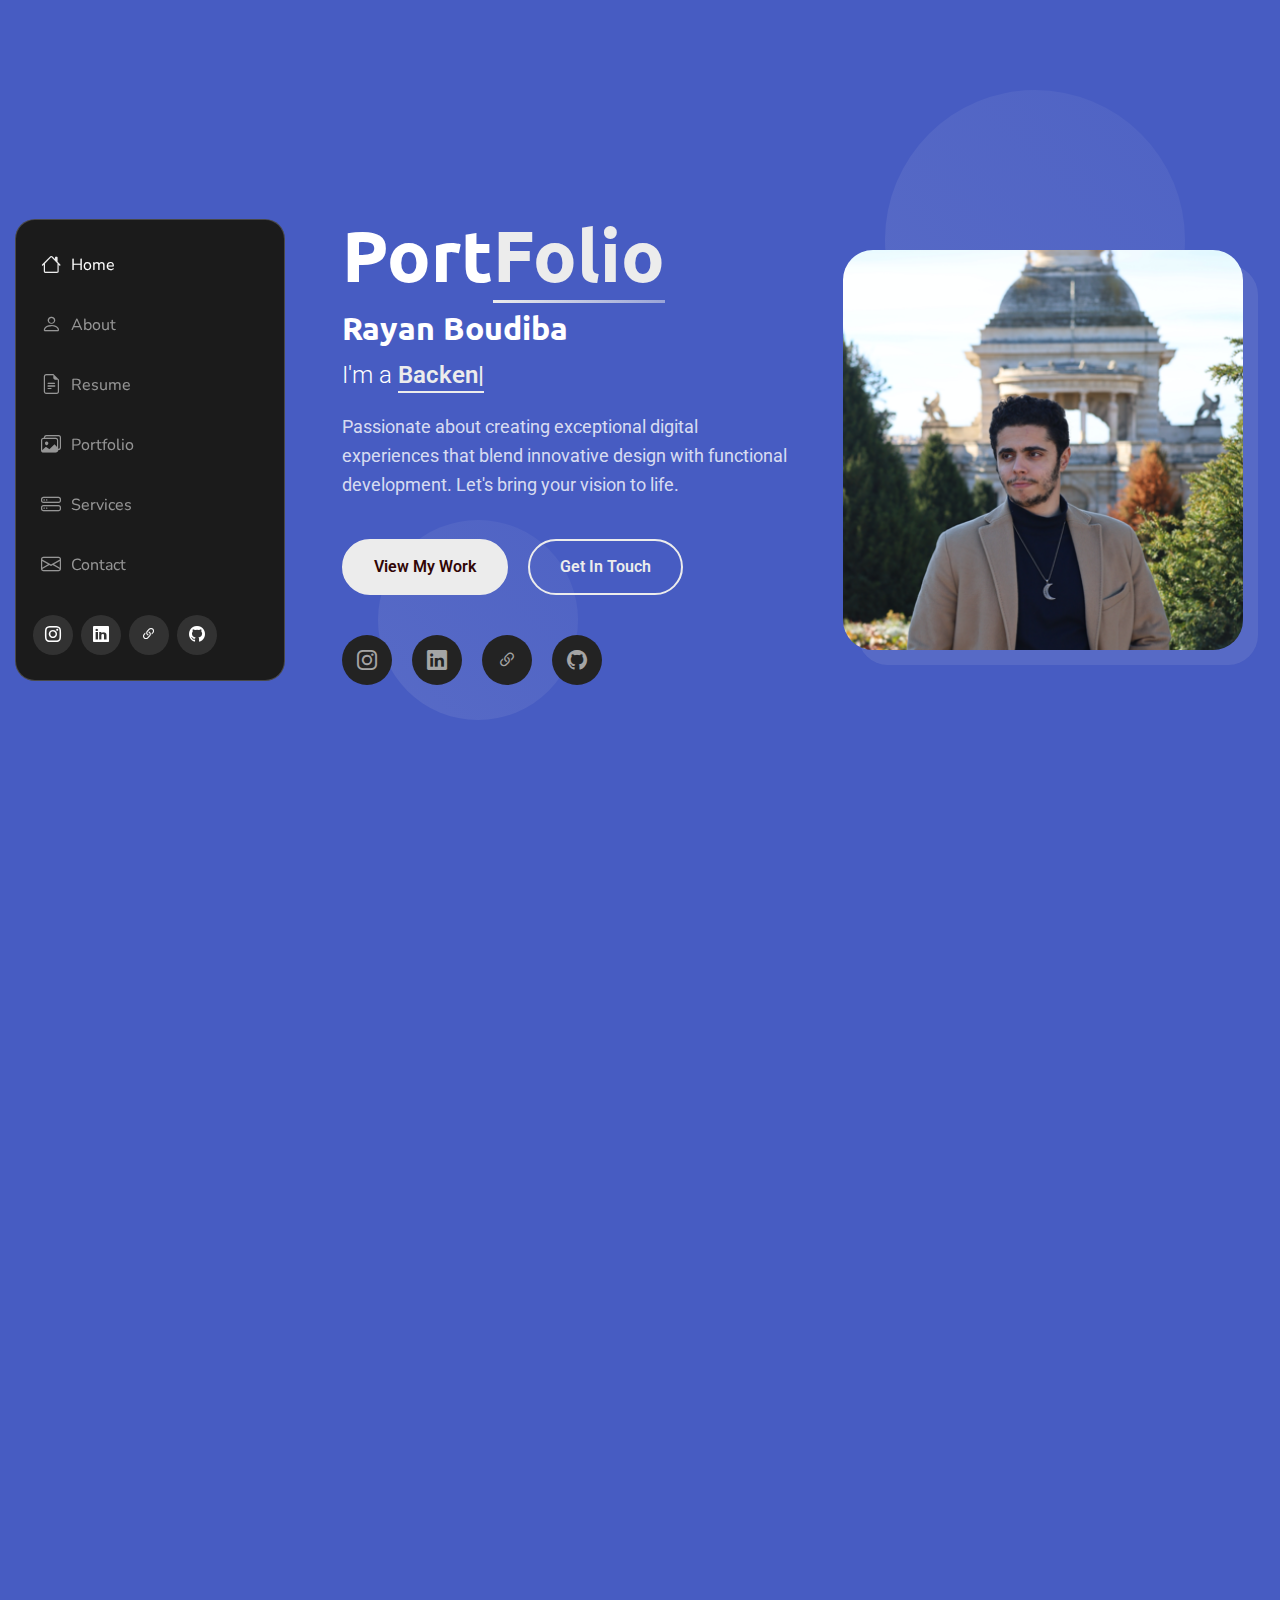
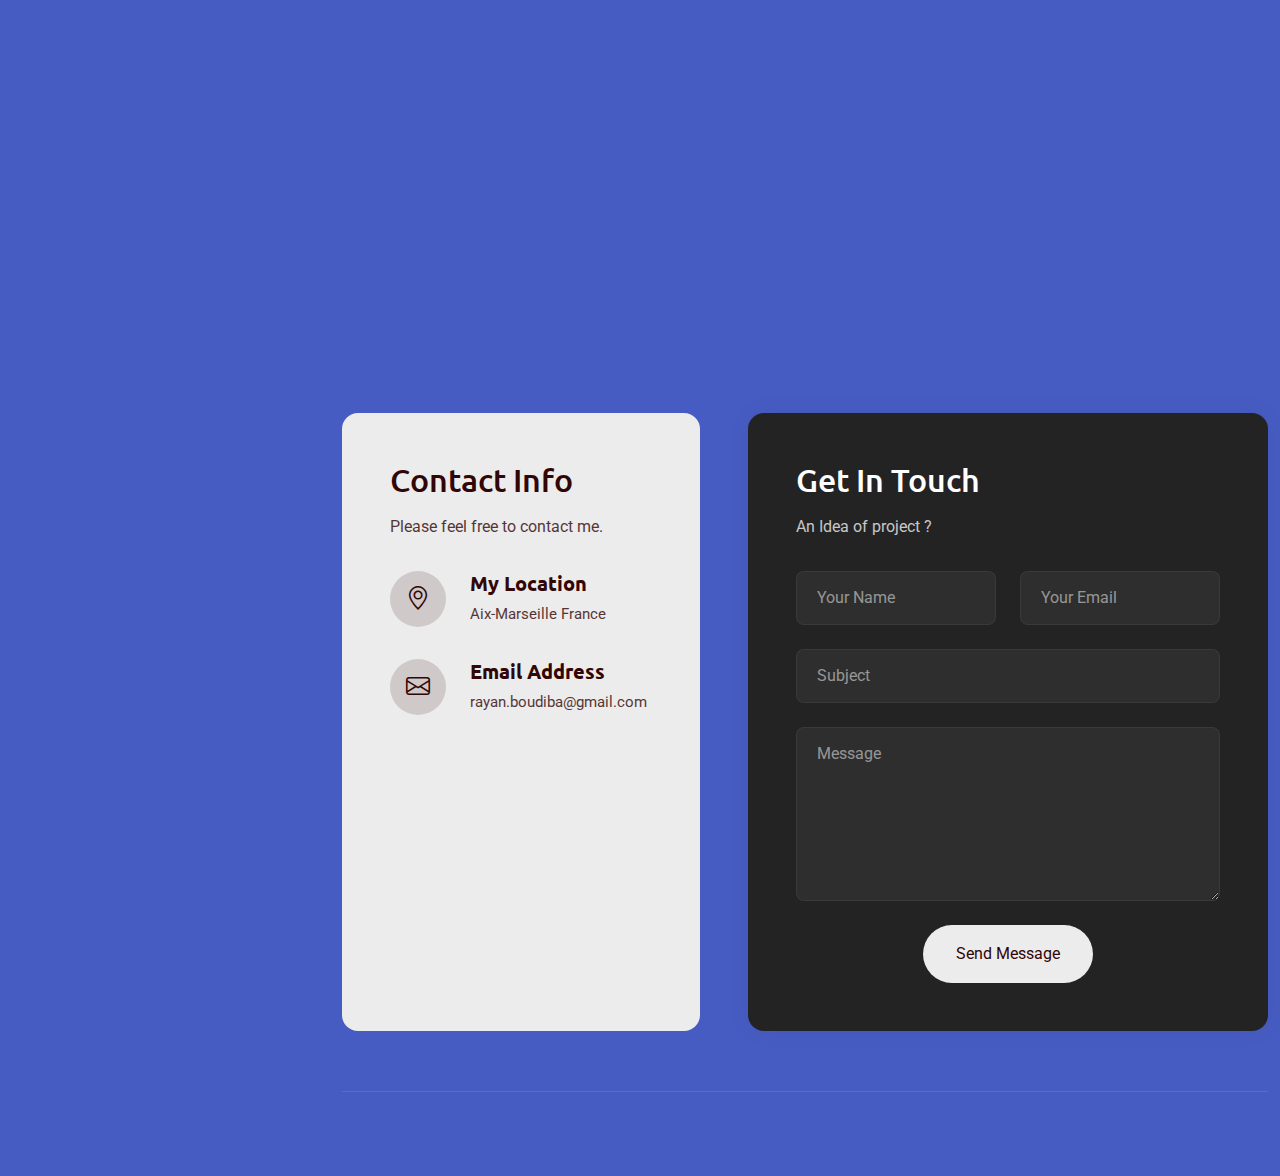
<file: index.html>
<!DOCTYPE html>
<html lang="en">

<head>
  <meta charset="utf-8">
  <meta content="width=device-width, initial-scale=1.0" name="viewport">
  <title>Portfolio</title>
  <meta name="description" content="">
  <meta name="keywords" content="">
  <!-- Google Tag Manager -->
  <script>(function(w,d,s,l,i){w[l]=w[l]||[];w[l].push({'gtm.start':
    new Date().getTime(),event:'gtm.js'});var f=d.getElementsByTagName(s)[0],
    j=d.createElement(s),dl=l!='dataLayer'?'&l='+l:'';j.async=true;j.src=
    'https://www.googletagmanager.com/gtm.js?id='+i+dl;f.parentNode.insertBefore(j,f);
    })(window,document,'script','dataLayer','GTM-NFJWP9KP');</script>
  <!-- End Google Tag Manager -->
  <!-- Favicons -->


  <!-- Fonts -->
  <link href="https://fonts.googleapis.com" rel="preconnect">
  <link href="https://fonts.gstatic.com" rel="preconnect" crossorigin>
  <link href="https://fonts.googleapis.com/css2?family=Roboto:ital,wght@0,100;0,300;0,400;0,500;0,700;0,900;1,100;1,300;1,400;1,500;1,700;1,900&family=Ubuntu:ital,wght@0,300;0,400;0,500;0,700;1,300;1,400;1,500;1,700&family=Nunito:ital,wght@0,200;0,300;0,400;0,500;0,600;0,700;0,800;0,900;1,200;1,300;1,400;1,500;1,600;1,700;1,800;1,900&display=swap" rel="stylesheet">

  <!-- Vendor CSS Files -->
  <link href="assets/vendor/bootstrap/css/bootstrap.min.css" rel="stylesheet">
  <link href="assets/vendor/bootstrap-icons/bootstrap-icons.css" rel="stylesheet">
  <link href="assets/vendor/aos/aos.css" rel="stylesheet">
  <link href="assets/vendor/glightbox/css/glightbox.min.css" rel="stylesheet">
  <link href="assets/vendor/swiper/swiper-bundle.min.css" rel="stylesheet">

  <!-- Main CSS File -->
  <link href="assets/css/main.css" rel="stylesheet">

  <!-- =======================================================
  * Template Name: SnapFolio
  * Template URL: https://bootstrapmade.com/snapfolio-bootstrap-portfolio-template/
  * Updated: Jul 21 2025 with Bootstrap v5.3.7
  * Author: BootstrapMade.com
  * License: https://bootstrapmade.com/license/
  ======================================================== -->
</head>

<body class="index-page">

  <!-- Google Tag Manager (noscript) -->
  <noscript><iframe src="https://www.googletagmanager.com/ns.html?id=GTM-NFJWP9KP"
  height="0" width="0" style="display:none;visibility:hidden"></iframe></noscript>
  <!-- End Google Tag Manager (noscript) -->

  <header id="header" class="header dark-background d-flex flex-column justify-content-center">
    <i class="header-toggle d-xl-none bi bi-list"></i>

    <div class="header-container d-flex flex-column align-items-start">
      <nav id="navmenu" class="navmenu">
        <ul>
          <li><a href="#hero" class="active"><i class="bi bi-house navicon"></i>Home</a></li>
          <li><a href="#about"><i class="bi bi-person navicon"></i> About</a></li>
          <li><a href="#resume"><i class="bi bi-file-earmark-text navicon"></i> Resume</a></li>
          <li><a href="#portfolio"><i class="bi bi-images navicon"></i> Portfolio</a></li>
          <li><a href="#services"><i class="bi bi-hdd-stack navicon"></i> Services</a></li>
          
          <li><a href="#contact"><i class="bi bi-envelope navicon"></i> Contact</a></li>
        </ul>
      </nav>

      <div class="social-links text-center">
        <a href="https://www.instagram.com/bdb_rayan/?__d=1%2F" class="instagram" target="_blank" rel="noopener noreferrer"><i class="bi bi-instagram"></i></a>
        <a href="https://www.linkedin.com/in/rayan-boudiba-23727b27a/" class="linkedin" target="_blank" rel="noopener noreferrer"><i class="bi bi-linkedin"></i></a>
        <a href="https://linktr.ee/rayan_bdb" target="_blank" class="linktree" rel="noopener noreferrer"><i class="bi bi-link-45deg"></i></a>
        <a href="https://github.com/Nayarjay" target="_blank" rel="noopener noreferrer"><i class="bi bi-github"></i></a>
      </div>

    </div>

  </header>

  <main class="main">

    <!-- Hero Section -->
    <section id="hero" class="hero section">

      <div class="background-elements">
        <div class="bg-circle circle-1"></div>
        <div class="bg-circle circle-2"></div>
      </div>

      <div class="hero-content">

        <div class="container">
          <div class="row align-items-center">

            <div class="col-lg-6" data-aos="fade-right" data-aos-delay="100">
              <div class="hero-text">
                <h1>Port<span class="accent-text">Folio</span></h1>
                <h2>Rayan Boudiba</h2>
                <p class="lead">I'm a <span class="typed" data-typed-items="Backend Developer, Web Developer, IT Support,Product Owner, Game Developer/Designer"></span></p>
                <p class="description">Passionate about creating exceptional digital experiences that blend innovative design with functional development. Let's bring your vision to life.</p>

                <div class="hero-actions">
                  <a href="#portfolio" class="btn btn-primary">View My Work</a>
                  <a href="#contact" class="btn btn-outline">Get In Touch</a>
                </div>

                <div class="social-links">
                  <a href="https://www.instagram.com/bdb_rayan/?__d=1%2F" class="instagram" target="_blank" rel="noopener noreferrer"><i class="bi bi-instagram"></i></a>
                  <a href="https://www.linkedin.com/in/rayan-boudiba-23727b27a/" class="linkedin" target="_blank" rel="noopener noreferrer"><i class="bi bi-linkedin"></i></a>
                  <a href="https://linktr.ee/rayan_bdb" target="_blank" class="linktree" rel="noopener noreferrer"><i class="bi bi-link-45deg"></i></a>
                  <a href="https://github.com/Nayarjay" target="_blank" rel="noopener noreferrer"><i class="bi bi-github"></i></a>
                </div>
              </div>
            </div>

            <div class="col-lg-6" data-aos="fade-left" data-aos-delay="200">
              <div class="hero-visual">
                <div class="profile-container">
                  <div class="profile-background"></div>
                  <img src="assets/img/profile/profile-2.PNG" alt="Rayan Boudiba" class="profile-image">
                </div>
              </div>
            </div>

          </div>
        </div>
      </div>

    </section><!-- /Hero Section -->

    <!-- About Section -->
    <section id="about" class="about section">

      <div class="container" data-aos="fade-up" data-aos-delay="100">

        <div class="row">
          <div class="col-lg-5" data-aos="zoom-in" data-aos-delay="200">
            <div class="profile-card">
              <div class="profile-header">
                <div class="profile-image">
                  <img src="assets/img/profile/image_profil.jpg" alt="Profile Image" class="img-fluid">
                </div>
                <div class="profile-badge">
                  <i class="bi bi-check-circle-fill"></i>
                </div>
              </div>

              <div class="profile-content">
                <h3>Rayan Boudiba</h3>
                <p class="profession">Full Stack Developer</p>

                <div class="contact-links">
                  <a href="mailto:marcus@example.com" class="contact-item"><i class="bi bi-envelope"></i> rayan.boudiba@gmail.com</a>
                  <a href="https://www.linkedin.com/in/rayan-boudiba-23727b27a/" class="contact-item" target="_blank" rel="noopener noreferrer"><i class="bi bi-linkedin"></i> linkedin</a>
                  <a href="#" class="contact-item"><i class="bi bi-geo-alt"></i> France : Aix en Provence | Marseille</a>
                </div>
              </div>
            </div>
          </div>

          <div class="col-lg-7" data-aos="fade-left" data-aos-delay="300">
            <div class="about-content">
              <div class="section-header">
                <span class="badge-text">Get to Know Me</span>
                <h2>Passionate About Creating Digital Experiences</h2>
              </div>

              <div class="description">
                <p>Hi Nerd, I'm Rayan Boudiba, a software engineer. I develop several personal projects alongside my professional career. I have skills in various areas of IT and am a bit of a jack-of-all-trades. I have a keen appetite for self-learning, am quite versatile, and can adapt to many digital and development environments.</p>

                <p>I am also involved in an association related to the field of video games, an association that I founded myself with the aim of combining art and IT.</p>
              </div>

              <div class="stats-grid">
                <div class="stat-item">
                  <div class="stat-number">22+</div>
                  <div class="stat-label">Projects Completed</div>
                </div>
                <div class="stat-item">
                  <div class="stat-number">1.5</div>
                  <div class="stat-label">Years Experience</div>
                </div>
                <div class="stat-item">
                  <div class="stat-number">98%</div>
                  <div class="stat-label">Client Satisfaction</div>
                </div>
              </div>

              <div class="details-grid">
                <div class="detail-row">
                  <div class="detail-item">
                    <span class="detail-label">Specialization</span>
                    <span class="detail-value">Back-end &amp; Development</span>
                  </div>
                  <div class="detail-item">
                    <span class="detail-label">Experience Level</span>
                    <span class="detail-value">Developer Professional</span>
                  </div>
                </div>
                <div class="detail-row">
                  <div class="detail-item">
                    <span class="detail-label">Education</span>
                    <span class="detail-value">Computer Science, MIAGE</span>
                  </div>
                  <div class="detail-item">
                    <span class="detail-label">Languages</span>
                    <span class="detail-value">English, French</span>
                  </div>
                </div>
              </div>

              <div class="cta-section">
                <a href="assets/files/CV_Rayan_Boudiba.pdf" class="btn btn-primary" download>
                  <i class="bi bi-download"></i>
                  Download Resume
                </a>
                <a href="#contact" class="btn btn-outline">
                  <i class="bi bi-chat-dots"></i>
                  Let's Talk
                </a>
              </div>
            </div>
          </div>
        </div>

      </div>

    </section><!-- /About Section -->

    <!-- Stats Section -->
    <section id="stats" class="stats section light-background">

      <div class="container" data-aos="fade-up" data-aos-delay="100">

        <div class="row justify-content-center">
          <div class="col-lg-10">
            <div class="stats-wrapper">
              <div class="stats-item" data-aos="zoom-in" data-aos-delay="150">
                <div class="icon-wrapper">
                  <i class="bi bi-emoji-smile"></i>
                </div>
                <span data-purecounter-start="0" data-purecounter-end="600" data-purecounter-duration="1" class="purecounter"></span>
                <p>Users</p>
              </div><!-- End Stats Item -->

              <div class="stats-item" data-aos="zoom-in" data-aos-delay="200">
                <div class="icon-wrapper">
                  <i class="bi bi-journal-richtext"></i>
                </div>
                <span data-purecounter-start="0" data-purecounter-end="22" data-purecounter-duration="1" class="purecounter"></span>
                <p>Projects</p>
              </div><!-- End Stats Item -->

              <div class="stats-item" data-aos="zoom-in" data-aos-delay="250">
                <div class="icon-wrapper">
                  <i class="bi bi-headset"></i>
                </div>
                <span data-purecounter-start="0" data-purecounter-end="50" data-purecounter-duration="1" class="purecounter"></span>
                <p>Hours Of Support</p>
              </div><!-- End Stats Item -->

              <div class="stats-item" data-aos="zoom-in" data-aos-delay="300">
                <div class="icon-wrapper">
                  <i class="bi bi-people"></i>
                </div>
                <span data-purecounter-start="0" data-purecounter-end="48" data-purecounter-duration="1" class="purecounter"></span>
                <p>Collaborators</p>
              </div><!-- End Stats Item -->
            </div>
          </div>
        </div>

      </div>

    </section><!-- /Stats Section -->

    <!-- Skills Section -->
    <section id="skills" class="skills section">

      <!-- Section Title -->
      <div class="container section-title" data-aos="fade-up">
        <h2>Skills</h2>
        
      </div><!-- End Section Title -->

      <div class="container" data-aos="fade-up" data-aos-delay="100">

        <div class="row">
          <div class="col-lg-6">
            <div class="skills-category" data-aos="fade-up" data-aos-delay="200">
              <h3>Front-end Development</h3>
              <div class="skills-animation">
                <div class="skill-item">
                  <div class="d-flex justify-content-between align-items-center">
                    <h4>HTML/CSS</h4>
                    <span class="skill-percentage">95%</span>
                  </div>
                  <div class="progress">
                    <div class="progress-bar" role="progressbar" aria-valuenow="95" aria-valuemin="0" aria-valuemax="100"></div>
                  </div>
                  <div class="skill-tooltip">Expert level knowledge of semantic HTML5 and modern CSS3 techniques</div>
                </div>

                <div class="skill-item">
                  <div class="d-flex justify-content-between align-items-center">
                    <h4>JavaScript</h4>
                    <span class="skill-percentage">85%</span>
                  </div>
                  <div class="progress">
                    <div class="progress-bar" role="progressbar" aria-valuenow="85" aria-valuemin="0" aria-valuemax="100"></div>
                  </div>
                  <div class="skill-tooltip">Strong proficiency in ES6+, DOM manipulation, and modern frameworks</div>
                </div>

                <div class="skill-item">
                  <div class="d-flex justify-content-between align-items-center">
                    <h4>React</h4>
                    <span class="skill-percentage">50%</span>
                  </div>
                  <div class="progress">
                    <div class="progress-bar" role="progressbar" aria-valuenow="50" aria-valuemin="0" aria-valuemax="100"></div>
                  </div>
                  <div class="skill-tooltip">Experience with React hooks, state management, and component architecture</div>
                </div>
              </div>
            </div><!-- End Frontend Skills -->
          </div>

          <div class="col-lg-6">
            <div class="skills-category" data-aos="fade-up" data-aos-delay="300">
              <h3>Back-end Development</h3>
              <div class="skills-animation">
                <div class="skill-item">
                  <div class="d-flex justify-content-between align-items-center">
                    <h4>Node.js / Apache</h4>
                    <span class="skill-percentage">80%</span>
                  </div>
                  <div class="progress">
                    <div class="progress-bar" role="progressbar" aria-valuenow="75" aria-valuemin="0" aria-valuemax="100"></div>
                  </div>
                  <div class="skill-tooltip">Server-side JavaScript/Perl/Java development with Express/CGI and REST APIs</div>
                </div>

                <div class="skill-item">
                  <div class="d-flex justify-content-between align-items-center">
                    <h4>Java/C#/Perl</h4>
                    <span class="skill-percentage">70%</span>
                  </div>
                  <div class="progress">
                    <div class="progress-bar" role="progressbar" aria-valuenow="70" aria-valuemin="0" aria-valuemax="100"></div>
                  </div>
                  <div class="skill-tooltip">Backend development</div>
                </div>

                <div class="skill-item">
                  <div class="d-flex justify-content-between align-items-center">
                    <h4>SQL</h4>
                    <span class="skill-percentage">80%</span>
                  </div>
                  <div class="progress">
                    <div class="progress-bar" role="progressbar" aria-valuenow="65" aria-valuemin="0" aria-valuemax="100"></div>
                  </div>
                  <div class="skill-tooltip">Database design, optimization, and complex queries</div>
                </div>
              </div>
            </div><!-- End Backend Skills -->
          </div>
        </div>

      </div>

    </section><!-- /Skills Section -->

    <!-- Resume Section -->
    <section id="resume" class="resume section">

      <!-- Section Title -->
      <div class="container section-title" data-aos="fade-up">
        <h2>Resume</h2>
        <p>Seeking permanent position as Developer - Project Manager Available from September 2026</p>
      </div><!-- End Section Title -->

      <div class="container" data-aos="fade-up" data-aos-delay="100">

        <div class="row gy-4">
          <!-- Left column with summary and contact -->
          <div class="col-lg-4">
            <div class="resume-side" data-aos="fade-right" data-aos-delay="100">
              <div class="profile-img mb-4">
                <img src="assets/img/profile/profile-2.PNG" alt="Profile" class="img-fluid rounded">
              </div>

              <h3>Professional Summary</h3>
              <p>Hello, I am a full-stack developer available from September 2026. I have experience in both front-end and back-end development and am an expert in information systems management. I have held roles as a full-stack developer, co-founder and quality manager. I have a Master's degree in Computer Science and Management (MIAGE) from the University of Aix-Marseille.</p>

              <h3 class="mt-4">Contact Information</h3>
              <ul class="contact-info list-unstyled">
                <li><i class="bi bi-geo-alt"></i> Aix Marseille France</li>
                <li><i class="bi bi-envelope"></i> rayan.boudiba@gmail.com</li>
                <li><a href="https://www.linkedin.com/in/rayan-boudiba-23727b27a/"><i class="bi bi-linkedin"> Rayan Boudiba </i> </a></li>
              </ul>

              <div class="skills-animation mt-4">
                <h3>Technical Skills</h3>
                <div class="skill-item">
                  <div class="d-flex justify-content-between">
                    <span>Web Development</span>
                    <span>95%</span>
                  </div>
                  <div class="progress">
                    <div class="progress-bar" role="progressbar" aria-valuenow="95" aria-valuemin="0" aria-valuemax="100"></div>
                  </div>
                </div>

                <div class="skill-item">
                  <div class="d-flex justify-content-between">
                    <span>System and network administration</span>
                    <span>70%</span>
                  </div>
                  <div class="progress">
                    <div class="progress-bar" role="progressbar" aria-valuenow="85" aria-valuemin="0" aria-valuemax="100"></div>
                  </div>
                </div>

                <div class="skill-item">
                  <div class="d-flex justify-content-between">
                    <span>Backend Architecture</span>
                    <span>80%</span>
                  </div>
                  <div class="progress">
                    <div class="progress-bar" role="progressbar" aria-valuenow="70" aria-valuemin="0" aria-valuemax="100"></div>
                  </div>
                </div>

                <div class="skill-item">
                  <div class="d-flex justify-content-between">
                    <span>Project Management</span>
                    <span>80%</span>
                  </div>
                  <div class="progress">
                    <div class="progress-bar" role="progressbar" aria-valuenow="80" aria-valuemin="0" aria-valuemax="100"></div>
                  </div>
                </div>
              </div>
            </div>
          </div>

          <!-- Right column with experience and education -->
          <div class="col-lg-8 ps-4 ps-lg-5">
            <!-- Experience Section -->
            <div class="resume-section" data-aos="fade-up">
              <h3><i class="bi bi-briefcase me-2"></i>Professional Experience</h3>

              <div class="resume-item">
                <h4>Software Engineer</h4>
                <h5>2024 - Present</h5>
                <p class="company">
                  <i class="bi bi-building"></i> Free Telecom
                  <a href="https://portail.free.fr/" target="_blank" rel="noopener noreferrer" title="Site web Free Telecom" style="margin-left:8px;">
                    <i class="bi bi-globe"></i>
                  </a>
                </p>
                <ul>
                  <li>Development of web monitoring software</li>
                  <li>Database monitoring, API calls and detection of suspicious IP addresses</li>
                  <li>Monitoring of asynchronous processing with real-time and historical display</li>
                  <li>Implementation of a GitLab production pipeline</li>
                  <li>Training and support for Git/GitLab change management</li>
                  <li>Branch and merge management for the team</li>
                  <li>API documentation with Swagger API</li>
                </ul>
              </div>

              <div class="resume-item">
                <h4>CTO & Founder</h4>
                <h5>2025 - Present</h5>
                <p class="company">
                  <i class="bi bi-building"></i> Homies Company
                  <a href="https://homiescompany.eu/" target="_blank" rel="noopener noreferrer" title="Site web Homies Company" style="margin-left:8px;">
                    <i class="bi bi-globe"></i>
                  </a>
                </p>
                <ul>
                  <li>Digital strategy management</li>
                  <li>Supervision of the technical team</li>
                  <li>Design and management of digital tools</li>
                  <li>DNS management and supervision of email services</li>
                  <li>Video game development</li>
                  <li>Branch and merge management for the team</li>
                  <li>Technological support for the 22 member centres</li>
                </ul>
              </div>

              <div class="resume-item">
                <h4>Quality Manager</h4>
                <h5>2024 - 2026</h5>
                <p class="company">
                  <i class="bi bi-building"></i> JMC AM
                  <a href="https://jmc-aixmarseille.fr/" target="_blank" rel="noopener noreferrer" title="Site web JMC AM" style="margin-left:8px;">
                    <i class="bi bi-globe"></i>
                  </a>
                </p>
                <ul>
                  <li>Monitoring KPIs</li>
                  <li>Contributing to the overall strategy</li>
                  <li>Representing the company at CNJE events</li>
                  <li>Quality control for divisions</li>
                  <li>Contributing to customer relations for studies</li>
                  <li>Monitoring specifications and invoices</li>
                </ul>
              </div>

              <div class="resume-item">
                <h4>President</h4>
                <h5>2023 - 2025</h5>
                <p class="company">
                  <i class="bi bi-building"></i> Miage+
                  <a href="https://miage-plus.com/" target="_blank" rel="noopener noreferrer" title="Site web Miage+" style="margin-left:8px;">
                    <i class="bi bi-globe"></i>
                  </a>
                </p>
                <ul>
                  <li>External and public representation</li>
                  <li>Coordination of divisions</li>
                  <li>Facilitation of meetings</li>
                  <li>Definition of strategy</li>
                  <li>Organisation of a business forum for 26 companies</li>
                  <li>Supervision of the management of a team of 12 members</li>
                </ul>
              </div>
            </div>

            <!-- Education Section -->
            <div class="resume-section" data-aos="fade-up" data-aos-delay="100">
              <h3><i class="bi bi-mortarboard me-2"></i>Education</h3>

              <div class="resume-item">
                <h4>Master of Computer Science & management (MIAGE)</h4>
                <h5>2024 - 2026</h5>
                <p class="company"><i class="bi bi-building"></i> Aix Marseille University</p>
                <p>Specialized in software development and management of information systems.</p>
              </div>

              <div class="resume-item">
                <h4>Bachelor of Computer science & management (MIAGE) </h4>
                <h5>2019 - 2023</h5>
                <p class="company"><i class="bi bi-building"></i> Aix Marseille University</p>
                <p>Specialized in software development and management of information systems.</p>
              </div>
            </div>

           
          </div>
        </div>

      </div>

    </section><!-- /Resume Section -->

    <!-- Portfolio Section -->
    <section id="portfolio" class="portfolio section">

      <!-- Section Title -->
      <div class="container section-title" data-aos="fade-up">
        <h2>Portfolio</h2>
        <p>Below you will find a complete library of my IT  <strong>publics</strong> projects with a clickable link to test them online.</p>
      </div><!-- End Section Title -->

      <div class="container" data-aos="fade-up" data-aos-delay="100">

        <div class="isotope-layout" data-default-filter="*" data-layout="masonry" data-sort="original-order">

          <div class="row">
            <div class="col-lg-3 filter-sidebar">
              <div class="filters-wrapper" data-aos="fade-right" data-aos-delay="150">
                <ul class="portfolio-filters isotope-filters">
                  <li data-filter="*" class="filter-active">All Projects</li>
                  <li data-filter=".filter-photography">Game</li>
                  <li data-filter=".filter-design">Website</li>
                </ul>
              </div>
            </div>

            <div class="col-lg-9">
              <div class="row gy-4 portfolio-container isotope-container" data-aos="fade-up" data-aos-delay="200">

                <div class="col-lg-6 col-md-6 portfolio-item isotope-item filter-photography">
                  <div class="portfolio-wrap">
                    <img src="assets/img/portfolio/Astral Ascent.png" class="img-fluid" alt="Portfolio Image" loading="lazy">
                    <div class="portfolio-info">
                      <div class="content">
                        <span class="category">Game</span>
                        <h4>Astral Ascent</h4>
                        <div class="portfolio-links">
                        
                          <a href="https://nayarjay.itch.io/astral-ascent" title="More Details" target="_blank" rel="noopener noreferrer"><i class="bi bi-arrow-right"></i></a>
                        </div>
                      </div>
                    </div>
                  </div>
                </div><!-- End Portfolio Item -->

                <div class="col-lg-6 col-md-6 portfolio-item isotope-item filter-photography">
                  <div class="portfolio-wrap">
                    <img src="assets/img/portfolio/Catrepide.png" class="img-fluid" alt="Portfolio Image" loading="lazy">
                    <div class="portfolio-info">
                      <div class="content">
                        <span class="category">Game</span>
                        <h4>Catrepide</h4>
                        <div class="portfolio-links">
                        
                          <a href="https://nayarjay.itch.io/catrepide" title="More Details" target="_blank" rel="noopener noreferrer"><i class="bi bi-arrow-right"></i></a>
                        </div>
                      </div>
                    </div>
                  </div>
                </div><!-- End Portfolio Item -->
                <div class="col-lg-6 col-md-6 portfolio-item isotope-item filter-photography">
                  <div class="portfolio-wrap">
                    <img src="assets/img/portfolio/neightmare.png" class="img-fluid" alt="Portfolio Image" loading="lazy">
                    <div class="portfolio-info">
                      <div class="content">
                        <span class="category">Game</span>
                        <h4>Neightmare</h4>
                        <div class="portfolio-links">
                         
                          <a href="https://nayarjay.itch.io/neightmare" title="More Details" target="_blank" rel="noopener noreferrer"><i class="bi bi-arrow-right"></i></a>
                        </div>
                      </div>
                    </div>
                  </div>
                </div><!-- End Portfolio Item -->
                <div class="col-lg-6 col-md-6 portfolio-item isotope-item filter-photography">
                  <div class="portfolio-wrap">
                    <img src="assets/img/portfolio/Suika.png" class="img-fluid" alt="Portfolio Image" loading="lazy">
                    <div class="portfolio-info">
                      <div class="content">
                        <span class="category">Game</span>
                        <h4>Suika</h4>
                        <div class="portfolio-links">
                         
                          <a href="https://nayarjay.itch.io/suika-miage" title="More Details" target="_blank" rel="noopener noreferrer"><i class="bi bi-arrow-right"></i></a>
                        </div>
                      </div>
                    </div>
                  </div>
                </div><!-- End Portfolio Item -->
                <div class="col-lg-6 col-md-6 portfolio-item isotope-item filter-design">
                  <div class="portfolio-wrap">
                    <img src="assets/img/portfolio/MiagePlusLogo-DfEu87QW.png" class="img-fluid" alt="Portfolio Image" loading="lazy">
                    <div class="portfolio-info">
                      <div class="content">
                        <span class="category">Website</span>
                        <h4>Miage+</h4>
                        <div class="portfolio-links">
              
                          <a href="https://miage-plus.com/" title="More Details" target="_blank" rel="noopener noreferrer"><i class="bi bi-arrow-right"></i></a>
                        </div>
                      </div>
                    </div>
                  </div>
                </div><!-- End Portfolio Item -->                
                <div class="col-lg-6 col-md-6 portfolio-item isotope-item filter-design">
                  <div class="portfolio-wrap">
                    <img src="assets/img/portfolio/Logo Kiddygame.png" class="img-fluid" alt="Portfolio Image" loading="lazy">
                    <div class="portfolio-info">
                      <div class="content">
                        <span class="category">Website</span>
                        <h4>Kiddygame</h4>
                        <div class="portfolio-links">
                          
                          <a href="https://kiddygame.onrender.com/" title="More Details" target="_blank" rel="noopener noreferrer"><i class="bi bi-arrow-right"></i></a>
                        </div>
                      </div>
                    </div>
                  </div>
                </div><!-- End Portfolio Item -->                 

              </div><!-- End Portfolio Container -->
            </div>
          </div>

        </div>

      </div>

    </section><!-- /Portfolio Section -->

    <!-- Services Section -->
    <section id="services" class="services section">

      <!-- Section Title -->
      <div class="container section-title" data-aos="fade-up">
        <h2>Services</h2>
        <p>The various services I offer </p>
      </div><!-- End Section Title -->

      <div class="container" data-aos="fade-up" data-aos-delay="100">

        <div class="service-header">
          <div class="row align-items-center">
            <div class="col-lg-8 col-md-12">
              <div class="service-intro">
                <h2 class="service-heading">
                  <div>Innovative IT services and </div>
                  <div><span>high-performance solutions</span></div>
                </h2>
              </div>
            </div>           
          </div>
        </div>

        <div class="row justify-content-center">
          <div class="col-lg-4 col-md-6" data-aos="fade-up" data-aos-delay="100">
            <div class="service-card position-relative z-1">
              <div class="service-icon">
                <i class="bi bi-window"></i> <!-- Web APP -->
              </div>
              <h3>Web APP</h3>
              <p>
                I develop <strong>complete web applications</strong>, combining modern and responsive interfaces (React, jQuery, Bootstrap), 
                high-performance and secure servers (Node.js, Apache), 
                and reliable and optimised data management (MySQL, PostgreSQL, Transact-SQL).
              </p>
            </div>
          </div>
          <div class="col-lg-4 col-md-6" data-aos="fade-up" data-aos-delay="200">
            <div class="service-card position-relative z-1">
              <div class="service-icon">
                <i class="bi bi-hdd-network"></i> <!-- System and network administration -->
              </div>
              <h3>System and network administration</h3>
              <p>
                I can administrate for <strong>system and network administration</strong>, 
                including managing servers running Debian and Ubuntu (GitLab, Apache, Node.js,WordPress), 
                and deploying <strong>Docker</strong> environments 
              </p>
            </div>
          </div>
          <div class="col-lg-4 col-md-6" data-aos="fade-up" data-aos-delay="300">
            <div class="service-card position-relative z-1">
              <div class="service-icon">
                <i class="bi bi-server"></i> <!-- Back-end Development -->
              </div>
              <h3>Back-end Development</h3>
              <p>
                I provide <strong>back-end development</strong> services, designing server-side libraries and scripts 
                using various languages such as Java, Perl, JavaScript, and C#. 
                I can easily adapt to new technologies and efficiently manage database integration, 
                including the use of indexes and SQL query optimization, 
                to ensure high performance and scalability.
              </p>
            </div>
          </div>
          <div class="col-lg-4 col-md-6" data-aos="fade-up" data-aos-delay="100">
            <div class="service-card position-relative z-1">
              <div class="service-icon">
                <i class="bi bi-controller"></i> <!-- Game Development -->
              </div>
              <h3>Game Development</h3>
              <p>
                I offer <strong>game development</strong> services, creating complete projects from A to Z.  
                I can design and build <strong>multiplatform games</strong> for PC, web browsers, and mobile devices, 
                efficiently integrating pre-made visual assets to deliver engaging and optimized experiences using Unity Engine wit C#.
              </p>
            </div>
          </div>
          <div class="col-lg-4 col-md-6" data-aos="fade-up" data-aos-delay="200">
            <div class="service-card position-relative z-1">
              <div class="service-icon">
                <i class="bi bi-person-badge"></i> <!-- Product Owner -->
              </div>
              <h3>Product Owner</h3>
              <p>
                As a <strong>Product Owner</strong>, I offer project management services with proven experience in both IT 
                and event projects, leading teams of up to 12 people.  
                I am skilled in using tools such as <strong>Redmine</strong> and <strong>ClickUp</strong>, as well as managing documentation 
                through <strong>Teams</strong> and <strong>Google Workspace</strong>.  
                My approach combines structured organization with adaptability to ensure projects are delivered efficiently 
                and meet business goals.
              </p>
            </div>
          </div>
          <div class="col-lg-4 col-md-6" data-aos="fade-up" data-aos-delay="300">
            <div class="service-card position-relative z-1">
              <div class="service-icon">
                <i class="bi bi-tools"></i> <!-- IT support and Formation -->
              </div>
              <h3>IT support and Formation</h3>
              <p>
                I provide <strong>IT support and training</strong> services, including the administration of email services through 
                <strong>Google Workspace</strong>, the deployment of <strong>CI/CD pipelines</strong> for websites, and the management 
                of <strong>GitLab repositories</strong>.  
                I also deliver hands-on training sessions on the effective use of <strong>Git</strong> and <strong>GitLab</strong>, 
                helping teams improve their development workflows.
              </p>
            </div>
          </div>
        </div>

      </div>

    </section><!-- /Services Section -->

 

    <!-- Contact Section -->
    <section id="contact" class="contact section">

      <!-- Section Title -->
      <div class="container section-title" data-aos="fade-up">
        <h2>Contact</h2>
        <p>Please feel free to contact me.</p>
      </div><!-- End Section Title -->

      <div class="container">

        <div class="row g-4 g-lg-5">
          <div class="col-lg-5">
            <div class="info-box">
              <h3>Contact Info</h3>
              <p>Please feel free to contact me.</p>

              <div class="info-item">
                <div class="icon-box">
                  <i class="bi bi-geo-alt"></i>
                </div>
                <div class="content">
                  <h4>My Location</h4>
                  <p>Aix-Marseille France</p>
                </div>
              </div>

            
              <div class="info-item">
                <div class="icon-box">
                  <i class="bi bi-envelope"></i>
                </div>
                <div class="content">
                  <h4>Email Address</h4>
                  <p>rayan.boudiba@gmail.com</p>
               
                </div>
              </div>
            </div>
          </div>

          <div class="col-lg-7">
            <div class="contact-form">
              <h3>Get In Touch</h3>
              <p>An Idea of project ? </p>

              <form id="contact-form" onsubmit="sendEmail(event)">
                <div class="row gy-4">

                  <div class="col-md-6">
                    <input type="text" name="name" class="form-control" placeholder="Your Name" required="">
                  </div>

                  <div class="col-md-6 ">
                    <input type="email" class="form-control" name="email" placeholder="Your Email" required="">
                  </div>

                  <div class="col-12">
                    <input type="text" class="form-control" name="subject" placeholder="Subject" required="">
                  </div>

                  <div class="col-12">
                    <textarea name="message" class="form-control" rows="6" placeholder="Message" required=""></textarea>
                  </div>

                  <div class="col-12 text-center">
                 

                    <button type="submit" class="btn">Send Message</button>
                  </div>

                </div>
              </form>

            </div>
          </div>

        </div>

      </div>

    </section><!-- /Contact Section -->

  </main>

  <footer id="footer" class="footer position-relative">

    <div class="container">
      <div class="copyright text-center ">
        <!--<p>© <span>Copyright</span> <strong class="px-1 sitename">iPortfolio</strong> <span>All Rights Reserved</span></p>-->
      </div>
      <div class="credits">
        <!-- All the links in the footer should remain intact. -->
        <!-- You can delete the links only if you've purchased the pro version. -->
        <!-- Licensing information: https://bootstrapmade.com/license/ -->
       
      </div>
    </div>

  </footer>

  <!-- Scroll Top -->
  <a href="#" id="scroll-top" class="scroll-top d-flex align-items-center justify-content-center"><i class="bi bi-arrow-up-short"></i></a>

  <!-- Preloader -->
  <div id="preloader"></div>

  <!-- Vendor JS Files -->
  <script src="assets/vendor/bootstrap/js/bootstrap.bundle.min.js"></script>
  <script src="assets/vendor/php-email-form/validate.js"></script>
  <script src="assets/vendor/aos/aos.js"></script>
  <script src="assets/vendor/typed.js/typed.umd.js"></script>
  <script src="assets/vendor/purecounter/purecounter_vanilla.js"></script>
  <script src="assets/vendor/waypoints/noframework.waypoints.js"></script>
  <script src="assets/vendor/isotope-layout/isotope.pkgd.min.js"></script>
  <script src="assets/vendor/imagesloaded/imagesloaded.pkgd.min.js"></script>
  <script src="assets/vendor/glightbox/js/glightbox.min.js"></script>
  <script src="assets/vendor/swiper/swiper-bundle.min.js"></script>
  <script src="https://cdn.emailjs.com/dist/email.min.js"></script>

  <!-- Main JS File -->
  <script src="assets/js/main.js"></script>
  <script>
  (function(){
    emailjs.init("L3l9ntp8mxPpTyE7N"); // Remplace par ton User ID EmailJS
  })();

  function showCustomFeedback(message, isSuccess = true) {
    // Supprime une ancienne popup si elle existe
    const oldPopup = document.getElementById('custom-feedback-popup');
    if (oldPopup) oldPopup.remove();

    // Crée la popup
    const popup = document.createElement('div');
    popup.id = 'custom-feedback-popup';
    popup.style.position = 'fixed';
    popup.style.top = '30px';
    popup.style.left = '50%';
    popup.style.transform = 'translateX(-50%)';
    popup.style.background = isSuccess ? '#00e676' : '#ff5252';
    popup.style.color = '#fff';
    popup.style.padding = '18px 32px';
    popup.style.borderRadius = '12px';
    popup.style.boxShadow = '0 4px 24px rgba(0,0,0,0.18)';
    popup.style.fontSize = '1.1rem';
    popup.style.zIndex = '9999';
    popup.style.display = 'flex';
    popup.style.alignItems = 'center';
    popup.style.gap = '12px';

    // Icône
    popup.innerHTML = isSuccess
      ? '<i class="bi bi-check-circle-fill" style="font-size:1.5em;"></i>'
      : '<i class="bi bi-x-circle-fill" style="font-size:1.5em;"></i>';
    popup.innerHTML += `<span>${message}</span>`;

    document.body.appendChild(popup);

    setTimeout(() => {
      popup.style.opacity = '0';
      setTimeout(() => popup.remove(), 400);
    }, 3000);
  }

  function sendEmail(e) {
    e.preventDefault();
    emailjs.sendForm('service_r6tuyvn', 'template_rb3pl9q', '#contact-form')
      .then(function() {
        showCustomFeedback('Your message has been sent successfully! 😊', true);
        document.getElementById('contact-form').reset();
      }, function(error) {
        showCustomFeedback('An error occurred. Please try again later.', false);
      });
  }
</script>
</body>

</html>
</file>
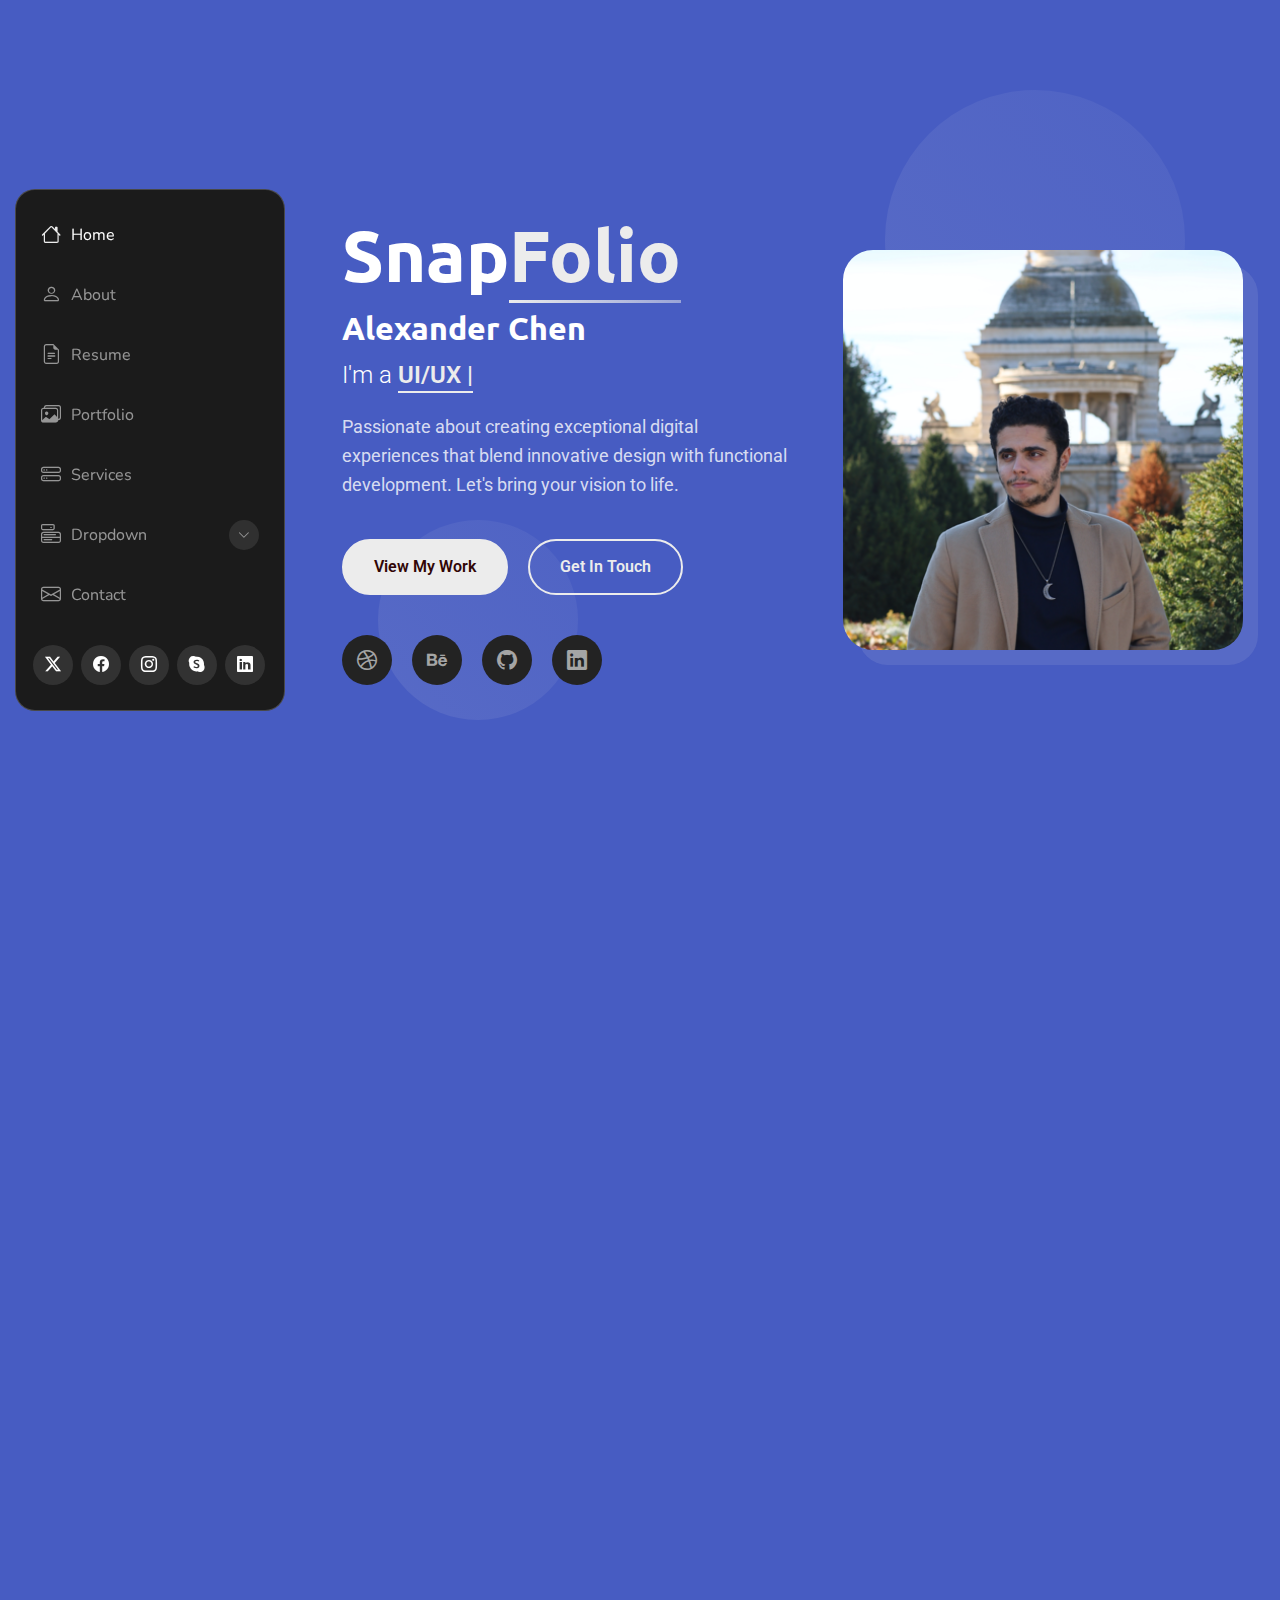
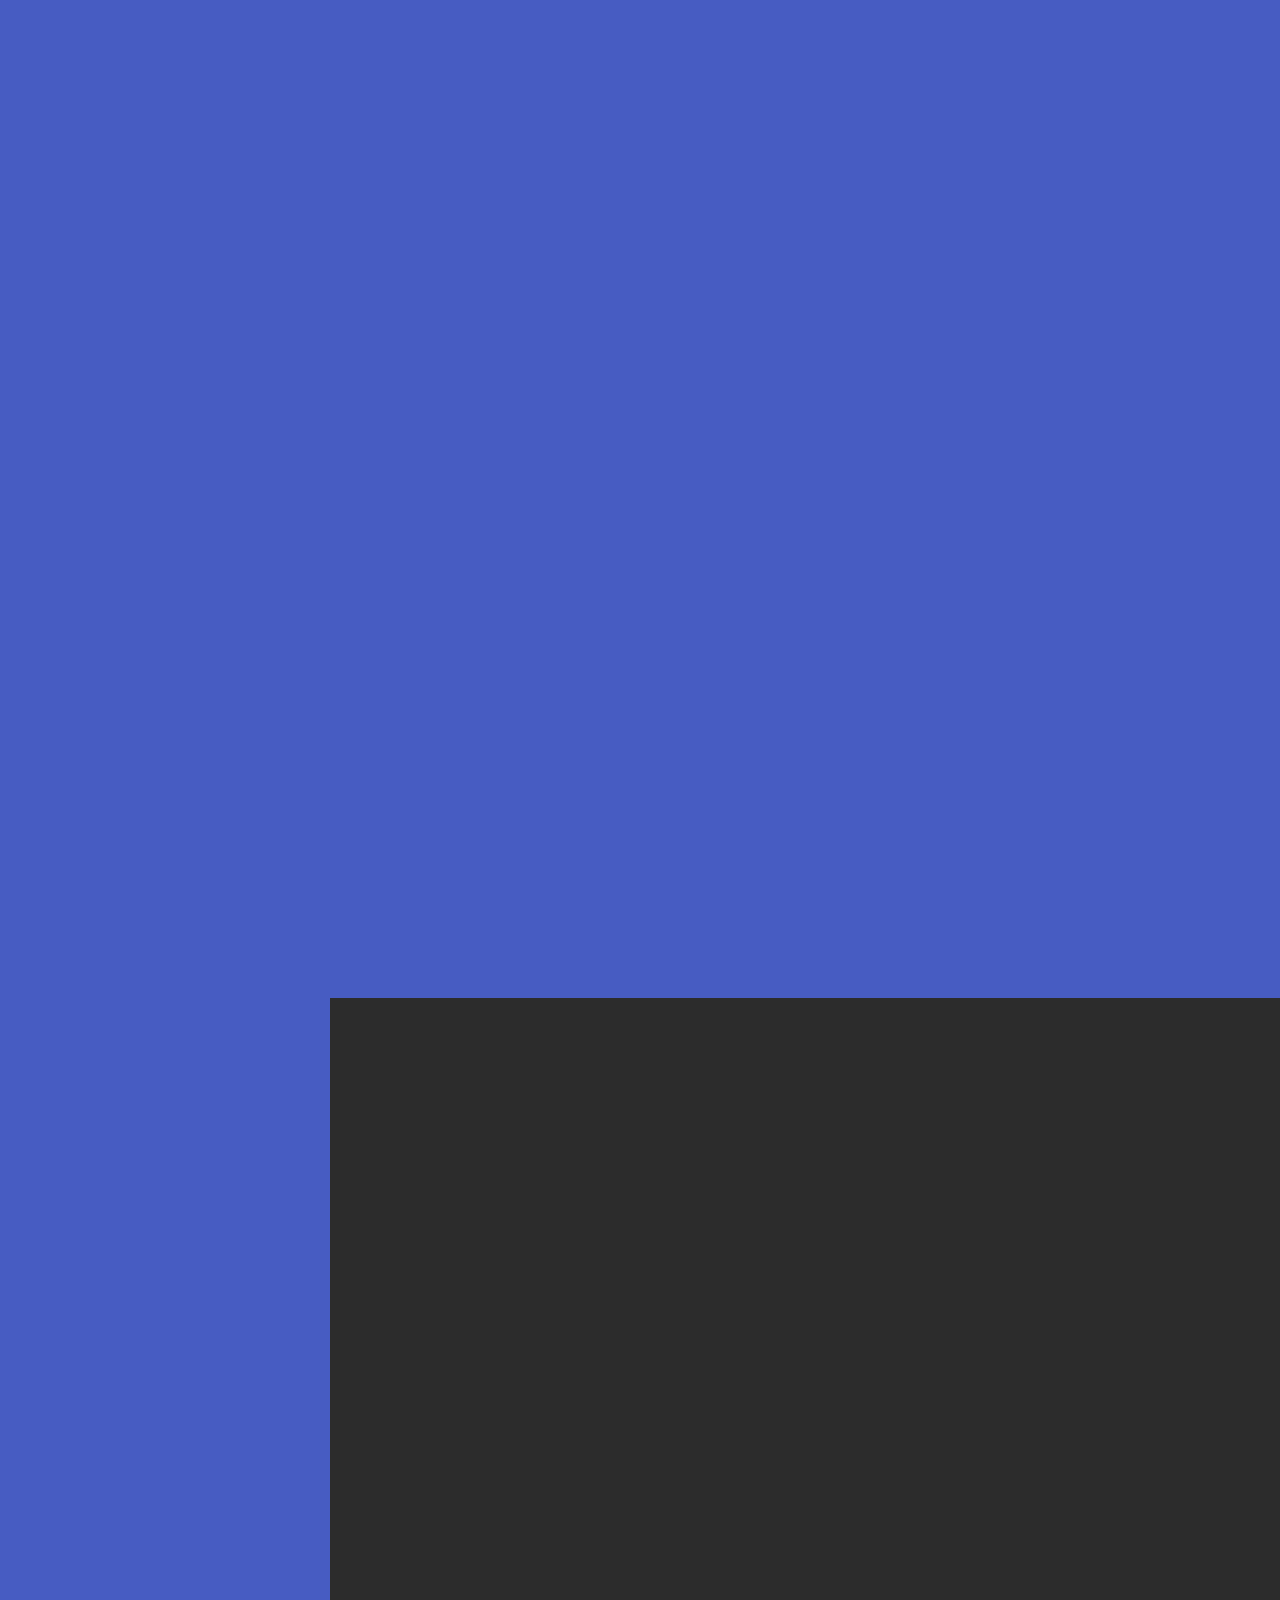
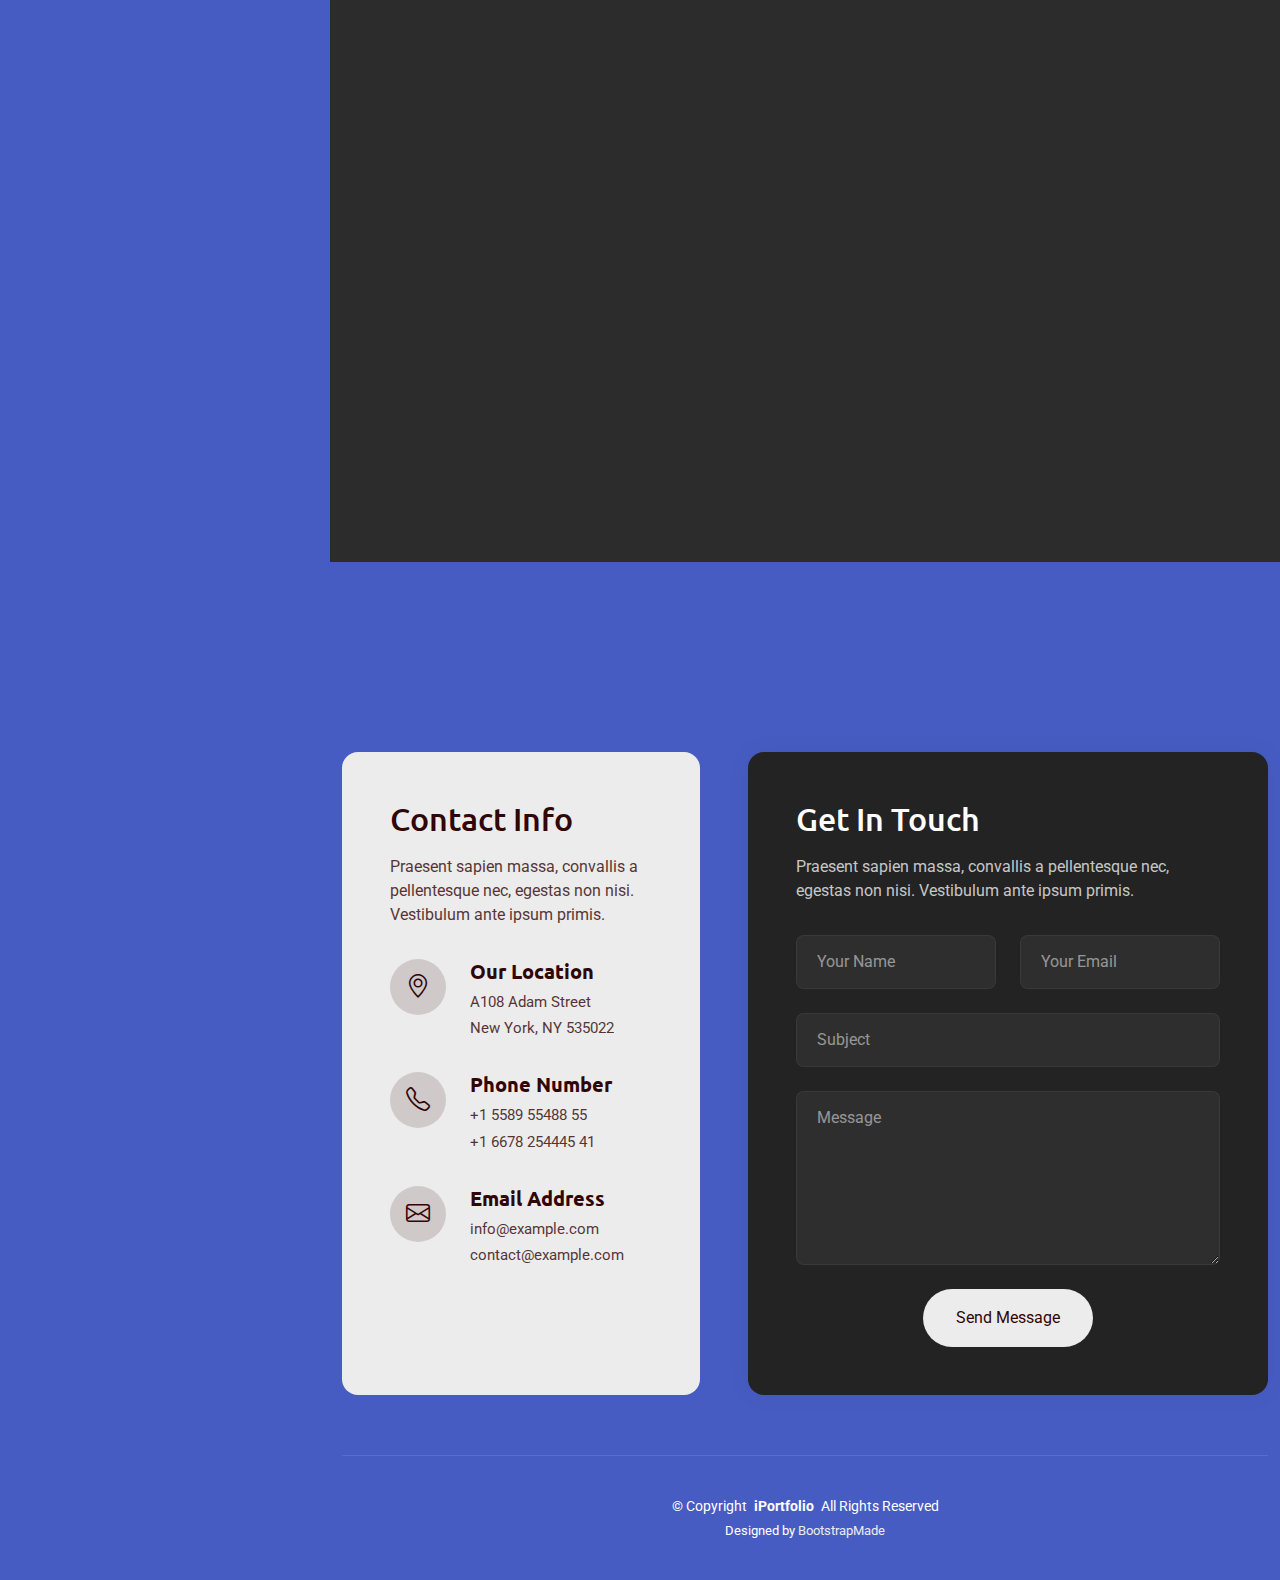
<file: Portfolio_web/index.html>
<!DOCTYPE html>
<html lang="en">

<head>
  <meta charset="utf-8">
  <meta content="width=device-width, initial-scale=1.0" name="viewport">
  <title>Index - SnapFolio Bootstrap Template</title>
  <meta name="description" content="">
  <meta name="keywords" content="">

  <!-- Favicons -->
  <link href="assets/img/favicon.png" rel="icon">
  <link href="assets/img/apple-touch-icon.png" rel="apple-touch-icon">

  <!-- Fonts -->
  <link href="https://fonts.googleapis.com" rel="preconnect">
  <link href="https://fonts.gstatic.com" rel="preconnect" crossorigin>
  <link href="https://fonts.googleapis.com/css2?family=Roboto:ital,wght@0,100;0,300;0,400;0,500;0,700;0,900;1,100;1,300;1,400;1,500;1,700;1,900&family=Ubuntu:ital,wght@0,300;0,400;0,500;0,700;1,300;1,400;1,500;1,700&family=Nunito:ital,wght@0,200;0,300;0,400;0,500;0,600;0,700;0,800;0,900;1,200;1,300;1,400;1,500;1,600;1,700;1,800;1,900&display=swap" rel="stylesheet">

  <!-- Vendor CSS Files -->
  <link href="assets/vendor/bootstrap/css/bootstrap.min.css" rel="stylesheet">
  <link href="assets/vendor/bootstrap-icons/bootstrap-icons.css" rel="stylesheet">
  <link href="assets/vendor/aos/aos.css" rel="stylesheet">
  <link href="assets/vendor/glightbox/css/glightbox.min.css" rel="stylesheet">
  <link href="assets/vendor/swiper/swiper-bundle.min.css" rel="stylesheet">

  <!-- Main CSS File -->
  <link href="assets/css/main.css" rel="stylesheet">

  <!-- =======================================================
  * Template Name: SnapFolio
  * Template URL: https://bootstrapmade.com/snapfolio-bootstrap-portfolio-template/
  * Updated: Jul 21 2025 with Bootstrap v5.3.7
  * Author: BootstrapMade.com
  * License: https://bootstrapmade.com/license/
  ======================================================== -->
</head>

<body class="index-page">

  <header id="header" class="header dark-background d-flex flex-column justify-content-center">
    <i class="header-toggle d-xl-none bi bi-list"></i>

    <div class="header-container d-flex flex-column align-items-start">
      <nav id="navmenu" class="navmenu">
        <ul>
          <li><a href="#hero" class="active"><i class="bi bi-house navicon"></i>Home</a></li>
          <li><a href="#about"><i class="bi bi-person navicon"></i> About</a></li>
          <li><a href="#resume"><i class="bi bi-file-earmark-text navicon"></i> Resume</a></li>
          <li><a href="#portfolio"><i class="bi bi-images navicon"></i> Portfolio</a></li>
          <li><a href="#services"><i class="bi bi-hdd-stack navicon"></i> Services</a></li>
          <li class="dropdown"><a href="#"><i class="bi bi-menu-button navicon"></i> <span>Dropdown</span> <i class="bi bi-chevron-down toggle-dropdown"></i></a>
            <ul>
              <li><a href="#">Dropdown 1</a></li>
              <li class="dropdown"><a href="#"><span>Deep Dropdown</span> <i class="bi bi-chevron-down toggle-dropdown"></i></a>
                <ul>
                  <li><a href="#">Deep Dropdown 1</a></li>
                  <li><a href="#">Deep Dropdown 2</a></li>
                  <li><a href="#">Deep Dropdown 3</a></li>
                  <li><a href="#">Deep Dropdown 4</a></li>
                  <li><a href="#">Deep Dropdown 5</a></li>
                </ul>
              </li>
              <li><a href="#">Dropdown 2</a></li>
              <li><a href="#">Dropdown 3</a></li>
              <li><a href="#">Dropdown 4</a></li>
            </ul>
          </li>
          <li><a href="#contact"><i class="bi bi-envelope navicon"></i> Contact</a></li>
        </ul>
      </nav>

      <div class="social-links text-center">
        <a href="#" class="twitter"><i class="bi bi-twitter-x"></i></a>
        <a href="#" class="facebook"><i class="bi bi-facebook"></i></a>
        <a href="#" class="instagram"><i class="bi bi-instagram"></i></a>
        <a href="#" class="google-plus"><i class="bi bi-skype"></i></a>
        <a href="#" class="linkedin"><i class="bi bi-linkedin"></i></a>
      </div>

    </div>

  </header>

  <main class="main">

    <!-- Hero Section -->
    <section id="hero" class="hero section">

      <div class="background-elements">
        <div class="bg-circle circle-1"></div>
        <div class="bg-circle circle-2"></div>
      </div>

      <div class="hero-content">

        <div class="container">
          <div class="row align-items-center">

            <div class="col-lg-6" data-aos="fade-right" data-aos-delay="100">
              <div class="hero-text">
                <h1>Snap<span class="accent-text">Folio</span></h1>
                <h2>Alexander Chen</h2>
                <p class="lead">I'm a <span class="typed" data-typed-items="UI/UX Designer, Web Developer, Brand Strategist, Creative Director"></span></p>
                <p class="description">Passionate about creating exceptional digital experiences that blend innovative design with functional development. Let's bring your vision to life.</p>

                <div class="hero-actions">
                  <a href="#portfolio" class="btn btn-primary">View My Work</a>
                  <a href="#contact" class="btn btn-outline">Get In Touch</a>
                </div>

                <div class="social-links">
                  <a href="#"><i class="bi bi-dribbble"></i></a>
                  <a href="#"><i class="bi bi-behance"></i></a>
                  <a href="#"><i class="bi bi-github"></i></a>
                  <a href="#"><i class="bi bi-linkedin"></i></a>
                </div>
              </div>
            </div>

            <div class="col-lg-6" data-aos="fade-left" data-aos-delay="200">
              <div class="hero-visual">
                <div class="profile-container">
                  <div class="profile-background"></div>
                  <img src="assets/img/profile/profile-2.PNG" alt="Alexander Chen" class="profile-image">
                </div>
              </div>
            </div>

          </div>
        </div>
      </div>

    </section><!-- /Hero Section -->

    <!-- About Section -->
    <section id="about" class="about section">

      <div class="container" data-aos="fade-up" data-aos-delay="100">

        <div class="row">
          <div class="col-lg-5" data-aos="zoom-in" data-aos-delay="200">
            <div class="profile-card">
              <div class="profile-header">
                <div class="profile-image">
                  <img src="assets/img/profile/image_profil.jpg" alt="Profile Image" class="img-fluid">
                </div>
                <div class="profile-badge">
                  <i class="bi bi-check-circle-fill"></i>
                </div>
              </div>

              <div class="profile-content">
                <h3>Marcus Thompson</h3>
                <p class="profession">Creative Director &amp; Developer</p>

                <div class="contact-links">
                  <a href="mailto:marcus@example.com" class="contact-item">
                    <i class="bi bi-envelope"></i>
                    marcus@example.com
                  </a>
                  <a href="tel:+15551234567" class="contact-item">
                    <i class="bi bi-telephone"></i>
                    +1 (555) 123-4567
                  </a>
                  <a href="#" class="contact-item">
                    <i class="bi bi-geo-alt"></i>
                    San Francisco, CA
                  </a>
                </div>
              </div>
            </div>
          </div>

          <div class="col-lg-7" data-aos="fade-left" data-aos-delay="300">
            <div class="about-content">
              <div class="section-header">
                <span class="badge-text">Get to Know Me</span>
                <h2>Passionate About Creating Digital Experiences</h2>
              </div>

              <div class="description">
                <p>Sed ut perspiciatis unde omnis iste natus error sit voluptatem accusantium doloremque laudantium, totam rem aperiam, eaque ipsa quae ab illo inventore veritatis et quasi architecto beatae vitae dicta sunt explicabo.</p>

                <p>Ut enim ad minima veniam, quis nostrum exercitationem ullam corporis suscipit laboriosam, nisi ut aliquid ex ea commodi consequatur.</p>
              </div>

              <div class="stats-grid">
                <div class="stat-item">
                  <div class="stat-number">150+</div>
                  <div class="stat-label">Projects Completed</div>
                </div>
                <div class="stat-item">
                  <div class="stat-number">5+</div>
                  <div class="stat-label">Years Experience</div>
                </div>
                <div class="stat-item">
                  <div class="stat-number">98%</div>
                  <div class="stat-label">Client Satisfaction</div>
                </div>
              </div>

              <div class="details-grid">
                <div class="detail-row">
                  <div class="detail-item">
                    <span class="detail-label">Specialization</span>
                    <span class="detail-value">UI/UX Design &amp; Development</span>
                  </div>
                  <div class="detail-item">
                    <span class="detail-label">Experience Level</span>
                    <span class="detail-value">Senior Professional</span>
                  </div>
                </div>
                <div class="detail-row">
                  <div class="detail-item">
                    <span class="detail-label">Education</span>
                    <span class="detail-value">Computer Science, MIT</span>
                  </div>
                  <div class="detail-item">
                    <span class="detail-label">Languages</span>
                    <span class="detail-value">English, Spanish, French</span>
                  </div>
                </div>
              </div>

              <div class="cta-section">
                <a href="#" class="btn btn-primary">
                  <i class="bi bi-download"></i>
                  Download Resume
                </a>
                <a href="#" class="btn btn-outline">
                  <i class="bi bi-chat-dots"></i>
                  Let's Talk
                </a>
              </div>
            </div>
          </div>
        </div>

      </div>

    </section><!-- /About Section -->

    <!-- Stats Section -->
    <section id="stats" class="stats section light-background">

      <div class="container" data-aos="fade-up" data-aos-delay="100">

        <div class="row justify-content-center">
          <div class="col-lg-10">
            <div class="stats-wrapper">
              <div class="stats-item" data-aos="zoom-in" data-aos-delay="150">
                <div class="icon-wrapper">
                  <i class="bi bi-emoji-smile"></i>
                </div>
                <span data-purecounter-start="0" data-purecounter-end="232" data-purecounter-duration="1" class="purecounter"></span>
                <p>Users</p>
              </div><!-- End Stats Item -->

              <div class="stats-item" data-aos="zoom-in" data-aos-delay="200">
                <div class="icon-wrapper">
                  <i class="bi bi-journal-richtext"></i>
                </div>
                <span data-purecounter-start="0" data-purecounter-end="22" data-purecounter-duration="1" class="purecounter"></span>
                <p>Projects</p>
              </div><!-- End Stats Item -->

              <div class="stats-item" data-aos="zoom-in" data-aos-delay="250">
                <div class="icon-wrapper">
                  <i class="bi bi-headset"></i>
                </div>
                <span data-purecounter-start="0" data-purecounter-end="50" data-purecounter-duration="1" class="purecounter"></span>
                <p>Hours Of Support</p>
              </div><!-- End Stats Item -->

              <div class="stats-item" data-aos="zoom-in" data-aos-delay="300">
                <div class="icon-wrapper">
                  <i class="bi bi-people"></i>
                </div>
                <span data-purecounter-start="0" data-purecounter-end="48" data-purecounter-duration="1" class="purecounter"></span>
                <p>Collaborators</p>
              </div><!-- End Stats Item -->
            </div>
          </div>
        </div>

      </div>

    </section><!-- /Stats Section -->

    <!-- Skills Section -->
    <section id="skills" class="skills section">

      <!-- Section Title -->
      <div class="container section-title" data-aos="fade-up">
        <h2>Skills</h2>
        <p>Necessitatibus eius consequatur ex aliquid fuga eum quidem sint consectetur velit</p>
      </div><!-- End Section Title -->

      <div class="container" data-aos="fade-up" data-aos-delay="100">

        <div class="row">
          <div class="col-lg-6">
            <div class="skills-category" data-aos="fade-up" data-aos-delay="200">
              <h3>Front-end Development</h3>
              <div class="skills-animation">
                <div class="skill-item">
                  <div class="d-flex justify-content-between align-items-center">
                    <h4>HTML/CSS</h4>
                    <span class="skill-percentage">95%</span>
                  </div>
                  <div class="progress">
                    <div class="progress-bar" role="progressbar" aria-valuenow="95" aria-valuemin="0" aria-valuemax="100"></div>
                  </div>
                  <div class="skill-tooltip">Expert level knowledge of semantic HTML5 and modern CSS3 techniques</div>
                </div>

                <div class="skill-item">
                  <div class="d-flex justify-content-between align-items-center">
                    <h4>JavaScript</h4>
                    <span class="skill-percentage">85%</span>
                  </div>
                  <div class="progress">
                    <div class="progress-bar" role="progressbar" aria-valuenow="85" aria-valuemin="0" aria-valuemax="100"></div>
                  </div>
                  <div class="skill-tooltip">Strong proficiency in ES6+, DOM manipulation, and modern frameworks</div>
                </div>

                <div class="skill-item">
                  <div class="d-flex justify-content-between align-items-center">
                    <h4>React</h4>
                    <span class="skill-percentage">80%</span>
                  </div>
                  <div class="progress">
                    <div class="progress-bar" role="progressbar" aria-valuenow="80" aria-valuemin="0" aria-valuemax="100"></div>
                  </div>
                  <div class="skill-tooltip">Experience with React hooks, state management, and component architecture</div>
                </div>
              </div>
            </div><!-- End Frontend Skills -->
          </div>

          <div class="col-lg-6">
            <div class="skills-category" data-aos="fade-up" data-aos-delay="300">
              <h3>Back-end Development</h3>
              <div class="skills-animation">
                <div class="skill-item">
                  <div class="d-flex justify-content-between align-items-center">
                    <h4>Node.js</h4>
                    <span class="skill-percentage">75%</span>
                  </div>
                  <div class="progress">
                    <div class="progress-bar" role="progressbar" aria-valuenow="75" aria-valuemin="0" aria-valuemax="100"></div>
                  </div>
                  <div class="skill-tooltip">Server-side JavaScript development with Express and REST APIs</div>
                </div>

                <div class="skill-item">
                  <div class="d-flex justify-content-between align-items-center">
                    <h4>Python</h4>
                    <span class="skill-percentage">70%</span>
                  </div>
                  <div class="progress">
                    <div class="progress-bar" role="progressbar" aria-valuenow="70" aria-valuemin="0" aria-valuemax="100"></div>
                  </div>
                  <div class="skill-tooltip">Python development with Django and data analysis tools</div>
                </div>

                <div class="skill-item">
                  <div class="d-flex justify-content-between align-items-center">
                    <h4>SQL</h4>
                    <span class="skill-percentage">65%</span>
                  </div>
                  <div class="progress">
                    <div class="progress-bar" role="progressbar" aria-valuenow="65" aria-valuemin="0" aria-valuemax="100"></div>
                  </div>
                  <div class="skill-tooltip">Database design, optimization, and complex queries</div>
                </div>
              </div>
            </div><!-- End Backend Skills -->
          </div>
        </div>

      </div>

    </section><!-- /Skills Section -->

    <!-- Resume Section -->
    <section id="resume" class="resume section">

      <!-- Section Title -->
      <div class="container section-title" data-aos="fade-up">
        <h2>Resume</h2>
        <p>Magnam dolores commodi suscipit. Necessitatibus eius consequatur ex aliquid fuga eum quidem. Sit sint consectetur velit. Quisquam quos quisquam cupiditate. Et nemo qui impedit suscipit alias ea. Quia fugiat sit in iste officiis commodi quidem hic quas.</p>
      </div><!-- End Section Title -->

      <div class="container" data-aos="fade-up" data-aos-delay="100">

        <div class="row gy-4">
          <!-- Left column with summary and contact -->
          <div class="col-lg-4">
            <div class="resume-side" data-aos="fade-right" data-aos-delay="100">
              <div class="profile-img mb-4">
                <img src="assets/img/profile/profile-2.PNG" alt="Profile" class="img-fluid rounded">
              </div>

              <h3>Professional Summary</h3>
              <p>Driven software architect with expertise in developing scalable, high-performance enterprise solutions. Passionate about leveraging cutting-edge technologies to solve complex business challenges.</p>

              <h3 class="mt-4">Contact Information</h3>
              <ul class="contact-info list-unstyled">
                <li><i class="bi bi-geo-alt"></i> 742 Evergreen Terrace, Springfield, MA 02101</li>
                <li><i class="bi bi-envelope"></i> contact@example.com</li>
                <li><i class="bi bi-phone"></i> +1 (555) 123-4567</li>
                <li><i class="bi bi-linkedin"></i> linkedin.com/in/example</li>
              </ul>

              <div class="skills-animation mt-4">
                <h3>Technical Skills</h3>
                <div class="skill-item">
                  <div class="d-flex justify-content-between">
                    <span>Web Development</span>
                    <span>95%</span>
                  </div>
                  <div class="progress">
                    <div class="progress-bar" role="progressbar" aria-valuenow="95" aria-valuemin="0" aria-valuemax="100"></div>
                  </div>
                </div>

                <div class="skill-item">
                  <div class="d-flex justify-content-between">
                    <span>UI/UX Design</span>
                    <span>85%</span>
                  </div>
                  <div class="progress">
                    <div class="progress-bar" role="progressbar" aria-valuenow="85" aria-valuemin="0" aria-valuemax="100"></div>
                  </div>
                </div>

                <div class="skill-item">
                  <div class="d-flex justify-content-between">
                    <span>Cloud Architecture</span>
                    <span>90%</span>
                  </div>
                  <div class="progress">
                    <div class="progress-bar" role="progressbar" aria-valuenow="90" aria-valuemin="0" aria-valuemax="100"></div>
                  </div>
                </div>

                <div class="skill-item">
                  <div class="d-flex justify-content-between">
                    <span>Project Management</span>
                    <span>80%</span>
                  </div>
                  <div class="progress">
                    <div class="progress-bar" role="progressbar" aria-valuenow="80" aria-valuemin="0" aria-valuemax="100"></div>
                  </div>
                </div>
              </div>
            </div>
          </div>

          <!-- Right column with experience and education -->
          <div class="col-lg-8 ps-4 ps-lg-5">
            <!-- Experience Section -->
            <div class="resume-section" data-aos="fade-up">
              <h3><i class="bi bi-briefcase me-2"></i>Professional Experience</h3>

              <div class="resume-item">
                <h4>Senior Software Architect</h4>
                <h5>2022 - Present</h5>
                <p class="company"><i class="bi bi-building"></i> Tech Innovations Inc.</p>
                <ul>
                  <li>Lead the architectural design and implementation of enterprise-scale applications</li>
                  <li>Mentor team of 12 developers and establish technical best practices</li>
                  <li>Drive adoption of microservices architecture and cloud-native solutions</li>
                  <li>Reduce system downtime by 75% through improved architecture and monitoring</li>
                </ul>
              </div>

              <div class="resume-item">
                <h4>Lead Developer</h4>
                <h5>2019 - 2022</h5>
                <p class="company"><i class="bi bi-building"></i> Digital Solutions Corp.</p>
                <ul>
                  <li>Spearheaded development of company's flagship product reaching 1M+ users</li>
                  <li>Implemented CI/CD pipeline reducing deployment time by 60%</li>
                  <li>Managed team of 8 developers across multiple projects</li>
                  <li>Increased code test coverage from 45% to 90%</li>
                </ul>
              </div>
            </div>

            <!-- Education Section -->
            <div class="resume-section" data-aos="fade-up" data-aos-delay="100">
              <h3><i class="bi bi-mortarboard me-2"></i>Education</h3>

              <div class="resume-item">
                <h4>Master of Science in Computer Science</h4>
                <h5>2017 - 2019</h5>
                <p class="company"><i class="bi bi-building"></i> Stanford University</p>
                <p>Specialized in Artificial Intelligence and Machine Learning. Graduated with honors.</p>
              </div>

              <div class="resume-item">
                <h4>Bachelor of Science in Software Engineering</h4>
                <h5>2013 - 2017</h5>
                <p class="company"><i class="bi bi-building"></i> MIT</p>
                <p>Dean's List all semesters. Led university's coding club.</p>
              </div>
            </div>

            <!-- Certifications Section -->
            <div class="resume-section" data-aos="fade-up" data-aos-delay="200">
              <h3><i class="bi bi-award me-2"></i>Certifications</h3>

              <div class="resume-item">
                <h4>AWS Certified Solutions Architect - Professional</h4>
                <h5>2023</h5>
              </div>

              <div class="resume-item">
                <h4>Google Cloud Professional Architect</h4>
                <h5>2022</h5>
              </div>
            </div>
          </div>
        </div>

      </div>

    </section><!-- /Resume Section -->

    <!-- Portfolio Section -->
    <section id="portfolio" class="portfolio section">

      <!-- Section Title -->
      <div class="container section-title" data-aos="fade-up">
        <h2>Portfolio</h2>
        <p>Magnam dolores commodi suscipit. Necessitatibus eius consequatur ex aliquid fuga eum quidem. Sit sint consectetur velit. Quisquam quos quisquam cupiditate. Et nemo qui impedit suscipit alias ea. Quia fugiat sit in iste officiis commodi quidem hic quas.</p>
      </div><!-- End Section Title -->

      <div class="container" data-aos="fade-up" data-aos-delay="100">

        <div class="isotope-layout" data-default-filter="*" data-layout="masonry" data-sort="original-order">

          <div class="row">
            <div class="col-lg-3 filter-sidebar">
              <div class="filters-wrapper" data-aos="fade-right" data-aos-delay="150">
                <ul class="portfolio-filters isotope-filters">
                  <li data-filter="*" class="filter-active">All Projects</li>
                  <li data-filter=".filter-photography">Photography</li>
                  <li data-filter=".filter-design">Design</li>
                  <li data-filter=".filter-automotive">Automotive</li>
                  <li data-filter=".filter-nature">Nature</li>
                </ul>
              </div>
            </div>

            <div class="col-lg-9">
              <div class="row gy-4 portfolio-container isotope-container" data-aos="fade-up" data-aos-delay="200">

                <div class="col-lg-6 col-md-6 portfolio-item isotope-item filter-photography">
                  <div class="portfolio-wrap">
                    <img src="assets/img/portfolio/portfolio-portrait-1.webp" class="img-fluid" alt="Portfolio Image" loading="lazy">
                    <div class="portfolio-info">
                      <div class="content">
                        <span class="category">Photography</span>
                        <h4>Capturing Moments</h4>
                        <div class="portfolio-links">
                          <a href="assets/img/portfolio/portfolio-portrait-1.webp" class="glightbox" title="Capturing Moments"><i class="bi bi-plus-lg"></i></a>
                          <a href="portfolio-details.html" title="More Details"><i class="bi bi-arrow-right"></i></a>
                        </div>
                      </div>
                    </div>
                  </div>
                </div><!-- End Portfolio Item -->

                <div class="col-lg-6 col-md-6 portfolio-item isotope-item filter-design">
                  <div class="portfolio-wrap">
                    <img src="assets/img/portfolio/portfolio-2.webp" class="img-fluid" alt="Portfolio Image" loading="lazy">
                    <div class="portfolio-info">
                      <div class="content">
                        <span class="category">Web Design</span>
                        <h4>Woodcraft Design</h4>
                        <div class="portfolio-links">
                          <a href="assets/img/portfolio/portfolio-2.webp" class="glightbox" title="Woodcraft Design"><i class="bi bi-plus-lg"></i></a>
                          <a href="portfolio-details.html" title="More Details"><i class="bi bi-arrow-right"></i></a>
                        </div>
                      </div>
                    </div>
                  </div>
                </div><!-- End Portfolio Item -->

                <div class="col-lg-6 col-md-6 portfolio-item isotope-item filter-automotive">
                  <div class="portfolio-wrap">
                    <img src="assets/img/portfolio/portfolio-portrait-2.webp" class="img-fluid" alt="Portfolio Image" loading="lazy">
                    <div class="portfolio-info">
                      <div class="content">
                        <span class="category">Automotive</span>
                        <h4>Classic Beauty</h4>
                        <div class="portfolio-links">
                          <a href="assets/img/portfolio/portfolio-portrait-2.webp" class="glightbox" title="Classic Beauty"><i class="bi bi-plus-lg"></i></a>
                          <a href="portfolio-details.html" title="More Details"><i class="bi bi-arrow-right"></i></a>
                        </div>
                      </div>
                    </div>
                  </div>
                </div><!-- End Portfolio Item -->

                <div class="col-lg-6 col-md-6 portfolio-item isotope-item filter-nature">
                  <div class="portfolio-wrap">
                    <img src="assets/img/portfolio/portfolio-portrait-4.webp" class="img-fluid" alt="Portfolio Image" loading="lazy">
                    <div class="portfolio-info">
                      <div class="content">
                        <span class="category">Nature</span>
                        <h4>Natural Growth</h4>
                        <div class="portfolio-links">
                          <a href="assets/img/portfolio/portfolio-portrait-4.webp" class="glightbox" title="Natural Growth"><i class="bi bi-plus-lg"></i></a>
                          <a href="portfolio-details.html" title="More Details"><i class="bi bi-arrow-right"></i></a>
                        </div>
                      </div>
                    </div>
                  </div>
                </div><!-- End Portfolio Item -->

                <div class="col-lg-6 col-md-6 portfolio-item isotope-item filter-photography">
                  <div class="portfolio-wrap">
                    <img src="assets/img/portfolio/portfolio-5.webp" class="img-fluid" alt="Portfolio Image" loading="lazy">
                    <div class="portfolio-info">
                      <div class="content">
                        <span class="category">Photography</span>
                        <h4>Urban Stories</h4>
                        <div class="portfolio-links">
                          <a href="assets/img/portfolio/portfolio-5.webp" class="glightbox" title="Urban Stories"><i class="bi bi-plus-lg"></i></a>
                          <a href="portfolio-details.html" title="More Details"><i class="bi bi-arrow-right"></i></a>
                        </div>
                      </div>
                    </div>
                  </div>
                </div><!-- End Portfolio Item -->

                <div class="col-lg-6 col-md-6 portfolio-item isotope-item filter-design">
                  <div class="portfolio-wrap">
                    <img src="assets/img/portfolio/portfolio-6.webp" class="img-fluid" alt="Portfolio Image" loading="lazy">
                    <div class="portfolio-info">
                      <div class="content">
                        <span class="category">Web Design</span>
                        <h4>Digital Experience</h4>
                        <div class="portfolio-links">
                          <a href="assets/img/portfolio/portfolio-6.webp" class="glightbox" title="Digital Experience"><i class="bi bi-plus-lg"></i></a>
                          <a href="portfolio-details.html" title="More Details"><i class="bi bi-arrow-right"></i></a>
                        </div>
                      </div>
                    </div>
                  </div>
                </div><!-- End Portfolio Item -->

              </div><!-- End Portfolio Container -->
            </div>
          </div>

        </div>

      </div>

    </section><!-- /Portfolio Section -->

    <!-- Services Section -->
    <section id="services" class="services section">

      <!-- Section Title -->
      <div class="container section-title" data-aos="fade-up">
        <h2>Services</h2>
        <p>Necessitatibus eius consequatur ex aliquid fuga eum quidem sint consectetur velit</p>
      </div><!-- End Section Title -->

      <div class="container" data-aos="fade-up" data-aos-delay="100">

        <div class="service-header">
          <div class="row align-items-center">
            <div class="col-lg-8 col-md-12">
              <div class="service-intro">
                <h2 class="service-heading">
                  <div>Innovative business</div>
                  <div><span>performance solutions</span></div>
                </h2>
              </div>
            </div>
            <div class="col-lg-4 col-md-12">
              <div class="service-summary">
                <p>
                  We integrate forward-thinking strategies, creative approaches, and state-of-the-art technologies to deliver exceptional customer experiences that drive growth and engage target markets.
                </p>
                <a href="services.html" class="service-btn">
                  View All Services
                  <i class="bi bi-arrow-right"></i>
                </a>
              </div>
            </div>
          </div>
        </div>

        <div class="row justify-content-center">
          <div class="col-lg-4 col-md-6" data-aos="fade-up" data-aos-delay="100">
            <div class="service-card position-relative z-1">
              <div class="service-icon">
                <i class="bi bi-palette"></i>
              </div>
              <a href="service-details.html" class="card-action d-flex align-items-center justify-content-center rounded-circle">
                <i class="bi bi-arrow-up-right"></i>
              </a>
              <h3>
                <a href="service-details.html">
                  Creative <span>branding</span>
                </a>
              </h3>
              <p>
                Nulla facilisi. Maecenas eget magna neque. Suspendisse potenti. Curabitur eleifend nisi non magna vulputate, vel condimentum libero tempus. Proin consectetur feugiat diam.
              </p>
            </div>
          </div>
          <div class="col-lg-4 col-md-6" data-aos="fade-up" data-aos-delay="200">
            <div class="service-card position-relative z-1">
              <div class="service-icon">
                <i class="bi bi-gem"></i>
              </div>
              <a href="service-details.html" class="card-action d-flex align-items-center justify-content-center rounded-circle">
                <i class="bi bi-arrow-up-right"></i>
              </a>
              <h3>
                <a href="service-details.html">
                  Design <span>systems</span>
                </a>
              </h3>
              <p>
                Praesent euismod varius tellus, vel bibendum nunc interdum at. Donec vehicula diam vel metus venenatis convallis. Aliquam erat volutpat. Etiam viverra magna sit amet.
              </p>
            </div>
          </div>
          <div class="col-lg-4 col-md-6" data-aos="fade-up" data-aos-delay="300">
            <div class="service-card position-relative z-1">
              <div class="service-icon">
                <i class="bi bi-megaphone"></i>
              </div>
              <a href="service-details.html" class="card-action d-flex align-items-center justify-content-center rounded-circle">
                <i class="bi bi-arrow-up-right"></i>
              </a>
              <h3>
                <a href="service-details.html">
                  Marketing <span>strategies</span>
                </a>
              </h3>
              <p>
                Vivamus tempor velit id magna dictum, sed fermentum nisi faucibus. Integer nec pretium sapien. Fusce tincidunt ligula et purus consequat, ac pellentesque nulla eleifend.
              </p>
            </div>
          </div>
          <div class="col-lg-4 col-md-6" data-aos="fade-up" data-aos-delay="100">
            <div class="service-card position-relative z-1">
              <div class="service-icon">
                <i class="bi bi-code-slash"></i>
              </div>
              <a href="service-details.html" class="card-action d-flex align-items-center justify-content-center rounded-circle">
                <i class="bi bi-arrow-up-right"></i>
              </a>
              <h3>
                <a href="service-details.html">
                  Digital <span>platforms</span>
                </a>
              </h3>
              <p>
                Cras fermentum odio eu feugiat malesuada. Vestibulum ante ipsum primis in faucibus orci luctus et accumsan cursus. Morbi placerat nulla vel nunc viverra accumsan.
              </p>
            </div>
          </div>
          <div class="col-lg-4 col-md-6" data-aos="fade-up" data-aos-delay="200">
            <div class="service-card position-relative z-1">
              <div class="service-icon">
                <i class="bi bi-graph-up"></i>
              </div>
              <a href="service-details.html" class="card-action d-flex align-items-center justify-content-center rounded-circle">
                <i class="bi bi-arrow-up-right"></i>
              </a>
              <h3>
                <a href="service-details.html">
                  Growth <span>acceleration</span>
                </a>
              </h3>
              <p>
                Aenean vel augue vel nisi bibendum posuere. Phasellus in lacus quis urna sodales dignissim. Duis aliquam libero eget risus facilisis. Quisque eget libero vel nisl fringilla.
              </p>
            </div>
          </div>
          <div class="col-lg-4 col-md-6" data-aos="fade-up" data-aos-delay="300">
            <div class="service-card position-relative z-1">
              <div class="service-icon">
                <i class="bi bi-camera-video"></i>
              </div>
              <a href="service-details.html" class="card-action d-flex align-items-center justify-content-center rounded-circle">
                <i class="bi bi-arrow-up-right"></i>
              </a>
              <h3>
                <a href="service-details.html">
                  Media <span>solutions</span>
                </a>
              </h3>
              <p>
                Etiam efficitur lacus in diam finibus, nec ultrices est sagittis. Maecenas elementum magna sed risus faucibus, nec commodo purus facilisis. Vestibulum accumsan magna.
              </p>
            </div>
          </div>
        </div>

      </div>

    </section><!-- /Services Section -->

    <!-- Testimonials Section -->
    <section id="testimonials" class="testimonials section light-background">

      <!-- Section Title -->
      <div class="container section-title" data-aos="fade-up">
        <h2>Testimonials</h2>
        <p>Necessitatibus eius consequatur ex aliquid fuga eum quidem sint consectetur velit</p>
      </div><!-- End Section Title -->

      <div class="container">

        <div class="testimonial-masonry">

          <div class="testimonial-item" data-aos="fade-up">
            <div class="testimonial-content">
              <div class="quote-pattern">
                <i class="bi bi-quote"></i>
              </div>
              <p>Implementing innovative strategies has revolutionized our approach to market challenges and competitive positioning.</p>
              <div class="client-info">
                <div class="client-image">
                  <img src="assets/img/person/person-f-7.webp" alt="Client">
                </div>
                <div class="client-details">
                  <h3>Rachel Bennett</h3>
                  <span class="position">Strategy Director</span>
                </div>
              </div>
            </div>
          </div>

          <div class="testimonial-item highlight" data-aos="fade-up" data-aos-delay="100">
            <div class="testimonial-content">
              <div class="quote-pattern">
                <i class="bi bi-quote"></i>
              </div>
              <p>Exceptional service delivery and innovative solutions have transformed our business operations, leading to remarkable growth and enhanced customer satisfaction across all touchpoints.</p>
              <div class="client-info">
                <div class="client-image">
                  <img src="assets/img/person/person-m-7.webp" alt="Client">
                </div>
                <div class="client-details">
                  <h3>Daniel Morgan</h3>
                  <span class="position">Chief Innovation Officer</span>
                </div>
              </div>
            </div>
          </div>

          <div class="testimonial-item" data-aos="fade-up" data-aos-delay="200">
            <div class="testimonial-content">
              <div class="quote-pattern">
                <i class="bi bi-quote"></i>
              </div>
              <p>Strategic partnership has enabled seamless digital transformation and operational excellence.</p>
              <div class="client-info">
                <div class="client-image">
                  <img src="assets/img/person/person-f-8.webp" alt="Client">
                </div>
                <div class="client-details">
                  <h3>Emma Thompson</h3>
                  <span class="position">Digital Lead</span>
                </div>
              </div>
            </div>
          </div>

          <div class="testimonial-item" data-aos="fade-up" data-aos-delay="300">
            <div class="testimonial-content">
              <div class="quote-pattern">
                <i class="bi bi-quote"></i>
              </div>
              <p>Professional expertise and dedication have significantly improved our project delivery timelines and quality metrics.</p>
              <div class="client-info">
                <div class="client-image">
                  <img src="assets/img/person/person-m-8.webp" alt="Client">
                </div>
                <div class="client-details">
                  <h3>Christopher Lee</h3>
                  <span class="position">Technical Director</span>
                </div>
              </div>
            </div>
          </div>

          <div class="testimonial-item highlight" data-aos="fade-up" data-aos-delay="400">
            <div class="testimonial-content">
              <div class="quote-pattern">
                <i class="bi bi-quote"></i>
              </div>
              <p>Collaborative approach and industry expertise have revolutionized our product development cycle, resulting in faster time-to-market and increased customer engagement levels.</p>
              <div class="client-info">
                <div class="client-image">
                  <img src="assets/img/person/person-f-9.webp" alt="Client">
                </div>
                <div class="client-details">
                  <h3>Olivia Carter</h3>
                  <span class="position">Product Manager</span>
                </div>
              </div>
            </div>
          </div>

          <div class="testimonial-item" data-aos="fade-up" data-aos-delay="500">
            <div class="testimonial-content">
              <div class="quote-pattern">
                <i class="bi bi-quote"></i>
              </div>
              <p>Innovative approach to user experience design has significantly enhanced our platform's engagement metrics and customer retention rates.</p>
              <div class="client-info">
                <div class="client-image">
                  <img src="assets/img/person/person-m-13.webp" alt="Client">
                </div>
                <div class="client-details">
                  <h3>Nathan Brooks</h3>
                  <span class="position">UX Director</span>
                </div>
              </div>
            </div>
          </div>

        </div>

      </div>

    </section><!-- /Testimonials Section -->

    <!-- Contact Section -->
    <section id="contact" class="contact section">

      <!-- Section Title -->
      <div class="container section-title" data-aos="fade-up">
        <h2>Contact</h2>
        <p>Necessitatibus eius consequatur ex aliquid fuga eum quidem sint consectetur velit</p>
      </div><!-- End Section Title -->

      <div class="container">

        <div class="row g-4 g-lg-5">
          <div class="col-lg-5">
            <div class="info-box">
              <h3>Contact Info</h3>
              <p>Praesent sapien massa, convallis a pellentesque nec, egestas non nisi. Vestibulum ante ipsum primis.</p>

              <div class="info-item">
                <div class="icon-box">
                  <i class="bi bi-geo-alt"></i>
                </div>
                <div class="content">
                  <h4>Our Location</h4>
                  <p>A108 Adam Street</p>
                  <p>New York, NY 535022</p>
                </div>
              </div>

              <div class="info-item">
                <div class="icon-box">
                  <i class="bi bi-telephone"></i>
                </div>
                <div class="content">
                  <h4>Phone Number</h4>
                  <p>+1 5589 55488 55</p>
                  <p>+1 6678 254445 41</p>
                </div>
              </div>

              <div class="info-item">
                <div class="icon-box">
                  <i class="bi bi-envelope"></i>
                </div>
                <div class="content">
                  <h4>Email Address</h4>
                  <p>info@example.com</p>
                  <p>contact@example.com</p>
                </div>
              </div>
            </div>
          </div>

          <div class="col-lg-7">
            <div class="contact-form">
              <h3>Get In Touch</h3>
              <p>Praesent sapien massa, convallis a pellentesque nec, egestas non nisi. Vestibulum ante ipsum primis.</p>

              <form action="forms/contact.php" method="post" class="php-email-form">
                <div class="row gy-4">

                  <div class="col-md-6">
                    <input type="text" name="name" class="form-control" placeholder="Your Name" required="">
                  </div>

                  <div class="col-md-6 ">
                    <input type="email" class="form-control" name="email" placeholder="Your Email" required="">
                  </div>

                  <div class="col-12">
                    <input type="text" class="form-control" name="subject" placeholder="Subject" required="">
                  </div>

                  <div class="col-12">
                    <textarea class="form-control" name="message" rows="6" placeholder="Message" required=""></textarea>
                  </div>

                  <div class="col-12 text-center">
                    <div class="loading">Loading</div>
                    <div class="error-message"></div>
                    <div class="sent-message">Your message has been sent. Thank you!</div>

                    <button type="submit" class="btn">Send Message</button>
                  </div>

                </div>
              </form>

            </div>
          </div>

        </div>

      </div>

    </section><!-- /Contact Section -->

  </main>

  <footer id="footer" class="footer position-relative">

    <div class="container">
      <div class="copyright text-center ">
        <p>© <span>Copyright</span> <strong class="px-1 sitename">iPortfolio</strong> <span>All Rights Reserved</span></p>
      </div>
      <div class="credits">
        <!-- All the links in the footer should remain intact. -->
        <!-- You can delete the links only if you've purchased the pro version. -->
        <!-- Licensing information: https://bootstrapmade.com/license/ -->
        <!-- Purchase the pro version with working PHP/AJAX contact form: [buy-url] -->
        Designed by <a href="https://bootstrapmade.com/">BootstrapMade</a>
      </div>
    </div>

  </footer>

  <!-- Scroll Top -->
  <a href="#" id="scroll-top" class="scroll-top d-flex align-items-center justify-content-center"><i class="bi bi-arrow-up-short"></i></a>

  <!-- Preloader -->
  <div id="preloader"></div>

  <!-- Vendor JS Files -->
  <script src="assets/vendor/bootstrap/js/bootstrap.bundle.min.js"></script>
  <script src="assets/vendor/php-email-form/validate.js"></script>
  <script src="assets/vendor/aos/aos.js"></script>
  <script src="assets/vendor/typed.js/typed.umd.js"></script>
  <script src="assets/vendor/purecounter/purecounter_vanilla.js"></script>
  <script src="assets/vendor/waypoints/noframework.waypoints.js"></script>
  <script src="assets/vendor/isotope-layout/isotope.pkgd.min.js"></script>
  <script src="assets/vendor/imagesloaded/imagesloaded.pkgd.min.js"></script>
  <script src="assets/vendor/glightbox/js/glightbox.min.js"></script>
  <script src="assets/vendor/swiper/swiper-bundle.min.js"></script>

  <!-- Main JS File -->
  <script src="assets/js/main.js"></script>

</body>

</html>
</file>
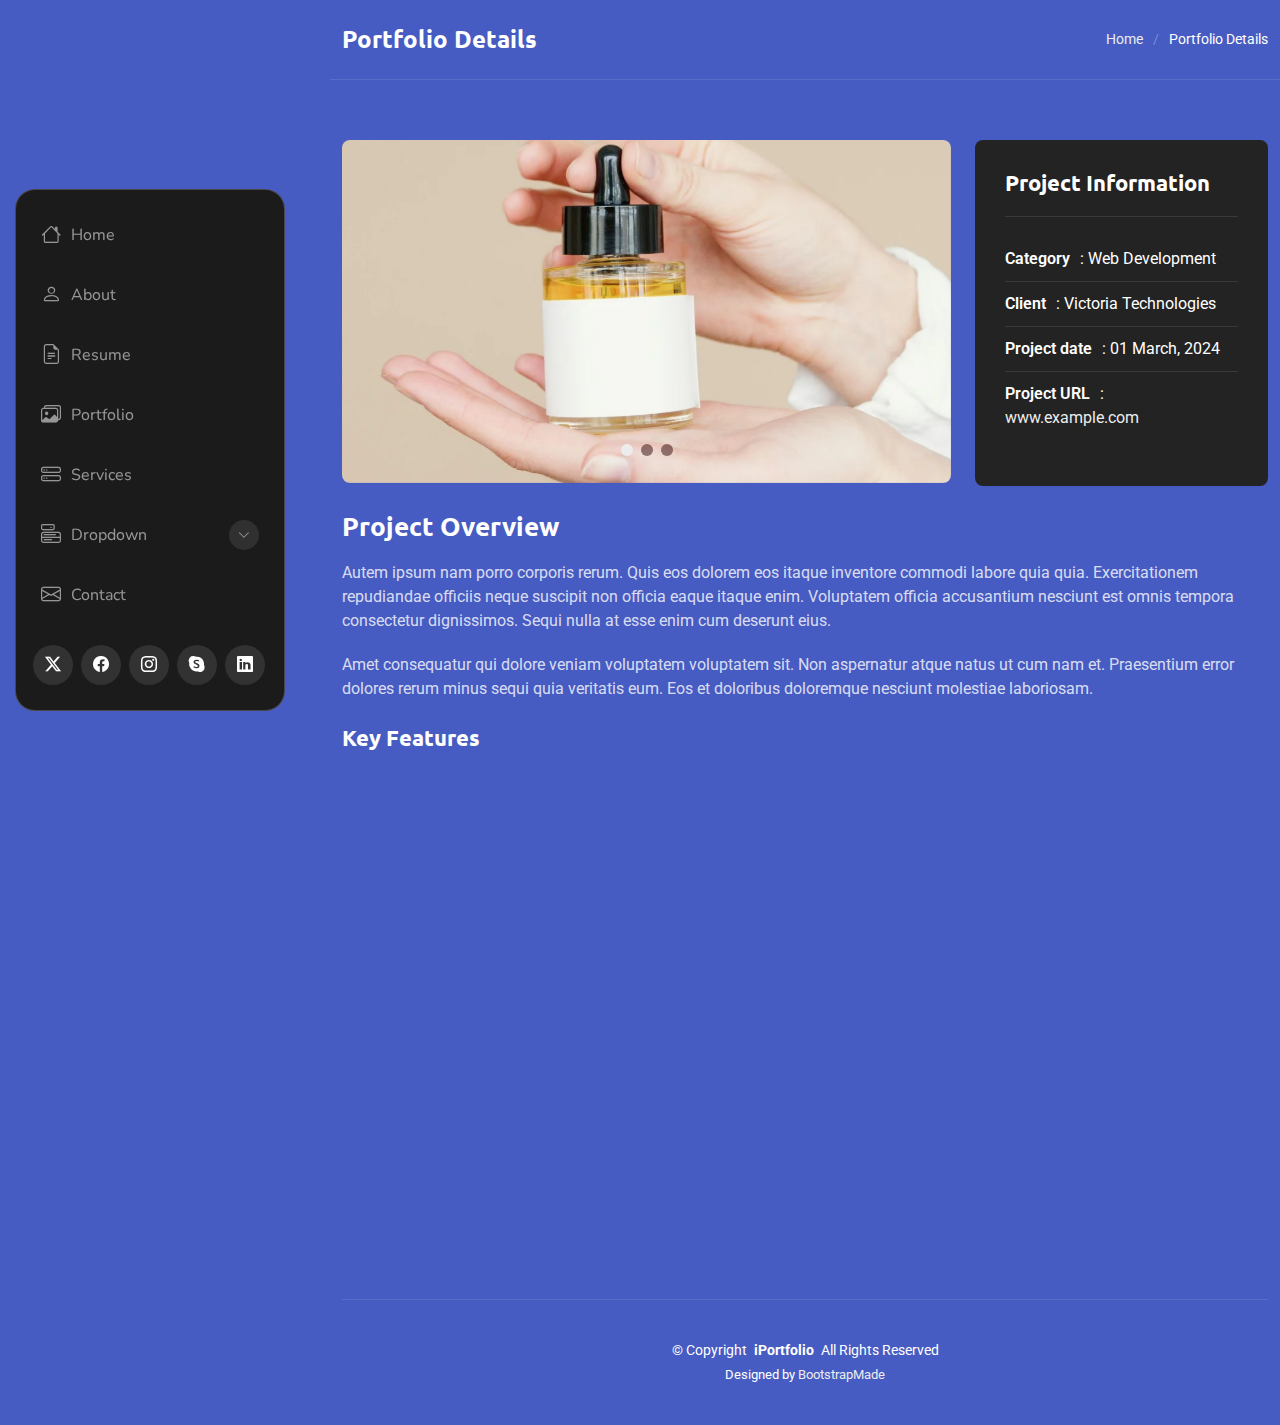
<file: portfolio-details.html>
<!DOCTYPE html>
<html lang="en">

<head>
  <meta charset="utf-8">
  <meta content="width=device-width, initial-scale=1.0" name="viewport">
  <title>Portfolio Details - SnapFolio Bootstrap Template</title>
  <meta name="description" content="">
  <meta name="keywords" content="">

  <!-- Favicons -->
  <link href="assets/img/favicon.png" rel="icon">
  <link href="assets/img/apple-touch-icon.png" rel="apple-touch-icon">

  <!-- Fonts -->
  <link href="https://fonts.googleapis.com" rel="preconnect">
  <link href="https://fonts.gstatic.com" rel="preconnect" crossorigin>
  <link href="https://fonts.googleapis.com/css2?family=Roboto:ital,wght@0,100;0,300;0,400;0,500;0,700;0,900;1,100;1,300;1,400;1,500;1,700;1,900&family=Ubuntu:ital,wght@0,300;0,400;0,500;0,700;1,300;1,400;1,500;1,700&family=Nunito:ital,wght@0,200;0,300;0,400;0,500;0,600;0,700;0,800;0,900;1,200;1,300;1,400;1,500;1,600;1,700;1,800;1,900&display=swap" rel="stylesheet">

  <!-- Vendor CSS Files -->
  <link href="assets/vendor/bootstrap/css/bootstrap.min.css" rel="stylesheet">
  <link href="assets/vendor/bootstrap-icons/bootstrap-icons.css" rel="stylesheet">
  <link href="assets/vendor/aos/aos.css" rel="stylesheet">
  <link href="assets/vendor/glightbox/css/glightbox.min.css" rel="stylesheet">
  <link href="assets/vendor/swiper/swiper-bundle.min.css" rel="stylesheet">

  <!-- Main CSS File -->
  <link href="assets/css/main.css" rel="stylesheet">

  <!-- =======================================================
  * Template Name: SnapFolio
  * Template URL: https://bootstrapmade.com/snapfolio-bootstrap-portfolio-template/
  * Updated: Jul 21 2025 with Bootstrap v5.3.7
  * Author: BootstrapMade.com
  * License: https://bootstrapmade.com/license/
  ======================================================== -->
</head>

<body class="portfolio-details-page">

  <header id="header" class="header dark-background d-flex flex-column justify-content-center">
    <i class="header-toggle d-xl-none bi bi-list"></i>

    <div class="header-container d-flex flex-column align-items-start">
      <nav id="navmenu" class="navmenu">
        <ul>
          <li><a href="#hero"><i class="bi bi-house navicon"></i>Home</a></li>
          <li><a href="#about"><i class="bi bi-person navicon"></i> About</a></li>
          <li><a href="#resume"><i class="bi bi-file-earmark-text navicon"></i> Resume</a></li>
          <li><a href="#portfolio"><i class="bi bi-images navicon"></i> Portfolio</a></li>
          <li><a href="#services"><i class="bi bi-hdd-stack navicon"></i> Services</a></li>
          <li class="dropdown"><a href="#"><i class="bi bi-menu-button navicon"></i> <span>Dropdown</span> <i class="bi bi-chevron-down toggle-dropdown"></i></a>
            <ul>
              <li><a href="#">Dropdown 1</a></li>
              <li class="dropdown"><a href="#"><span>Deep Dropdown</span> <i class="bi bi-chevron-down toggle-dropdown"></i></a>
                <ul>
                  <li><a href="#">Deep Dropdown 1</a></li>
                  <li><a href="#">Deep Dropdown 2</a></li>
                  <li><a href="#">Deep Dropdown 3</a></li>
                  <li><a href="#">Deep Dropdown 4</a></li>
                  <li><a href="#">Deep Dropdown 5</a></li>
                </ul>
              </li>
              <li><a href="#">Dropdown 2</a></li>
              <li><a href="#">Dropdown 3</a></li>
              <li><a href="#">Dropdown 4</a></li>
            </ul>
          </li>
          <li><a href="#contact"><i class="bi bi-envelope navicon"></i> Contact</a></li>
        </ul>
      </nav>

      <div class="social-links text-center">
        <a href="#" class="twitter"><i class="bi bi-twitter-x"></i></a>
        <a href="#" class="facebook"><i class="bi bi-facebook"></i></a>
        <a href="#" class="instagram"><i class="bi bi-instagram"></i></a>
        <a href="#" class="google-plus"><i class="bi bi-skype"></i></a>
        <a href="#" class="linkedin"><i class="bi bi-linkedin"></i></a>
      </div>

    </div>

  </header>

  <main class="main">

    <!-- Page Title -->
    <div class="page-title dark-background">
      <div class="container d-lg-flex justify-content-between align-items-center">
        <h1 class="mb-2 mb-lg-0">Portfolio Details</h1>
        <nav class="breadcrumbs">
          <ol>
            <li><a href="index.html">Home</a></li>
            <li class="current">Portfolio Details</li>
          </ol>
        </nav>
      </div>
    </div><!-- End Page Title -->

    <!-- Portfolio Details Section -->
    <section id="portfolio-details" class="portfolio-details section">

      <div class="container" data-aos="fade-up" data-aos-delay="100">

        <div class="row gy-4">

          <div class="col-lg-8">
            <div class="portfolio-details-slider swiper init-swiper">

              <script type="application/json" class="swiper-config">
                {
                  "loop": true,
                  "speed": 600,
                  "autoplay": {
                    "delay": 5000
                  },
                  "slidesPerView": "auto",
                  "pagination": {
                    "el": ".swiper-pagination",
                    "type": "bullets",
                    "clickable": true
                  }
                }
              </script>

              <div class="swiper-wrapper align-items-center">

                <div class="swiper-slide">
                  <img src="assets/img/portfolio/portfolio-1.webp" alt="Portfolio Image" class="img-fluid" loading="lazy">
                </div>

                <div class="swiper-slide">
                  <img src="assets/img/portfolio/portfolio-10.webp" alt="Portfolio Image" class="img-fluid" loading="lazy">
                </div>

                <div class="swiper-slide">
                  <img src="assets/img/portfolio/portfolio-7.webp" alt="Portfolio Image" class="img-fluid" loading="lazy">
                </div>

              </div>
              <div class="swiper-pagination"></div>
            </div>
          </div>

          <div class="col-lg-4">
            <div class="portfolio-info" data-aos="fade-left" data-aos-delay="200">
              <h3>Project Information</h3>
              <ul>
                <li><strong>Category</strong>: Web Development</li>
                <li><strong>Client</strong>: Victoria Technologies</li>
                <li><strong>Project date</strong>: 01 March, 2024</li>
                <li><strong>Project URL</strong>: <a href="#" target="_blank">www.example.com</a></li>
              </ul>
            </div>
          </div>

          <div class="col-lg-12">
            <div class="portfolio-description" data-aos="fade-up" data-aos-delay="300">
              <h2>Project Overview</h2>
              <p>
                Autem ipsum nam porro corporis rerum. Quis eos dolorem eos itaque inventore commodi labore quia quia. Exercitationem repudiandae officiis neque suscipit non officia eaque itaque enim. Voluptatem officia accusantium nesciunt est omnis tempora consectetur dignissimos. Sequi nulla at esse enim cum deserunt eius.
              </p>
              <p>
                Amet consequatur qui dolore veniam voluptatem voluptatem sit. Non aspernatur atque natus ut cum nam et. Praesentium error dolores rerum minus sequi quia veritatis eum. Eos et doloribus doloremque nesciunt molestiae laboriosam.
              </p>

              <div class="features mt-4">
                <h3>Key Features</h3>
                <div class="row gy-3">
                  <div class="col-md-6">
                    <div class="feature-item" data-aos="fade-up" data-aos-delay="400">
                      <i class="bi bi-check-circle-fill"></i>
                      <h4>Responsive Design</h4>
                      <p>Voluptatum deleniti atque corrupti quos dolores et quas molestias excepturi sint occaecati cupiditate non provident</p>
                    </div>
                  </div>

                  <div class="col-md-6">
                    <div class="feature-item" data-aos="fade-up" data-aos-delay="500">
                      <i class="bi bi-shield-check"></i>
                      <h4>Advanced Security</h4>
                      <p>Minim veniam, quis nostrud exercitation ullamco laboris nisi ut aliquip ex ea commodo consequat tarad limino ata</p>
                    </div>
                  </div>

                  <div class="col-md-6">
                    <div class="feature-item" data-aos="fade-up" data-aos-delay="600">
                      <i class="bi bi-graph-up"></i>
                      <h4>Performance Optimization</h4>
                      <p>Duis aute irure dolor in reprehenderit in voluptate velit esse cillum dolore eu fugiat nulla pariatur</p>
                    </div>
                  </div>

                  <div class="col-md-6">
                    <div class="feature-item" data-aos="fade-up" data-aos-delay="700">
                      <i class="bi bi-gear"></i>
                      <h4>Easy Integration</h4>
                      <p>Excepteur sint occaecat cupidatat non proident, sunt in culpa qui officia deserunt mollit anim id est laborum</p>
                    </div>
                  </div>
                </div>
              </div>
            </div>
          </div>

        </div>

      </div>

    </section><!-- /Portfolio Details Section -->

  </main>

  <footer id="footer" class="footer position-relative">

    <div class="container">
      <div class="copyright text-center ">
        <p>© <span>Copyright</span> <strong class="px-1 sitename">iPortfolio</strong> <span>All Rights Reserved</span></p>
      </div>
      <div class="credits">
        <!-- All the links in the footer should remain intact. -->
        <!-- You can delete the links only if you've purchased the pro version. -->
        <!-- Licensing information: https://bootstrapmade.com/license/ -->
        <!-- Purchase the pro version with working PHP/AJAX contact form: [buy-url] -->
        Designed by <a href="https://bootstrapmade.com/">BootstrapMade</a>
      </div>
    </div>

  </footer>

  <!-- Scroll Top -->
  <a href="#" id="scroll-top" class="scroll-top d-flex align-items-center justify-content-center"><i class="bi bi-arrow-up-short"></i></a>

  <!-- Preloader -->
  <div id="preloader"></div>

  <!-- Vendor JS Files -->
  <script src="assets/vendor/bootstrap/js/bootstrap.bundle.min.js"></script>
  <script src="assets/vendor/php-email-form/validate.js"></script>
  <script src="assets/vendor/aos/aos.js"></script>
  <script src="assets/vendor/typed.js/typed.umd.js"></script>
  <script src="assets/vendor/purecounter/purecounter_vanilla.js"></script>
  <script src="assets/vendor/waypoints/noframework.waypoints.js"></script>
  <script src="assets/vendor/isotope-layout/isotope.pkgd.min.js"></script>
  <script src="assets/vendor/imagesloaded/imagesloaded.pkgd.min.js"></script>
  <script src="assets/vendor/glightbox/js/glightbox.min.js"></script>
  <script src="assets/vendor/swiper/swiper-bundle.min.js"></script>

  <!-- Main JS File -->
  <script src="assets/js/main.js"></script>

</body>

</html>
</file>
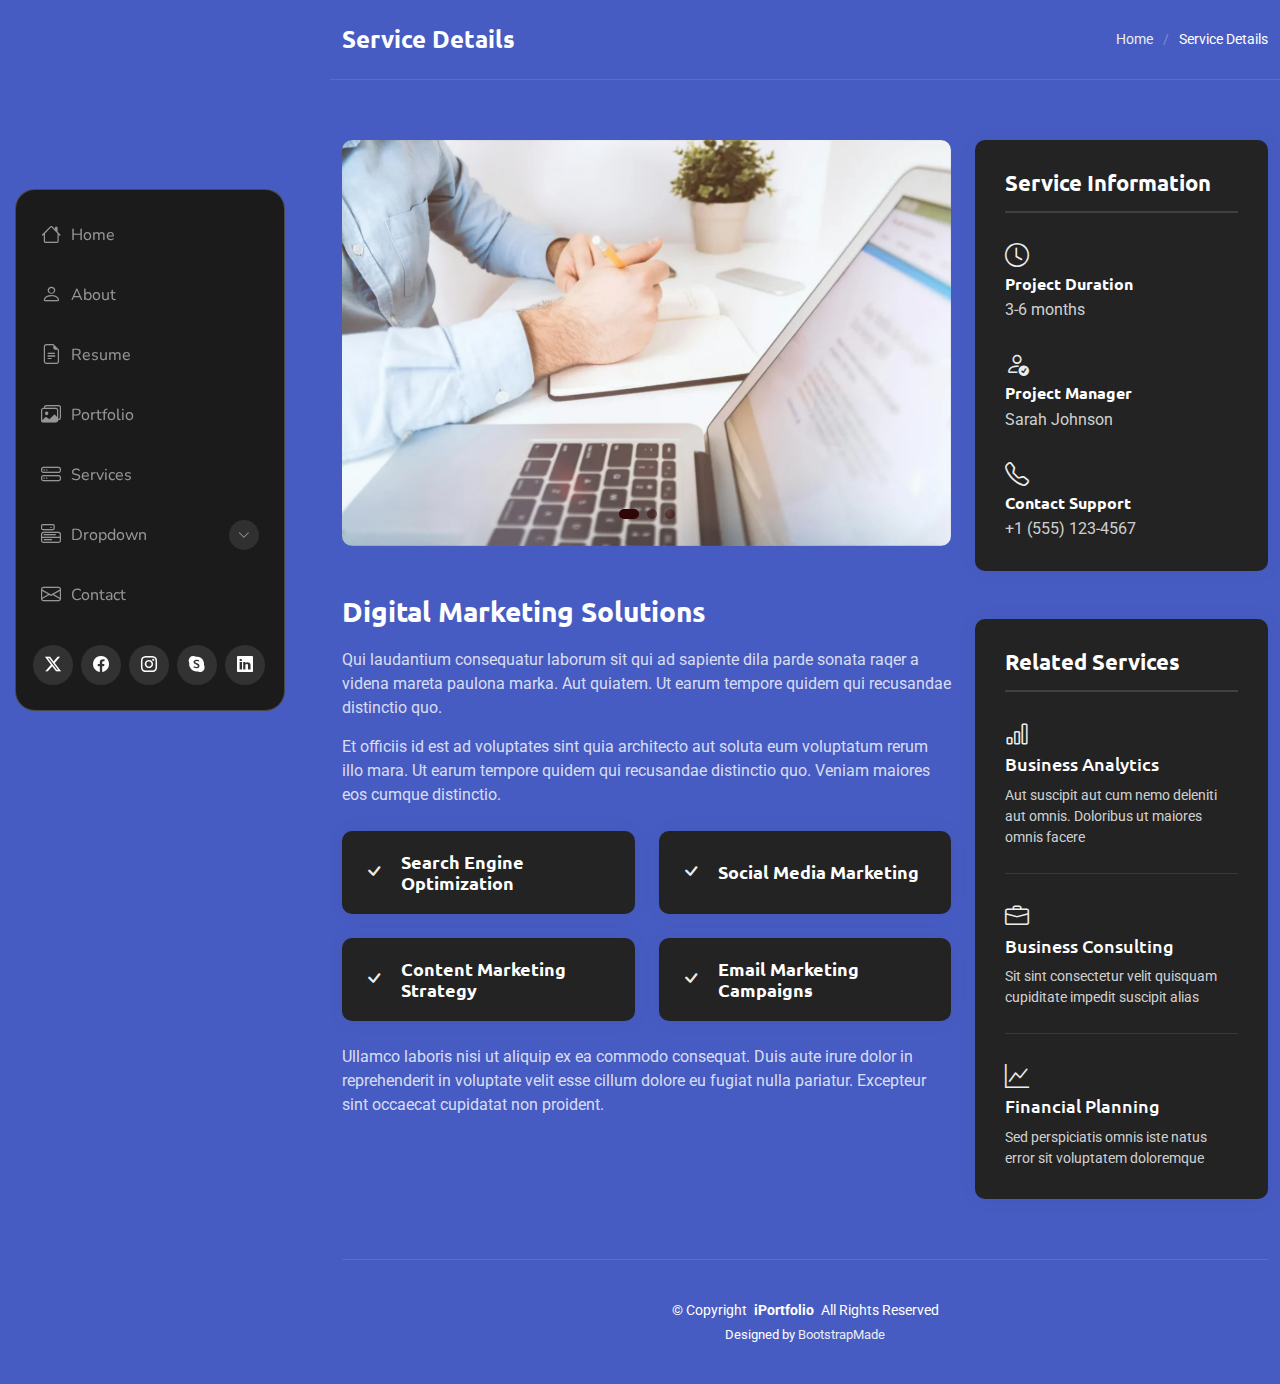
<file: service-details.html>
<!DOCTYPE html>
<html lang="en">

<head>
  <meta charset="utf-8">
  <meta content="width=device-width, initial-scale=1.0" name="viewport">
  <title>Service Details - SnapFolio Bootstrap Template</title>
  <meta name="description" content="">
  <meta name="keywords" content="">

  <!-- Favicons -->
  <link href="assets/img/favicon.png" rel="icon">
  <link href="assets/img/apple-touch-icon.png" rel="apple-touch-icon">

  <!-- Fonts -->
  <link href="https://fonts.googleapis.com" rel="preconnect">
  <link href="https://fonts.gstatic.com" rel="preconnect" crossorigin>
  <link href="https://fonts.googleapis.com/css2?family=Roboto:ital,wght@0,100;0,300;0,400;0,500;0,700;0,900;1,100;1,300;1,400;1,500;1,700;1,900&family=Ubuntu:ital,wght@0,300;0,400;0,500;0,700;1,300;1,400;1,500;1,700&family=Nunito:ital,wght@0,200;0,300;0,400;0,500;0,600;0,700;0,800;0,900;1,200;1,300;1,400;1,500;1,600;1,700;1,800;1,900&display=swap" rel="stylesheet">

  <!-- Vendor CSS Files -->
  <link href="assets/vendor/bootstrap/css/bootstrap.min.css" rel="stylesheet">
  <link href="assets/vendor/bootstrap-icons/bootstrap-icons.css" rel="stylesheet">
  <link href="assets/vendor/aos/aos.css" rel="stylesheet">
  <link href="assets/vendor/glightbox/css/glightbox.min.css" rel="stylesheet">
  <link href="assets/vendor/swiper/swiper-bundle.min.css" rel="stylesheet">

  <!-- Main CSS File -->
  <link href="assets/css/main.css" rel="stylesheet">

  <!-- =======================================================
  * Template Name: SnapFolio
  * Template URL: https://bootstrapmade.com/snapfolio-bootstrap-portfolio-template/
  * Updated: Jul 21 2025 with Bootstrap v5.3.7
  * Author: BootstrapMade.com
  * License: https://bootstrapmade.com/license/
  ======================================================== -->
</head>

<body class="service-details-page">

  <header id="header" class="header dark-background d-flex flex-column justify-content-center">
    <i class="header-toggle d-xl-none bi bi-list"></i>

    <div class="header-container d-flex flex-column align-items-start">
      <nav id="navmenu" class="navmenu">
        <ul>
          <li><a href="#hero"><i class="bi bi-house navicon"></i>Home</a></li>
          <li><a href="#about"><i class="bi bi-person navicon"></i> About</a></li>
          <li><a href="#resume"><i class="bi bi-file-earmark-text navicon"></i> Resume</a></li>
          <li><a href="#portfolio"><i class="bi bi-images navicon"></i> Portfolio</a></li>
          <li><a href="#services"><i class="bi bi-hdd-stack navicon"></i> Services</a></li>
          <li class="dropdown"><a href="#"><i class="bi bi-menu-button navicon"></i> <span>Dropdown</span> <i class="bi bi-chevron-down toggle-dropdown"></i></a>
            <ul>
              <li><a href="#">Dropdown 1</a></li>
              <li class="dropdown"><a href="#"><span>Deep Dropdown</span> <i class="bi bi-chevron-down toggle-dropdown"></i></a>
                <ul>
                  <li><a href="#">Deep Dropdown 1</a></li>
                  <li><a href="#">Deep Dropdown 2</a></li>
                  <li><a href="#">Deep Dropdown 3</a></li>
                  <li><a href="#">Deep Dropdown 4</a></li>
                  <li><a href="#">Deep Dropdown 5</a></li>
                </ul>
              </li>
              <li><a href="#">Dropdown 2</a></li>
              <li><a href="#">Dropdown 3</a></li>
              <li><a href="#">Dropdown 4</a></li>
            </ul>
          </li>
          <li><a href="#contact"><i class="bi bi-envelope navicon"></i> Contact</a></li>
        </ul>
      </nav>

      <div class="social-links text-center">
        <a href="#" class="twitter"><i class="bi bi-twitter-x"></i></a>
        <a href="#" class="facebook"><i class="bi bi-facebook"></i></a>
        <a href="#" class="instagram"><i class="bi bi-instagram"></i></a>
        <a href="#" class="google-plus"><i class="bi bi-skype"></i></a>
        <a href="#" class="linkedin"><i class="bi bi-linkedin"></i></a>
      </div>

    </div>

  </header>

  <main class="main">

    <!-- Page Title -->
    <div class="page-title dark-background">
      <div class="container d-lg-flex justify-content-between align-items-center">
        <h1 class="mb-2 mb-lg-0">Service Details</h1>
        <nav class="breadcrumbs">
          <ol>
            <li><a href="index.html">Home</a></li>
            <li class="current">Service Details</li>
          </ol>
        </nav>
      </div>
    </div><!-- End Page Title -->

    <!-- Service Details Section -->
    <section id="service-details" class="service-details section">

      <div class="container" data-aos="fade-up" data-aos-delay="100">

        <div class="row gy-4">

          <div class="col-lg-8">
            <div class="service-details-slider swiper init-swiper">
              <script type="application/json" class="swiper-config">
                {
                  "loop": true,
                  "speed": 600,
                  "autoplay": {
                    "delay": 5000
                  },
                  "slidesPerView": 1,
                  "pagination": {
                    "el": ".swiper-pagination",
                    "type": "bullets",
                    "clickable": true
                  }
                }
              </script>
              <div class="swiper-wrapper align-items-center">
                <div class="swiper-slide">
                  <img src="assets/img/services/services-1.webp" alt="" class="img-fluid" loading="lazy">
                </div>
                <div class="swiper-slide">
                  <img src="assets/img/services/services-2.webp" alt="" class="img-fluid" loading="lazy">
                </div>
                <div class="swiper-slide">
                  <img src="assets/img/services/services-3.webp" alt="" class="img-fluid" loading="lazy">
                </div>
              </div>
              <div class="swiper-pagination"></div>
            </div>

            <div class="content mt-5">
              <h3>Digital Marketing Solutions</h3>
              <p>
                Qui laudantium consequatur laborum sit qui ad sapiente dila parde sonata raqer a videna mareta paulona marka. Aut quiatem. Ut earum tempore quidem qui recusandae distinctio quo.
              </p>
              <p>
                Et officiis id est ad voluptates sint quia architecto aut soluta eum voluptatum rerum illo mara. Ut earum tempore quidem qui recusandae distinctio quo. Veniam maiores eos cumque distinctio.
              </p>

              <div class="features mt-4">
                <div class="row gy-4">
                  <div class="col-md-6" data-aos="fade-up" data-aos-delay="100">
                    <div class="feature-box d-flex align-items-center">
                      <i class="bi bi-check"></i>
                      <h4>Search Engine Optimization</h4>
                    </div>
                  </div>
                  <div class="col-md-6" data-aos="fade-up" data-aos-delay="200">
                    <div class="feature-box d-flex align-items-center">
                      <i class="bi bi-check"></i>
                      <h4>Social Media Marketing</h4>
                    </div>
                  </div>
                  <div class="col-md-6" data-aos="fade-up" data-aos-delay="300">
                    <div class="feature-box d-flex align-items-center">
                      <i class="bi bi-check"></i>
                      <h4>Content Marketing Strategy</h4>
                    </div>
                  </div>
                  <div class="col-md-6" data-aos="fade-up" data-aos-delay="400">
                    <div class="feature-box d-flex align-items-center">
                      <i class="bi bi-check"></i>
                      <h4>Email Marketing Campaigns</h4>
                    </div>
                  </div>
                </div>
              </div>

              <p class="mt-4">
                Ullamco laboris nisi ut aliquip ex ea commodo consequat. Duis aute irure dolor in reprehenderit in voluptate velit esse cillum dolore eu fugiat nulla pariatur. Excepteur sint occaecat cupidatat non proident.
              </p>
            </div>
          </div>

          <div class="col-lg-4">
            <div class="service-info">
              <h4>Service Information</h4>
              <div class="info-item">
                <i class="bi bi-clock"></i>
                <h5>Project Duration</h5>
                <p>3-6 months</p>
              </div>
              <div class="info-item">
                <i class="bi bi-person-check"></i>
                <h5>Project Manager</h5>
                <p>Sarah Johnson</p>
              </div>
              <div class="info-item">
                <i class="bi bi-telephone"></i>
                <h5>Contact Support</h5>
                <p>+1 (555) 123-4567</p>
              </div>
            </div>

            <div class="related-services mt-5">
              <h4>Related Services</h4>
              <div class="service-item">
                <i class="bi bi-bar-chart"></i>
                <h5><a href="#">Business Analytics</a></h5>
                <p>Aut suscipit aut cum nemo deleniti aut omnis. Doloribus ut maiores omnis facere</p>
              </div>
              <div class="service-item">
                <i class="bi bi-briefcase"></i>
                <h5><a href="#">Business Consulting</a></h5>
                <p>Sit sint consectetur velit quisquam cupiditate impedit suscipit alias</p>
              </div>
              <div class="service-item">
                <i class="bi bi-graph-up"></i>
                <h5><a href="#">Financial Planning</a></h5>
                <p>Sed perspiciatis omnis iste natus error sit voluptatem doloremque</p>
              </div>
            </div>
          </div>

        </div>

      </div>

    </section><!-- /Service Details Section -->

  </main>

  <footer id="footer" class="footer position-relative">

    <div class="container">
      <div class="copyright text-center ">
        <p>© <span>Copyright</span> <strong class="px-1 sitename">iPortfolio</strong> <span>All Rights Reserved</span></p>
      </div>
      <div class="credits">
        <!-- All the links in the footer should remain intact. -->
        <!-- You can delete the links only if you've purchased the pro version. -->
        <!-- Licensing information: https://bootstrapmade.com/license/ -->
        <!-- Purchase the pro version with working PHP/AJAX contact form: [buy-url] -->
        Designed by <a href="https://bootstrapmade.com/">BootstrapMade</a>
      </div>
    </div>

  </footer>

  <!-- Scroll Top -->
  <a href="#" id="scroll-top" class="scroll-top d-flex align-items-center justify-content-center"><i class="bi bi-arrow-up-short"></i></a>

  <!-- Preloader -->
  <div id="preloader"></div>

  <!-- Vendor JS Files -->
  <script src="assets/vendor/bootstrap/js/bootstrap.bundle.min.js"></script>
  <script src="assets/vendor/php-email-form/validate.js"></script>
  <script src="assets/vendor/aos/aos.js"></script>
  <script src="assets/vendor/typed.js/typed.umd.js"></script>
  <script src="assets/vendor/purecounter/purecounter_vanilla.js"></script>
  <script src="assets/vendor/waypoints/noframework.waypoints.js"></script>
  <script src="assets/vendor/isotope-layout/isotope.pkgd.min.js"></script>
  <script src="assets/vendor/imagesloaded/imagesloaded.pkgd.min.js"></script>
  <script src="assets/vendor/glightbox/js/glightbox.min.js"></script>
  <script src="assets/vendor/swiper/swiper-bundle.min.js"></script>

  <!-- Main JS File -->
  <script src="assets/js/main.js"></script>

</body>

</html>
</file>
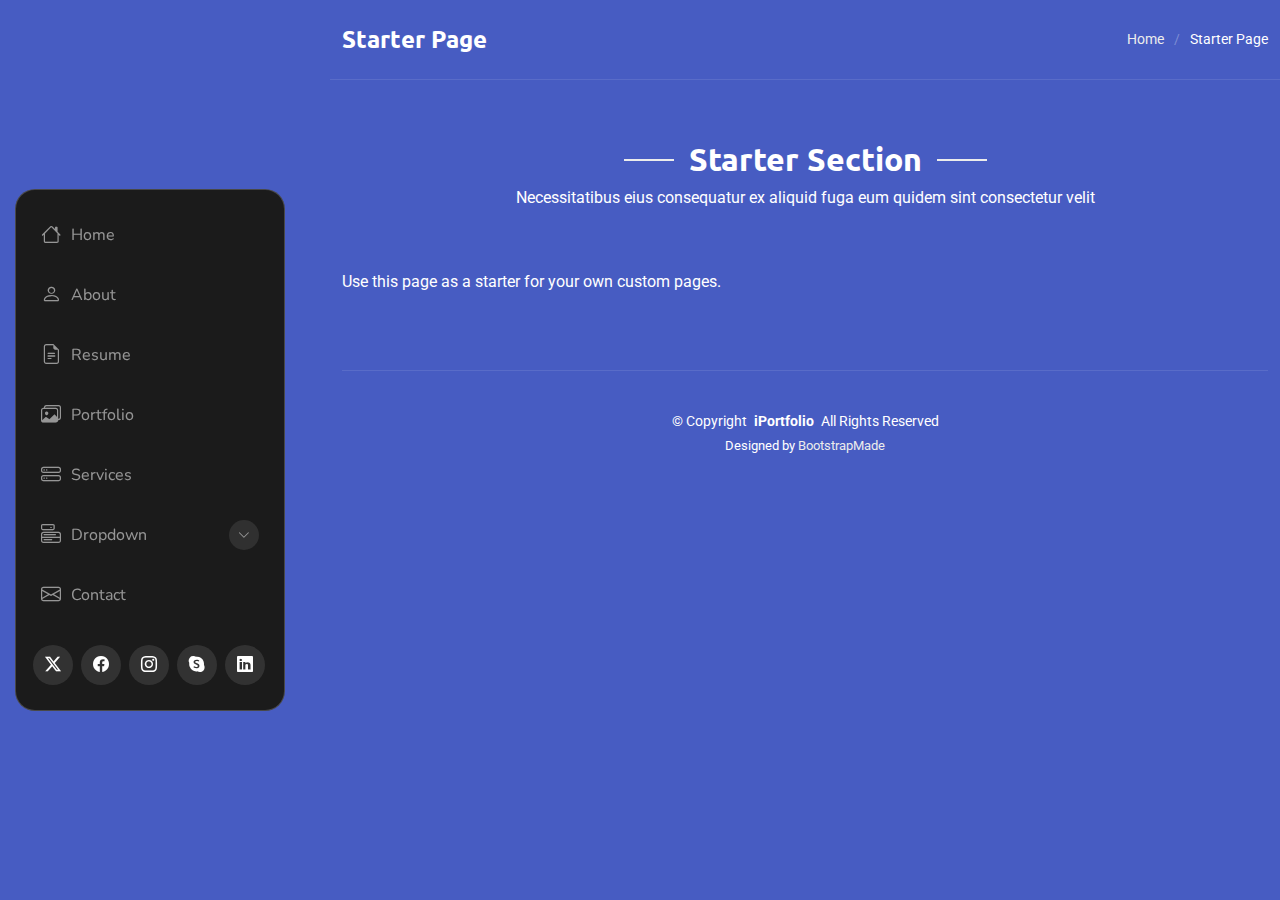
<file: starter-page.html>
<!DOCTYPE html>
<html lang="en">

<head>
  <meta charset="utf-8">
  <meta content="width=device-width, initial-scale=1.0" name="viewport">
  <title>Starter Page - SnapFolio Bootstrap Template</title>
  <meta name="description" content="">
  <meta name="keywords" content="">

  <!-- Favicons -->
  <link href="assets/img/favicon.png" rel="icon">
  <link href="assets/img/apple-touch-icon.png" rel="apple-touch-icon">

  <!-- Fonts -->
  <link href="https://fonts.googleapis.com" rel="preconnect">
  <link href="https://fonts.gstatic.com" rel="preconnect" crossorigin>
  <link href="https://fonts.googleapis.com/css2?family=Roboto:ital,wght@0,100;0,300;0,400;0,500;0,700;0,900;1,100;1,300;1,400;1,500;1,700;1,900&family=Ubuntu:ital,wght@0,300;0,400;0,500;0,700;1,300;1,400;1,500;1,700&family=Nunito:ital,wght@0,200;0,300;0,400;0,500;0,600;0,700;0,800;0,900;1,200;1,300;1,400;1,500;1,600;1,700;1,800;1,900&display=swap" rel="stylesheet">

  <!-- Vendor CSS Files -->
  <link href="assets/vendor/bootstrap/css/bootstrap.min.css" rel="stylesheet">
  <link href="assets/vendor/bootstrap-icons/bootstrap-icons.css" rel="stylesheet">
  <link href="assets/vendor/aos/aos.css" rel="stylesheet">
  <link href="assets/vendor/glightbox/css/glightbox.min.css" rel="stylesheet">
  <link href="assets/vendor/swiper/swiper-bundle.min.css" rel="stylesheet">

  <!-- Main CSS File -->
  <link href="assets/css/main.css" rel="stylesheet">

  <!-- =======================================================
  * Template Name: SnapFolio
  * Template URL: https://bootstrapmade.com/snapfolio-bootstrap-portfolio-template/
  * Updated: Jul 21 2025 with Bootstrap v5.3.7
  * Author: BootstrapMade.com
  * License: https://bootstrapmade.com/license/
  ======================================================== -->
</head>

<body class="starter-page-page">

  <header id="header" class="header dark-background d-flex flex-column justify-content-center">
    <i class="header-toggle d-xl-none bi bi-list"></i>

    <div class="header-container d-flex flex-column align-items-start">
      <nav id="navmenu" class="navmenu">
        <ul>
          <li><a href="#hero"><i class="bi bi-house navicon"></i>Home</a></li>
          <li><a href="#about"><i class="bi bi-person navicon"></i> About</a></li>
          <li><a href="#resume"><i class="bi bi-file-earmark-text navicon"></i> Resume</a></li>
          <li><a href="#portfolio"><i class="bi bi-images navicon"></i> Portfolio</a></li>
          <li><a href="#services"><i class="bi bi-hdd-stack navicon"></i> Services</a></li>
          <li class="dropdown"><a href="#"><i class="bi bi-menu-button navicon"></i> <span>Dropdown</span> <i class="bi bi-chevron-down toggle-dropdown"></i></a>
            <ul>
              <li><a href="#">Dropdown 1</a></li>
              <li class="dropdown"><a href="#"><span>Deep Dropdown</span> <i class="bi bi-chevron-down toggle-dropdown"></i></a>
                <ul>
                  <li><a href="#">Deep Dropdown 1</a></li>
                  <li><a href="#">Deep Dropdown 2</a></li>
                  <li><a href="#">Deep Dropdown 3</a></li>
                  <li><a href="#">Deep Dropdown 4</a></li>
                  <li><a href="#">Deep Dropdown 5</a></li>
                </ul>
              </li>
              <li><a href="#">Dropdown 2</a></li>
              <li><a href="#">Dropdown 3</a></li>
              <li><a href="#">Dropdown 4</a></li>
            </ul>
          </li>
          <li><a href="#contact"><i class="bi bi-envelope navicon"></i> Contact</a></li>
        </ul>
      </nav>

      <div class="social-links text-center">
        <a href="#" class="twitter"><i class="bi bi-twitter-x"></i></a>
        <a href="#" class="facebook"><i class="bi bi-facebook"></i></a>
        <a href="#" class="instagram"><i class="bi bi-instagram"></i></a>
        <a href="#" class="google-plus"><i class="bi bi-skype"></i></a>
        <a href="#" class="linkedin"><i class="bi bi-linkedin"></i></a>
      </div>

    </div>

  </header>

  <main class="main">

    <!-- Page Title -->
    <div class="page-title dark-background">
      <div class="container d-lg-flex justify-content-between align-items-center">
        <h1 class="mb-2 mb-lg-0">Starter Page</h1>
        <nav class="breadcrumbs">
          <ol>
            <li><a href="index.html">Home</a></li>
            <li class="current">Starter Page</li>
          </ol>
        </nav>
      </div>
    </div><!-- End Page Title -->

    <!-- Starter Section Section -->
    <section id="starter-section" class="starter-section section">

      <!-- Section Title -->
      <div class="container section-title" data-aos="fade-up">
        <h2>Starter Section</h2>
        <p>Necessitatibus eius consequatur ex aliquid fuga eum quidem sint consectetur velit</p>
      </div><!-- End Section Title -->

      <div class="container" data-aos="fade-up">
        <p>Use this page as a starter for your own custom pages.</p>
      </div>

    </section><!-- /Starter Section Section -->

  </main>

  <footer id="footer" class="footer position-relative">

    <div class="container">
      <div class="copyright text-center ">
        <p>© <span>Copyright</span> <strong class="px-1 sitename">iPortfolio</strong> <span>All Rights Reserved</span></p>
      </div>
      <div class="credits">
        <!-- All the links in the footer should remain intact. -->
        <!-- You can delete the links only if you've purchased the pro version. -->
        <!-- Licensing information: https://bootstrapmade.com/license/ -->
        <!-- Purchase the pro version with working PHP/AJAX contact form: [buy-url] -->
        Designed by <a href="https://bootstrapmade.com/">BootstrapMade</a>
      </div>
    </div>

  </footer>

  <!-- Scroll Top -->
  <a href="#" id="scroll-top" class="scroll-top d-flex align-items-center justify-content-center"><i class="bi bi-arrow-up-short"></i></a>

  <!-- Preloader -->
  <div id="preloader"></div>

  <!-- Vendor JS Files -->
  <script src="assets/vendor/bootstrap/js/bootstrap.bundle.min.js"></script>
  <script src="assets/vendor/php-email-form/validate.js"></script>
  <script src="assets/vendor/aos/aos.js"></script>
  <script src="assets/vendor/typed.js/typed.umd.js"></script>
  <script src="assets/vendor/purecounter/purecounter_vanilla.js"></script>
  <script src="assets/vendor/waypoints/noframework.waypoints.js"></script>
  <script src="assets/vendor/isotope-layout/isotope.pkgd.min.js"></script>
  <script src="assets/vendor/imagesloaded/imagesloaded.pkgd.min.js"></script>
  <script src="assets/vendor/glightbox/js/glightbox.min.js"></script>
  <script src="assets/vendor/swiper/swiper-bundle.min.js"></script>

  <!-- Main JS File -->
  <script src="assets/js/main.js"></script>

</body>

</html>
</file>
<file: assets/css/main.css>
/**
* Template Name: SnapFolio
* Template URL: https://bootstrapmade.com/snapfolio-bootstrap-portfolio-template/
* Updated: Jul 21 2025 with Bootstrap v5.3.7
* Author: BootstrapMade.com
* License: https://bootstrapmade.com/license/
*/

/*--------------------------------------------------------------
# Font & Color Variables
# Help: https://bootstrapmade.com/color-system/
--------------------------------------------------------------*/
/* Fonts */
:root {
  --default-font: "Roboto",  system-ui, -apple-system, "Segoe UI", Roboto, "Helvetica Neue", Arial, "Noto Sans", "Liberation Sans", sans-serif, "Apple Color Emoji", "Segoe UI Emoji", "Segoe UI Symbol", "Noto Color Emoji";
  --heading-font: "Ubuntu",  sans-serif;
  --nav-font: "Nunito",  sans-serif;
}

/* Global Colors - The following color variables are used throughout the website. Updating them here will change the color scheme of the entire website */
:root { 
  --background-color: #475cc2; /* Background color for the entire website, including individual sections */
  --default-color: #ffffff; /* Default color used for the majority of the text content across the entire website */
  --heading-color: #ffffff; /* Color for headings, subheadings and title throughout the website */
  --accent-color: #ececec; /* Accent color that represents your brand on the website. It's used for buttons, links, and other elements that need to stand out */
  --surface-color: #232323; /* The surface color is used as a background of boxed elements within sections, such as cards, icon boxes, or other elements that require a visual separation from the global background. */
  --contrast-color: #310606; /* Contrast color for text, ensuring readability against backgrounds of accent, heading, or default colors. */
}

/* Nav Menu Colors - The following color variables are used specifically for the navigation menu. They are separate from the global colors to allow for more customization options */
:root {
  --nav-color: rgba(236, 236, 236, 0.59);  /* The default color of the main navmenu links */
  --nav-hover-color: #ffffff; /* Applied to main navmenu links when they are hovered over or active */
  --nav-mobile-background-color: #393939; /* Used as the background color for mobile navigation menu */
  --nav-dropdown-background-color: #393939; /* Used as the background color for dropdown items that appear when hovering over primary navigation items */
  --nav-dropdown-color: #ffffff; /* Used for navigation links of the dropdown items in the navigation menu. */
  --nav-dropdown-hover-color: #ececec; /* Similar to --nav-hover-color, this color is applied to dropdown navigation links when they are hovered over. */
}

/* Color Presets - These classes override global colors when applied to any section or element, providing reuse of the sam color scheme. */

.light-background {
  --background-color: #2c2c2c;
  --surface-color: #323232;
}

.dark-background {
  --background-color: #040b14;
  --default-color: #ffffff;
  --heading-color: #ffffff;
  --surface-color: #151f2b;
  --contrast-color: #ffffff;
}

/* Smooth scroll */
:root {
  scroll-behavior: smooth;
}

/*--------------------------------------------------------------
# General Styling & Shared Classes
--------------------------------------------------------------*/
body {
  color: var(--default-color);
  background-color: var(--background-color);
  font-family: var(--default-font);
}

a {
  color: var(--accent-color);
  text-decoration: none;
  transition: 0.3s;
}

a:hover {
  color: color-mix(in srgb, var(--accent-color), transparent 25%);
  text-decoration: none;
}

h1,
h2,
h3,
h4,
h5,
h6 {
  color: var(--heading-color);
  font-family: var(--heading-font);
}

/* PHP Email Form Messages
------------------------------*/
.php-email-form .error-message {
  display: none;
  background: #df1529;
  color: #ffffff;
  text-align: left;
  padding: 15px;
  margin-bottom: 24px;
  font-weight: 600;
}

.php-email-form .sent-message {
  display: none;
  color: #ffffff;
  background: #059652;
  text-align: center;
  padding: 15px;
  margin-bottom: 24px;
  font-weight: 600;
}

.php-email-form .loading {
  display: none;
  background: var(--surface-color);
  text-align: center;
  padding: 15px;
  margin-bottom: 24px;
}

.php-email-form .loading:before {
  content: "";
  display: inline-block;
  border-radius: 50%;
  width: 24px;
  height: 24px;
  margin: 0 10px -6px 0;
  border: 3px solid var(--accent-color);
  border-top-color: var(--surface-color);
  animation: php-email-form-loading 1s linear infinite;
}

@keyframes php-email-form-loading {
  0% {
    transform: rotate(0deg);
  }

  100% {
    transform: rotate(360deg);
  }
}

/*--------------------------------------------------------------
# Global Header
--------------------------------------------------------------*/
.header {
  --background-color: #1b1b1b;
  --contrast-color: #444444;
  color: var(--default-color);
  position: fixed;
  top: 0;
  left: 0;
  bottom: 0;
  padding: 0 15px;
  width: 300px;
  transition: all ease-in-out 0.3s;
  overflow-y: auto;
  z-index: 997;
}

.header .header-container {
  border-radius: 20px;
  padding: 15px;
  background-color: var(--background-color);
  border: 1px solid color-mix(in srgb, var(--default-color), transparent 80%);
}

.header .social-links {
  margin: 0 0 10px 0;
}

.header .social-links a {
  font-size: 16px;
  display: inline-flex;
  align-items: center;
  justify-content: center;
  background: color-mix(in srgb, var(--default-color), transparent 90%);
  color: var(--default-color);
  margin: 0 2px;
  border-radius: 50%;
  text-align: center;
  width: 40px;
  height: 40px;
  transition: 0.3s;
}

.header .social-links a:hover {
  color: var(--contrast-color);
  background: var(--accent-color);
}

@media (min-width: 1200px) {

  .header~main,
  .header~#footer {
    margin-left: 330px;
  }
}

@media (max-width: 1199px) {
  .header {
    left: -100%;
  }
}

.header.header-show {
  left: 0;
}

.header .header-toggle {
  color: var(--contrast-color);
  background-color: var(--accent-color);
  font-size: 22px;
  display: flex;
  align-items: center;
  justify-content: center;
  width: 40px;
  height: 40px;
  border-radius: 50%;
  cursor: pointer;
  position: fixed;
  top: 15px;
  right: 15px;
  z-index: 9999;
  transition: background-color 0.3s;
}

.header .header-toggle:hover {
  color: var(--contrast-color);
  background-color: color-mix(in srgb, var(--accent-color) 90%, white 15%);
}

/*--------------------------------------------------------------
# Navigation Menu
--------------------------------------------------------------*/
.mobile-nav-toggle {
  display: none;
}

.navmenu {
  padding: 0;
  z-index: 9997;
  width: 100%;
}

.navmenu ul {
  list-style: none;
  padding: 0 0 20px 0;
  margin: 0;
}

.navmenu a,
.navmenu a:focus {
  color: var(--nav-color);
  padding: 15px 10px;
  font-family: var(--nav-font);
  font-size: 16px;
  font-weight: 400;
  display: flex;
  align-items: center;
  white-space: nowrap;
  transition: 0.3s;
  width: 100%;
}

.navmenu a .navicon,
.navmenu a:focus .navicon {
  font-size: 20px;
  margin-right: 10px;
}

.navmenu a .toggle-dropdown,
.navmenu a:focus .toggle-dropdown {
  font-size: 12px;
  line-height: 0;
  margin-left: auto;
  width: 30px;
  height: 30px;
  display: flex;
  align-items: center;
  justify-content: center;
  border-radius: 50%;
  transition: 0.3s;
  flex-shrink: 0;
  background-color: color-mix(in srgb, var(--accent-color), transparent 90%);
}

.navmenu a .toggle-dropdown:hover,
.navmenu a:focus .toggle-dropdown:hover {
  background-color: var(--accent-color);
  color: var(--contrast-color);
}

.navmenu a:hover,
.navmenu .active,
.navmenu .active:focus {
  color: var(--nav-hover-color);
}

.navmenu a:hover .navicon,
.navmenu .active .navicon,
.navmenu .active:focus .navicon {
  color: var(--accent-color);
}

.navmenu .active .toggle-dropdown,
.navmenu .active:focus .toggle-dropdown {
  background-color: var(--accent-color);
  color: var(--contrast-color);
  transform: rotate(180deg);
}

.navmenu .dropdown {
  display: block;
}

.navmenu .dropdown a,
.navmenu .dropdown a:focus {
  color: --nav-dropdown-color;
}

.navmenu .dropdown a:hover,
.navmenu .dropdown .active,
.navmenu .dropdown .active:focus {
  color: var(--nav-dropdown-hover-color);
}

.navmenu .dropdown ul {
  position: static;
  display: none;
  z-index: 99;
  padding: 5px 10px;
  margin: 5px 10px;
  background-color: var(--nav-dropdown-background-color);
  border: 1px solid color-mix(in srgb, var(--default-color), transparent 90%);
  box-shadow: none;
  transition: all 0.5s ease-in-out;
}

.navmenu .dropdown ul ul {
  background-color: rgba(33, 37, 41, 0.1);
}

.navmenu .dropdown>.dropdown-active {
  display: block;
  background-color: rgba(33, 37, 41, 0.03);
}

/*--------------------------------------------------------------
# Global Footer
--------------------------------------------------------------*/
.footer {
  color: var(--default-color);
  background-color: var(--background-color);
  font-size: 14px;
  padding: 0 0 40px 0;
  position: relative;
}

.footer .copyright {
  padding-top: 40px;
  border-top: 1px solid color-mix(in srgb, var(--default-color), transparent 90%);
}

.footer .copyright p {
  margin-bottom: 0;
}

.footer .credits {
  margin-top: 4px;
  font-size: 13px;
  text-align: center;
}

/*--------------------------------------------------------------
# Preloader
--------------------------------------------------------------*/
#preloader {
  position: fixed;
  inset: 0;
  z-index: 999999;
  overflow: hidden;
  background: var(--background-color);
  transition: all 0.6s ease-out;
}

#preloader:before {
  content: "";
  position: fixed;
  top: calc(50% - 30px);
  left: calc(50% - 30px);
  border: 6px solid #ffffff;
  border-color: var(--accent-color) transparent var(--accent-color) transparent;
  border-radius: 50%;
  width: 60px;
  height: 60px;
  animation: animate-preloader 1.5s linear infinite;
}

@keyframes animate-preloader {
  0% {
    transform: rotate(0deg);
  }

  100% {
    transform: rotate(360deg);
  }
}

/*--------------------------------------------------------------
# Scroll Top Button
--------------------------------------------------------------*/
.scroll-top {
  position: fixed;
  visibility: hidden;
  opacity: 0;
  right: 15px;
  bottom: -15px;
  z-index: 99999;
  background-color: var(--accent-color);
  width: 44px;
  height: 44px;
  border-radius: 50px;
  transition: all 0.4s;
}

.scroll-top i {
  font-size: 24px;
  color: var(--contrast-color);
  line-height: 0;
}

.scroll-top:hover {
  background-color: color-mix(in srgb, var(--accent-color), transparent 20%);
  color: var(--contrast-color);
}

.scroll-top.active {
  visibility: visible;
  opacity: 1;
  bottom: 15px;
}

/*--------------------------------------------------------------
# Disable aos animation delay on mobile devices
--------------------------------------------------------------*/
@media screen and (max-width: 768px) {
  [data-aos-delay] {
    transition-delay: 0 !important;
  }
}

/*--------------------------------------------------------------
# Global Page Titles & Breadcrumbs
--------------------------------------------------------------*/
.page-title {
  color: var(--default-color);
  padding: 25px 0 0 0;
  position: relative;
}

.page-title .container {
  border-bottom: 1px solid color-mix(in srgb, var(--default-color), transparent 90%);
  padding-bottom: 25px;
}

.page-title h1 {
  font-size: 24px;
  font-weight: 700;
}

.page-title .breadcrumbs ol {
  display: flex;
  flex-wrap: wrap;
  list-style: none;
  padding: 0;
  margin: 0;
  font-size: 14px;
  font-weight: 400;
}

.page-title .breadcrumbs ol li+li {
  padding-left: 10px;
}

.page-title .breadcrumbs ol li+li::before {
  content: "/";
  display: inline-block;
  padding-right: 10px;
  color: color-mix(in srgb, var(--default-color), transparent 70%);
}

/*--------------------------------------------------------------
# Global Sections
--------------------------------------------------------------*/
section,
.section {
  color: var(--default-color);
  background-color: var(--background-color);
  padding: 60px 0;
  overflow: clip;
}

/*--------------------------------------------------------------
# Global Section Titles
--------------------------------------------------------------*/
.section-title {
  text-align: center;
  padding-bottom: 60px;
  position: relative;
}

.section-title h2 {
  font-size: 32px;
  font-weight: 700;
  position: relative;
}

.section-title h2:before,
.section-title h2:after {
  content: "";
  width: 50px;
  height: 2px;
  background: var(--accent-color);
  display: inline-block;
}

.section-title h2:before {
  margin: 0 15px 10px 0;
}

.section-title h2:after {
  margin: 0 0 10px 15px;
}

.section-title p {
  margin-bottom: 0;
}

/*--------------------------------------------------------------
# Hero Section
--------------------------------------------------------------*/
.hero {
  min-height: 100vh;
  position: relative;
  overflow: hidden;
  display: flex;
  align-items: center;
}

.hero .background-elements {
  position: absolute;
  top: 0;
  left: 0;
  width: 100%;
  height: 100%;
  z-index: 1;
  overflow: hidden;
}

.hero .background-elements .bg-circle {
  position: absolute;
  border-radius: 50%;
  background: linear-gradient(45deg, color-mix(in srgb, var(--accent-color), transparent 90%), color-mix(in srgb, var(--accent-color), transparent 95%));
  animation: float 6s ease-in-out infinite;
}

.hero .background-elements .bg-circle.circle-1 {
  width: 300px;
  height: 300px;
  top: 10%;
  right: 10%;
  animation-delay: 0s;
}

.hero .background-elements .bg-circle.circle-2 {
  width: 200px;
  height: 200px;
  bottom: 20%;
  left: 5%;
  animation-delay: 2s;
}

.hero .hero-content {
  position: relative;
  width: 100%;
  z-index: 2;
}

.hero .container {
  position: relative;
  z-index: 3;
}

.hero .hero-text h1 {
  font-size: 72px;
  font-weight: 800;
  line-height: 1.1;
  margin-bottom: 15px;
  color: var(--heading-color);
}

.hero .hero-text h1 .accent-text {
  color: var(--accent-color);
  position: relative;
}

.hero .hero-text h1 .accent-text::after {
  content: "";
  position: absolute;
  bottom: -5px;
  left: 0;
  width: 100%;
  height: 3px;
  background: linear-gradient(90deg, var(--accent-color), color-mix(in srgb, var(--accent-color), transparent 50%));
}

.hero .hero-text h2 {
  font-size: 32px;
  font-weight: 600;
  color: var(--heading-color);
  margin-bottom: 10px;
}

.hero .hero-text .lead {
  font-size: 24px;
  margin-bottom: 20px;
  color: var(--default-color);
}

.hero .hero-text .lead span {
  color: var(--accent-color);
  font-weight: 600;
  border-bottom: 2px solid var(--accent-color);
  padding-bottom: 2px;
}

.hero .hero-text .description {
  font-size: 18px;
  line-height: 1.6;
  color: color-mix(in srgb, var(--default-color), transparent 20%);
  margin-bottom: 40px;
  max-width: 500px;
}

.hero .hero-actions {
  display: flex;
  gap: 20px;
  margin-bottom: 40px;
  flex-wrap: wrap;
}

.hero .hero-actions .btn {
  padding: 14px 30px;
  font-size: 16px;
  font-weight: 600;
  border-radius: 50px;
  text-decoration: none;
  transition: all 0.3s ease;
  border: 2px solid;
}

.hero .hero-actions .btn.btn-primary {
  background-color: var(--accent-color);
  color: var(--contrast-color);
  border-color: var(--accent-color);
}

.hero .hero-actions .btn.btn-primary:hover {
  background-color: color-mix(in srgb, var(--accent-color), black 10%);
  transform: translateY(-2px);
  box-shadow: 0 8px 25px color-mix(in srgb, var(--accent-color), transparent 70%);
}

.hero .hero-actions .btn.btn-outline {
  background-color: transparent;
  color: var(--accent-color);
  border-color: var(--accent-color);
}

.hero .hero-actions .btn.btn-outline:hover {
  background-color: var(--accent-color);
  color: var(--contrast-color);
  transform: translateY(-2px);
}

.hero .social-links {
  display: flex;
  gap: 20px;
}

.hero .social-links a {
  width: 50px;
  height: 50px;
  display: flex;
  align-items: center;
  justify-content: center;
  background-color: var(--surface-color);
  color: color-mix(in srgb, var(--default-color), transparent 40%);
  border-radius: 50%;
  font-size: 20px;
  transition: all 0.3s ease;
}

.hero .social-links a:hover {
  color: var(--contrast-color);
  background-color: var(--accent-color);
  transform: translateY(-3px);
  box-shadow: 0 8px 25px color-mix(in srgb, var(--accent-color), transparent 70%);
}

.hero .hero-visual {
  display: flex;
  justify-content: center;
  align-items: center;
  height: 100%;
}

.hero .hero-visual .profile-container {
  position: relative;
  width: 400px;
  height: 400px;
}

.hero .hero-visual .profile-container .profile-background {
  position: absolute;
  top: 15px;
  left: 15px;
  width: 100%;
  height: 100%;
  background: color-mix(in srgb, var(--accent-color), transparent 90%);
  border-radius: 30px;
  z-index: 1;
}

.hero .hero-visual .profile-container .profile-image {
  position: relative;
  width: 100%;
  height: 100%;
  object-fit: cover;
  border-radius: 30px;
  z-index: 2;
}

@keyframes float {

  0%,
  100% {
    transform: translateY(0px);
  }

  50% {
    transform: translateY(-20px);
  }
}

@keyframes floatIcon {

  0%,
  100% {
    transform: translateY(0px) rotate(0deg);
  }

  50% {
    transform: translateY(-10px) rotate(5deg);
  }
}

@media (max-width: 992px) {
  .hero .hero-text {
    text-align: center;
    margin-bottom: 50px;
  }

  .hero .hero-text h1 {
    font-size: 56px;
  }

  .hero .hero-text h2 {
    font-size: 28px;
  }

  .hero .hero-text .lead {
    font-size: 20px;
  }

  .hero .hero-visual .profile-container {
    width: 350px;
    height: 350px;
  }
}

@media (max-width: 768px) {
  .hero .hero-text h1 {
    font-size: 42px;
  }

  .hero .hero-text h2 {
    font-size: 24px;
  }

  .hero .hero-text .lead {
    font-size: 18px;
  }

  .hero .hero-text .description {
    font-size: 16px;
  }

  .hero .hero-actions {
    justify-content: center;
  }

  .hero .hero-actions .btn {
    padding: 12px 25px;
    font-size: 14px;
  }

  .hero .hero-visual .profile-container {
    width: 300px;
    height: 300px;
  }

  .hero .background-elements .bg-circle.circle-1 {
    width: 200px;
    height: 200px;
  }

  .hero .background-elements .bg-circle.circle-2 {
    width: 150px;
    height: 150px;
  }

  .hero .background-elements .bg-circle.circle-3 {
    width: 100px;
    height: 100px;
  }
}

/*--------------------------------------------------------------
# About Section
--------------------------------------------------------------*/
.about .profile-card {
  background: linear-gradient(135deg, var(--surface-color) 0%, color-mix(in srgb, var(--surface-color), var(--accent-color) 5%) 100%);
  border-radius: 2rem;
  padding: 2.5rem;
  text-align: center;
  box-shadow: 0 20px 40px rgba(0, 0, 0, 0.08);
  border: 1px solid color-mix(in srgb, var(--accent-color), transparent 90%);
  position: relative;
  overflow: hidden;
}

.about .profile-card::before {
  content: "";
  position: absolute;
  top: 0;
  left: 0;
  right: 0;
  height: 4px;
  background: linear-gradient(90deg, var(--accent-color), color-mix(in srgb, var(--accent-color), var(--heading-color) 30%));
}

@media (max-width: 991px) {
  .about .profile-card {
    margin-bottom: 3rem;
  }
}

.about .profile-header {
  position: relative;
  margin-bottom: 2rem;
}

.about .profile-header .profile-image {
  width: 160px;
  height: 160px;
  margin: 0 auto 1.5rem;
  border-radius: 50%;
  overflow: hidden;
  border: 4px solid var(--accent-color);
  box-shadow: 0 10px 30px rgba(0, 0, 0, 0.15);
}

.about .profile-header .profile-image img {
  width: 100%;
  height: 100%;
  object-fit: cover;
}

.about .profile-header .profile-badge {
  position: absolute;
  bottom: 20px;
  right: calc(50% - 65px);
  width: 32px;
  height: 32px;
  background-color: var(--accent-color);
  border-radius: 50%;
  display: flex;
  align-items: center;
  justify-content: center;
  border: 3px solid var(--surface-color);
}

.about .profile-header .profile-badge i {
  color: var(--contrast-color);
  font-size: 14px;
}

.about .profile-content h3 {
  font-size: 1.5rem;
  font-weight: 700;
  margin-bottom: 0.5rem;
  color: var(--heading-color);
}

.about .profile-content .profession {
  color: var(--accent-color);
  font-weight: 500;
  margin-bottom: 2rem;
}

.about .contact-links {
  display: flex;
  flex-direction: column;
  gap: 1rem;
}

.about .contact-links .contact-item {
  display: flex;
  align-items: center;
  gap: 0.75rem;
  padding: 0.75rem 1rem;
  background-color: color-mix(in srgb, var(--surface-color), var(--background-color) 50%);
  border-radius: 0.75rem;
  text-decoration: none;
  color: var(--default-color);
  transition: all 0.3s;
  border: 1px solid color-mix(in srgb, var(--default-color), transparent 90%);
}

.about .contact-links .contact-item:hover {
  background-color: var(--accent-color);
  color: var(--contrast-color);
  transform: translateY(-2px);
  box-shadow: 0 5px 20px color-mix(in srgb, var(--accent-color), transparent 70%);
}

.about .contact-links .contact-item i {
  font-size: 1rem;
  width: 18px;
}

.about .about-content {
  padding-left: 3rem;
}

@media (max-width: 991px) {
  .about .about-content {
    padding-left: 0;
  }
}

.about .about-content .section-header {
  margin-bottom: 2rem;
}

.about .about-content .section-header .badge-text {
  display: inline-block;
  background: linear-gradient(135deg, var(--accent-color), color-mix(in srgb, var(--accent-color), var(--heading-color) 20%));
  color: var(--contrast-color);
  padding: 0.5rem 1.5rem;
  border-radius: 2rem;
  font-size: 0.875rem;
  font-weight: 600;
  letter-spacing: 0.5px;
  margin-bottom: 1.5rem;
}

.about .about-content .section-header h2 {
  font-size: 2.25rem;
  font-weight: 700;
  line-height: 1.3;
  margin: 0;
}

@media (max-width: 768px) {
  .about .about-content .section-header h2 {
    font-size: 1.875rem;
  }
}

.about .about-content .description {
  margin-bottom: 2.5rem;
}

.about .about-content .description p {
  font-size: 1.1rem;
  line-height: 1.7;
  color: color-mix(in srgb, var(--default-color), transparent 20%);
  margin-bottom: 1.5rem;
}

.about .about-content .description p:last-child {
  margin-bottom: 0;
}

.about .stats-grid {
  display: grid;
  grid-template-columns: repeat(3, 1fr);
  gap: 2rem;
  margin-bottom: 2.5rem;
  padding: 2rem;
  background-color: var(--surface-color);
  border-radius: 1.5rem;
  box-shadow: 0 10px 30px rgba(0, 0, 0, 0.05);
}

@media (max-width: 768px) {
  .about .stats-grid {
    grid-template-columns: 1fr;
    gap: 1.5rem;
    text-align: center;
  }
}

.about .stats-grid .stat-item {
  text-align: center;
}

.about .stats-grid .stat-item .stat-number {
  font-size: 2rem;
  font-weight: 700;
  color: var(--accent-color);
  display: block;
  margin-bottom: 0.5rem;
}

.about .stats-grid .stat-item .stat-label {
  font-size: 0.875rem;
  color: color-mix(in srgb, var(--default-color), transparent 40%);
  font-weight: 500;
}

.about .details-grid {
  margin-bottom: 2.5rem;
}

.about .details-grid .detail-row {
  display: grid;
  grid-template-columns: 1fr 1fr;
  gap: 2rem;
  margin-bottom: 1.5rem;
}

@media (max-width: 768px) {
  .about .details-grid .detail-row {
    grid-template-columns: 1fr;
    gap: 1rem;
  }
}

.about .details-grid .detail-row:last-child {
  margin-bottom: 0;
}

.about .details-grid .detail-item .detail-label {
  display: block;
  font-size: 0.875rem;
  color: color-mix(in srgb, var(--default-color), transparent 50%);
  margin-bottom: 0.5rem;
  font-weight: 500;
}

.about .details-grid .detail-item .detail-value {
  display: block;
  font-weight: 600;
  color: var(--heading-color);
  font-size: 1rem;
}

.about .cta-section {
  display: flex;
  gap: 1rem;
  flex-wrap: wrap;
}

.about .cta-section .btn {
  padding: 0.875rem 2rem;
  border-radius: 0.75rem;
  font-weight: 600;
  text-decoration: none;
  transition: all 0.3s;
  display: inline-flex;
  align-items: center;
  gap: 0.5rem;
  border: 2px solid transparent;
}

.about .cta-section .btn.btn-primary {
  background-color: var(--accent-color);
  color: var(--contrast-color);
}

.about .cta-section .btn.btn-primary:hover {
  background-color: color-mix(in srgb, var(--accent-color), black 15%);
  transform: translateY(-2px);
  box-shadow: 0 10px 30px color-mix(in srgb, var(--accent-color), transparent 60%);
}

.about .cta-section .btn.btn-outline {
  background-color: transparent;
  color: var(--default-color);
  border-color: color-mix(in srgb, var(--default-color), transparent 70%);
}

.about .cta-section .btn.btn-outline:hover {
  border-color: var(--accent-color);
  transform: translateY(-2px);
}

/*--------------------------------------------------------------
# Stats Section
--------------------------------------------------------------*/
.stats .stats-wrapper {
  display: grid;
  grid-template-columns: repeat(4, 1fr);
  gap: 20px;
}

@media (max-width: 992px) {
  .stats .stats-wrapper {
    grid-template-columns: repeat(2, 1fr);
  }
}

@media (max-width: 576px) {
  .stats .stats-wrapper {
    grid-template-columns: 1fr;
  }
}

.stats .stats-item {
  background: linear-gradient(135deg, color-mix(in srgb, var(--surface-color), transparent 5%), var(--surface-color));
  border-radius: 15px;
  padding: 40px 20px;
  text-align: center;
  position: relative;
  transition: transform 0.3s ease, box-shadow 0.3s ease;
  box-shadow: 0 10px 30px rgba(0, 0, 0, 0.05);
  overflow: hidden;
}

.stats .stats-item:hover {
  transform: translateY(-10px);
  box-shadow: 0 15px 35px rgba(0, 0, 0, 0.1);
}

.stats .stats-item:hover .icon-wrapper {
  transform: scale(1.1);
}

.stats .stats-item:nth-child(1) .icon-wrapper {
  background-color: color-mix(in srgb, var(--accent-color), transparent 85%);
}

.stats .stats-item:nth-child(1) .icon-wrapper i {
  color: color-mix(in srgb, var(--accent-color), transparent 10%);
}

.stats .stats-item:nth-child(2) .icon-wrapper {
  background-color: color-mix(in srgb, #ff7e00, transparent 85%);
}

.stats .stats-item:nth-child(2) .icon-wrapper i {
  color: color-mix(in srgb, #ff7e00, transparent 10%);
}

.stats .stats-item:nth-child(3) .icon-wrapper {
  background-color: color-mix(in srgb, #00c875, transparent 85%);
}

.stats .stats-item:nth-child(3) .icon-wrapper i {
  color: color-mix(in srgb, #00c875, transparent 10%);
}

.stats .stats-item:nth-child(4) .icon-wrapper {
  background-color: color-mix(in srgb, #e83e8c, transparent 85%);
}

.stats .stats-item:nth-child(4) .icon-wrapper i {
  color: color-mix(in srgb, #e83e8c, transparent 10%);
}

.stats .stats-item .icon-wrapper {
  width: 80px;
  height: 80px;
  border-radius: 50%;
  display: flex;
  align-items: center;
  justify-content: center;
  margin: 0 auto 20px;
  transition: transform 0.3s ease;
}

.stats .stats-item .icon-wrapper i {
  font-size: 36px;
}

.stats .stats-item span {
  display: block;
  font-size: 48px;
  font-weight: 700;
  color: var(--heading-color);
  margin-bottom: 10px;
  line-height: 1;
  font-family: var(--heading-font);
}

.stats .stats-item p {
  color: var(--default-color);
  font-size: 18px;
  margin: 0;
  font-weight: 500;
  font-family: var(--heading-font);
  opacity: 0.8;
}

/*--------------------------------------------------------------
# Skills Section
--------------------------------------------------------------*/
.skills .skills-category {
  background-color: var(--surface-color);
  padding: 30px;
  border-radius: 8px;
  box-shadow: 0 0 20px rgba(0, 0, 0, 0.05);
  height: 100%;
  transition: transform 0.3s;
}

.skills .skills-category:hover {
  transform: translateY(-5px);
}

.skills .skills-category h3 {
  font-size: 24px;
  margin-bottom: 25px;
  position: relative;
  padding-bottom: 15px;
}

.skills .skills-category h3:after {
  content: "";
  position: absolute;
  bottom: 0;
  left: 0;
  width: 50px;
  height: 2px;
  background-color: var(--accent-color);
}

.skills .skill-item {
  margin-bottom: 25px;
}

.skills .skill-item:last-child {
  margin-bottom: 0;
}

.skills .skill-item h4 {
  font-size: 16px;
  margin-bottom: 8px;
}

.skills .skill-item .skill-percentage {
  font-size: 14px;
  color: color-mix(in srgb, var(--heading-color), transparent 30%);
}

.skills .skill-item .progress {
  height: 8px;
  background-color: color-mix(in srgb, var(--accent-color), transparent 90%);
  border-radius: 20px;
  overflow: hidden;
  position: relative;
}

.skills .skill-item .progress .progress-bar {
  background-color: var(--accent-color);
  transition: width 1.5s ease-in-out;
  width: 0;
  height: 100%;
  border-radius: 20px;
}

.skills .skill-item .skill-tooltip {
  font-size: 14px;
  color: color-mix(in srgb, var(--default-color), transparent 30%);
  margin-top: 8px;
  opacity: 0;
  transform: translateY(-5px);
  transition: all 0.3s;
}

.skills .skill-item:hover .skill-tooltip {
  opacity: 1;
  transform: translateY(0);
}

.skills .skill-box {
  background-color: var(--surface-color);
  padding: 25px 20px;
  border-radius: 8px;
  text-align: center;
  transition: all 0.3s;
  height: 100%;
  position: relative;
  overflow: hidden;
  box-shadow: 0 0 15px rgba(0, 0, 0, 0.05);
}

.skills .skill-box:hover {
  transform: translateY(-5px);
}

.skills .skill-box:hover i {
  color: var(--accent-color);
  transform: scale(1.1);
}

.skills .skill-box:hover .skill-tooltip {
  opacity: 1;
  transform: translateY(0);
}

.skills .skill-box i {
  font-size: 36px;
  color: color-mix(in srgb, var(--accent-color), transparent 20%);
  margin-bottom: 15px;
  display: inline-block;
  transition: all 0.3s;
}

.skills .skill-box h4 {
  font-size: 18px;
  margin-bottom: 10px;
}

.skills .skill-box .skill-tooltip {
  font-size: 14px;
  color: color-mix(in srgb, var(--default-color), transparent 30%);
  opacity: 0;
  transform: translateY(5px);
  transition: all 0.3s;
}

@media (max-width: 991.98px) {
  .skills .skills-category {
    margin-bottom: 30px;
  }

  .skills .skills-category:last-child {
    margin-bottom: 0;
  }
}

@media (max-width: 767.98px) {
  .skills .skill-box {
    margin-bottom: 20px;
  }

  .skills .skill-box:last-child {
    margin-bottom: 0;
  }
}

/*--------------------------------------------------------------
# Resume Section
--------------------------------------------------------------*/
.resume .resume-side {
  background-color: var(--surface-color);
  padding: 2rem;
  border-radius: 10px;
  box-shadow: 0 0 20px rgba(0, 0, 0, 0.1);
  height: 100%;
}

.resume .resume-side .profile-img {
  text-align: center;
}

.resume .resume-side .profile-img img {
  width: 200px;
  height: 200px;
  object-fit: cover;
  border: 5px solid color-mix(in srgb, var(--accent-color), transparent 85%);
  border-radius: 50%;
}

.resume .resume-side h3 {
  font-size: 1.5rem;
  margin-bottom: 1rem;
  color: var(--heading-color);
  font-weight: 600;
}

.resume .resume-side .contact-info li {
  margin-bottom: 1rem;
  color: var(--default-color);
}

.resume .resume-side .contact-info li i {
  width: 25px;
  color: var(--accent-color);
  margin-right: 0.5rem;
}

.resume .resume-side .skill-item {
  margin-bottom: 1.5rem;
}

.resume .resume-side .skill-item span {
  font-size: 0.9rem;
  color: var(--default-color);
}

.resume .resume-side .skill-item .progress {
  height: 8px;
  background-color: color-mix(in srgb, var(--accent-color), transparent 90%);
  border-radius: 4px;
  margin-top: 0.5rem;
}

.resume .resume-side .skill-item .progress .progress-bar {
  background-color: var(--accent-color);
  width: 0;
  transition: width 1s ease;
}

.resume .resume-section {
  margin-bottom: 3rem;
}

.resume .resume-section h3 {
  font-size: 1.75rem;
  margin-bottom: 1.5rem;
  color: var(--heading-color);
  font-weight: 600;
}

.resume .resume-section h3 i {
  color: var(--accent-color);
}

.resume .resume-section .resume-item {
  padding-left: 1.5rem;
  border-left: 2px solid color-mix(in srgb, var(--accent-color), transparent 80%);
  margin-bottom: 2rem;
  position: relative;
}

.resume .resume-section .resume-item:before {
  content: "";
  position: absolute;
  width: 16px;
  height: 16px;
  border-radius: 50%;
  left: -9px;
  top: 0;
  background: var(--accent-color);
}

.resume .resume-section .resume-item h4 {
  font-size: 1.2rem;
  margin-bottom: 0.5rem;
  color: var(--heading-color);
  font-weight: 600;
}

.resume .resume-section .resume-item h5 {
  font-size: 1rem;
  margin-bottom: 0.5rem;
  color: var(--accent-color);
}

.resume .resume-section .resume-item .company {
  font-size: 0.95rem;
  margin-bottom: 1rem;
  color: var(--heading-color);
}

.resume .resume-section .resume-item .company i {
  margin-right: 0.5rem;
}

.resume .resume-section .resume-item ul {
  padding-left: 1.2rem;
}

.resume .resume-section .resume-item ul li {
  margin-bottom: 0.5rem;
  color: var(--default-color);
}

.resume .resume-section .resume-item p {
  color: var(--default-color);
  margin-bottom: 0;
}

@media (max-width: 991.98px) {
  .resume .resume-side {
    margin-bottom: 2rem;
  }
}

/*--------------------------------------------------------------
# Portfolio Section
--------------------------------------------------------------*/
@media (max-width: 991px) {
  .portfolio .filter-sidebar {
    margin-bottom: 30px;
  }
}

.portfolio .filters-wrapper {
  background-color: color-mix(in srgb, var(--surface-color), var(--default-color) 3%);
  padding: 30px;
  border-radius: 10px;
  box-shadow: 0 5px 25px rgba(0, 0, 0, 0.05);
}

@media (max-width: 991px) {
  .portfolio .filters-wrapper {
    padding: 20px;
  }
}

.portfolio .portfolio-filters {
  padding: 0;
  margin: 0;
  list-style: none;
  display: flex;
  flex-direction: column;
  gap: 10px;
}

@media (max-width: 991px) {
  .portfolio .portfolio-filters {
    flex-direction: row;
    flex-wrap: wrap;
    justify-content: center;
  }
}

.portfolio .portfolio-filters li {
  cursor: pointer;
  padding: 12px 20px;
  font-size: 16px;
  font-weight: 500;
  line-height: 1;
  color: var(--default-color);
  transition: all 0.3s ease-in-out;
  border-radius: 6px;
  background: transparent;
  position: relative;
  border-left: 3px solid transparent;
}

@media (max-width: 991px) {
  .portfolio .portfolio-filters li {
    padding: 8px 16px;
    border: 1px solid color-mix(in srgb, var(--accent-color), transparent 80%);
    border-left-width: 3px;
  }
}

.portfolio .portfolio-filters li:hover {
  color: var(--accent-color);
  background-color: color-mix(in srgb, var(--accent-color), transparent 90%);
  border-left-color: color-mix(in srgb, var(--accent-color), transparent 50%);
}

.portfolio .portfolio-filters li.filter-active {
  color: var(--accent-color);
  background-color: color-mix(in srgb, var(--accent-color), transparent 90%);
  border-left-color: var(--accent-color);
  font-weight: 600;
}

.portfolio .portfolio-wrap {
  transition: 0.4s;
  position: relative;
  overflow: hidden;
  border-radius: 12px;
  box-shadow: 0 5px 20px rgba(0, 0, 0, 0.08);
  height: 100%;
}

.portfolio .portfolio-wrap img {
  transition: transform 0.6s cubic-bezier(0.215, 0.61, 0.355, 1);
  width: 100%;
  height: 350px;
  object-fit: cover;
}

.portfolio .portfolio-wrap .portfolio-info {
  position: absolute;
  bottom: 0;
  left: 0;
  right: 0;
  padding: 25px;
  background: linear-gradient(to top, rgba(0, 0, 0, 0.8) 0%, rgba(0, 0, 0, 0.4) 60%, rgba(0, 0, 0, 0) 100%);
  z-index: 3;
  transition: all 0.4s cubic-bezier(0.215, 0.61, 0.355, 1);
  transform: translateY(20px);
  opacity: 0;
}

.portfolio .portfolio-wrap .portfolio-info .content {
  transition: all 0.4s cubic-bezier(0.215, 0.61, 0.355, 1);
  transform: translateY(20px);
}

.portfolio .portfolio-wrap .portfolio-info .category {
  background: #ffeb3b;      /* Jaune vif */
  color: #222;              /* Texte foncé pour contraste */
  padding: 6px 16px;
  border-radius: 18px;
  font-weight: bold;
  font-size: 1em;
  letter-spacing: 0.5px;
  display: inline-block;
  box-shadow: 0 2px 12px rgba(0,0,0,0.12);
  text-transform: uppercase;
}

.portfolio .portfolio-wrap .portfolio-info h4 {
  font-size: 22px;
  color: #00e676;           /* Vert fluo */
  font-weight: 900;
  margin-bottom: 15px;
  letter-spacing: 1px;
  text-shadow: 0 2px 8px rgba(0,0,0,0.15);
}

.portfolio .portfolio-wrap:hover {
  transform: translateY(-5px);
}

.portfolio .portfolio-wrap:hover img {
  transform: scale(1.08);
}

.portfolio .portfolio-wrap:hover .portfolio-info {
  transform: translateY(0);
  opacity: 1;
}

.portfolio .portfolio-wrap:hover .portfolio-info .content {
  transform: translateY(0);
}

.portfolio .portfolio-wrap .portfolio-info .portfolio-links a {
  color: #fff;
  background: #00e676;         /* Vert fluo */
  border-radius: 50%;
  width: 38px;
  height: 38px;
  display: inline-flex;
  align-items: center;
  justify-content: center;
  font-size: 1.4rem;
  box-shadow: 0 2px 8px rgba(0,0,0,0.18);
  transition: background 0.2s, color 0.2s, transform 0.2s;
  margin-left: 8px;
  margin-top: 4px;
}

.portfolio .portfolio-wrap .portfolio-info .portfolio-links a:hover {
  background: #ffeb3b;         /* Jaune vif au hover */
  color: #222;
  transform: scale(1.15);
}

/*--------------------------------------------------------------
# Services Section
--------------------------------------------------------------*/
.services .service-header {
  margin-bottom: 60px;
}

.services .service-header .service-intro .service-heading {
  font-size: 48px;
  margin-bottom: 0;
  font-weight: 700;
  line-height: 1.2;
  color: var(--heading-color);
}

.services .service-header .service-intro .service-heading div {
  display: block;
  position: relative;
}

.services .service-header .service-intro .service-heading span {
  display: block;
  color: var(--accent-color);
}

@media (max-width: 992px) {
  .services .service-header .service-intro .service-heading {
    font-size: 36px;
  }
}

@media (max-width: 768px) {
  .services .service-header .service-intro .service-heading {
    font-size: 30px;
    margin-bottom: 20px;
  }
}

.services .service-header .service-summary p {
  margin-bottom: 25px;
  color: var(--default-color);
}

.services .service-header .service-summary .service-btn {
  display: inline-flex;
  align-items: center;
  padding: 12px 30px;
  background-color: var(--accent-color);
  color: var(--contrast-color);
  border-radius: 4px;
  font-weight: 500;
  transition: all 0.3s ease;
}

.services .service-header .service-summary .service-btn i {
  margin-left: 10px;
  transition: transform 0.3s ease;
}

.services .service-header .service-summary .service-btn:hover {
  background-color: color-mix(in srgb, var(--accent-color), transparent 15%);
  color: var(--contrast-color);
}

.services .service-card {
  padding: 40px 40px 40px 40px;
  margin-bottom: 30px;
  border: 2px solid color-mix(in srgb, var(--accent-color), transparent 90%);
  transition: all 0.3s ease;
}

.services .service-card .service-icon {
  margin-bottom: 25px;
  background-color: color-mix(in srgb, var(--accent-color), transparent 90%);
  display: inline-flex;
  align-items: center;
  justify-content: center;
  border-radius: 10px;
  width: 64px;
  height: 64px;
}

.services .service-card .service-icon i {
  font-size: 32px;
  color: var(--accent-color);
  transition: all 0.3s ease;
}

.services .service-card h3 {
  font-size: 28px;
  margin-bottom: 15px;
  font-weight: 700;
}

.services .service-card h3 a {
  color: var(--heading-color);
  transition: color 0.3s ease;
}

.services .service-card h3 a span {
  display: block;
}

.services .service-card h3 a:hover {
  color: var(--accent-color);
}

.services .service-card p {
  color: var(--default-color);
  transition: color 0.3s ease;
  margin-bottom: 0;
}

.services .service-card .card-action {
  position: absolute;
  top: 0;
  right: 0;
  width: 80px;
  height: 80px;
  display: flex;
  align-items: center;
  justify-content: center;
  background-color: var(--accent-color);
  opacity: 0;
  visibility: hidden;
  transform: translateY(20px);
  transition: all 0.3s ease;
}

.services .service-card .card-action i {
  font-size: 24px;
  color: var(--contrast-color);
  transition: transform 0.3s ease;
}

.services .service-card .card-action:hover i {
  transform: rotate(45deg);
}

.services .service-card::before {
  content: "";
  position: absolute;
  top: 0;
  left: 0;
  right: 0;
  bottom: 0;
  background-color: var(--surface-color);
  clip-path: polygon(70% 0, 100% 30%, 100% 100%, 0 100%, 0 0);
  z-index: -1;
  opacity: 0;
  visibility: hidden;
  transition: all 0.3s ease;
}

.services .service-card:hover {
  border-color: transparent;
}

.services .service-card:hover::before {
  opacity: 1;
  visibility: visible;
  background-color: color-mix(in srgb, var(--accent-color), transparent 90%);
}

.services .service-card:hover h3 a {
  color: var(--accent-color);
}

.services .service-card:hover h3 a:hover {
  color: var(--accent-color);
}

.services .service-card:hover p {
  color: color-mix(in srgb, var(--default-color), transparent 20%);
}

.services .service-card:hover .card-action {
  opacity: 1;
  visibility: visible;
  transform: translateY(0);
}

.services .service-card:hover .service-icon i {
  transform: scale(1.1);
}

@media (max-width: 768px) {
  .services .service-card {
    padding: 150px 25px 25px;
  }

  .services .service-card h3 {
    font-size: 24px;
  }

  .services .service-card .service-icon {
    position: absolute;
    top: 40px;
    left: 25px;
  }
}

@media (max-width: 768px) {
  .services {
    padding: 70px 0 50px;
  }
}

/*--------------------------------------------------------------
# Testimonials Section
--------------------------------------------------------------*/
.testimonials .testimonial-masonry {
  display: grid;
  grid-template-columns: repeat(3, 1fr);
  gap: 2rem;
  position: relative;
}

.testimonials .testimonial-masonry::before {
  content: "";
  position: absolute;
  width: 100%;
  height: 100%;
  background: radial-gradient(circle at center, color-mix(in srgb, var(--accent-color), transparent 95%), transparent);
  opacity: 0.5;
  z-index: -1;
}

.testimonials .testimonial-item:nth-child(3n-1) {
  margin-top: 3rem;
}

.testimonials .testimonial-item:nth-child(3n) {
  margin-top: 1.5rem;
}

.testimonials .testimonial-item.highlight .testimonial-content {
  background-color: color-mix(in srgb, var(--accent-color), transparent 92%);
  border: 1px solid color-mix(in srgb, var(--accent-color), transparent 70%);
}

.testimonials .testimonial-item.highlight .testimonial-content .quote-pattern {
  background-color: color-mix(in srgb, var(--accent-color), transparent 85%);
}

.testimonials .testimonial-item.highlight .testimonial-content .quote-pattern i {
  color: var(--accent-color);
}

.testimonials .testimonial-content {
  background-color: var(--surface-color);
  border-radius: 20px;
  padding: 2rem;
  position: relative;
  transition: all 0.3s ease;
  border: 1px solid color-mix(in srgb, var(--default-color), transparent 92%);
}

.testimonials .testimonial-content:hover {
  transform: translateY(-5px);
}

.testimonials .testimonial-content p {
  font-size: 1rem;
  line-height: 1.7;
  margin: 1.5rem 0;
  position: relative;
}

.testimonials .quote-pattern {
  position: absolute;
  top: -1.25rem;
  left: 2rem;
  width: 2.5rem;
  height: 2.5rem;
  background-color: var(--surface-color);
  border-radius: 50%;
  display: flex;
  align-items: center;
  justify-content: center;
  border: 1px solid color-mix(in srgb, var(--default-color), transparent 92%);
}

.testimonials .quote-pattern i {
  font-size: 1.25rem;
  color: var(--accent-color);
}

.testimonials .client-info {
  display: flex;
  align-items: center;
  gap: 1rem;
  margin-top: 1.5rem;
  padding-top: 1.5rem;
  border-top: 1px solid color-mix(in srgb, var(--default-color), transparent 92%);
}

.testimonials .client-image {
  width: 50px;
  height: 50px;
  border-radius: 50%;
  overflow: hidden;
  flex-shrink: 0;
}

.testimonials .client-image img {
  width: 100%;
  height: 100%;
  object-fit: cover;
}

.testimonials .client-details h3 {
  font-size: 1.125rem;
  margin-bottom: 0.25rem;
}

.testimonials .client-details .position {
  font-size: 0.875rem;
  color: color-mix(in srgb, var(--heading-color), transparent 40%);
}

@media (max-width: 1199.98px) {
  .testimonials .testimonial-masonry {
    grid-template-columns: repeat(2, 1fr);
    gap: 1.5rem;
  }

  .testimonials .testimonial-item:nth-child(3n-1),
  .testimonials .testimonial-item:nth-child(3n) {
    margin-top: 0;
  }

  .testimonials .testimonial-item:nth-child(even) {
    margin-top: 2rem;
  }
}

@media (max-width: 767.98px) {
  .testimonials .testimonial-masonry {
    grid-template-columns: 1fr;
    gap: 2rem;
  }

  .testimonials .testimonial-item:nth-child(even) {
    margin-top: 0;
  }

  .testimonials .testimonial-content {
    padding: 1.5rem;
  }

  .testimonials .testimonial-content p {
    font-size: 0.9375rem;
    margin: 1.25rem 0;
  }

  .testimonials .quote-pattern {
    width: 2.25rem;
    height: 2.25rem;
    top: -1.125rem;
  }

  .testimonials .quote-pattern i {
    font-size: 1.125rem;
  }

  .testimonials .client-info {
    margin-top: 1.25rem;
    padding-top: 1.25rem;
  }

  .testimonials .client-image {
    width: 45px;
    height: 45px;
  }

  .testimonials .client-details h3 {
    font-size: 1rem;
  }

  .testimonials .client-details .position {
    font-size: 0.8125rem;
  }
}

/*--------------------------------------------------------------
# Contact Section
--------------------------------------------------------------*/
.contact .info-box {
  background-color: var(--accent-color);
  color: var(--contrast-color);
  padding: 3rem;
  border-radius: 1rem;
  height: 100%;
}

.contact .info-box h3 {
  color: var(--contrast-color);
  font-size: 2rem;
  margin-bottom: 1rem;
}

@media (max-width: 767.98px) {
  .contact .info-box h3 {
    font-size: 1.75rem;
  }
}

.contact .info-box p {
  opacity: 0.8;
  margin-bottom: 2rem;
}

.contact .info-box a {
  color: var(--contrast-color);
}

@media (max-width: 992px) {
  .contact .info-box {
    padding: 1.5rem;
  }
}

.contact .info-item {
  display: flex;
  gap: 1.5rem;
  margin-bottom: 2rem;
}

.contact .info-item:last-child {
  margin-bottom: 0;
}

.contact .info-item .icon-box {
  width: 3.5rem;
  height: 3.5rem;
  background-color: color-mix(in srgb, var(--contrast-color), transparent 85%);
  border-radius: 50%;
  display: flex;
  align-items: center;
  justify-content: center;
  flex-shrink: 0;
  transition: 0.3s;
}

.contact .info-item .icon-box i {
  font-size: 1.5rem;
  color: var(--contrast-color);
}

.contact .info-item:hover .icon-box {
  background-color: color-mix(in srgb, var(--contrast-color), transparent 70%);
}

.contact .info-item .content h4 {
  color: var(--contrast-color);
  font-size: 1.25rem;
  margin-bottom: 0.5rem;
  font-weight: 700;
}

.contact .info-item .content p {
  margin-bottom: 0.25rem;
  font-size: 0.95rem;
}

.contact .info-item .content p:last-child {
  margin-bottom: 0;
}

.contact .contact-form {
  background-color: var(--surface-color);
  padding: 3rem;
  border-radius: 1rem;
  height: 100%;
  box-shadow: 0 0 25px rgba(0, 0, 0, 0.05);
}

@media (max-width: 992px) {
  .contact .contact-form {
    padding: 1.5rem;
  }
}

.contact .contact-form h3 {
  font-size: 2rem;
  margin-bottom: 1rem;
}

@media (max-width: 768px) {
  .contact .contact-form h3 {
    font-size: 1.75rem;
  }
}

.contact .contact-form p {
  color: color-mix(in srgb, var(--default-color), transparent 25%);
  margin-bottom: 2rem;
}

.contact .contact-form .form-control,
.contact .contact-form .form-select {
  padding: 0.875rem 1.25rem;
  border-color: color-mix(in srgb, var(--default-color), transparent 90%);
  border-radius: 0.5rem;
  background-color: color-mix(in srgb, var(--surface-color) 90%, white 5%);
  color: var(--default-color);
}

.contact .contact-form .form-control:focus,
.contact .contact-form .form-select:focus {
  box-shadow: none;
  border-color: var(--accent-color);
}

.contact .contact-form .form-control::placeholder,
.contact .contact-form .form-select::placeholder {
  color: color-mix(in srgb, var(--default-color), transparent 50%);
}

.contact .contact-form .btn {
  background-color: var(--accent-color);
  color: var(--contrast-color);
  padding: 1rem 2rem;
  border-radius: 2rem;
  display: inline-flex;
  align-items: center;
  gap: 0.5rem;
  transition: 0.3s;
}

.contact .contact-form .btn i {
  font-size: 1.25rem;
}

.contact .contact-form .btn:hover {
  background-color: color-mix(in srgb, var(--accent-color), var,--contrast-color 20%);
}

/*--------------------------------------------------------------
# Portfolio Details Section
--------------------------------------------------------------*/
.portfolio-details .portfolio-details-slider {
  position: relative;
  overflow: hidden;
  border-radius: 8px;
  box-shadow: 0 0 30px rgba(var(--default-color), 0.1);
}

.portfolio-details .portfolio-details-slider .swiper-wrapper {
  height: auto !important;
}

.portfolio-details .portfolio-details-slider img {
  aspect-ratio: 16/9;
  object-fit: cover;
}

.portfolio-details .portfolio-details-slider .swiper-pagination {
  position: absolute;
  bottom: 20px;
}

.portfolio-details .portfolio-details-slider .swiper-pagination .swiper-pagination-bullet {
  width: 12px;
  height: 12px;
  background-color: var(--contrast-color);
  opacity: 0.5;
  transition: 0.3s;
}

.portfolio-details .portfolio-details-slider .swiper-pagination .swiper-pagination-bullet.swiper-pagination-bullet-active {
  opacity: 1;
  background-color: var(--accent-color);
}

.portfolio-details .portfolio-info {
  padding: 30px;
  background-color: var(--surface-color);
  border-radius: 8px;
  box-shadow: 0 0 30px rgba(var(--default-color), 0.1);
}

.portfolio-details .portfolio-info h3 {
  font-size: 22px;
  font-weight: 700;
  margin-bottom: 20px;
  padding-bottom: 20px;
  border-bottom: 1px solid color-mix(in srgb, var(--default-color), transparent 90%);
}

.portfolio-details .portfolio-info ul {
  padding: 0;
  list-style: none;
}

.portfolio-details .portfolio-info ul li {
  padding: 10px 0;
  border-bottom: 1px solid color-mix(in srgb, var(--default-color), transparent 90%);
}

.portfolio-details .portfolio-info ul li:last-child {
  border-bottom: 0;
}

.portfolio-details .portfolio-info ul li strong {
  font-weight: 600;
  margin-right: 10px;
  color: var(--heading-color);
}

.portfolio-details .portfolio-info ul li a {
  color: var(--accent-color);
  transition: 0.3s;
}

.portfolio-details .portfolio-info ul li a:hover {
  color: color-mix(in srgb, var(--accent-color), transparent 25%);
  text-decoration: underline;
}

.portfolio-details .portfolio-description h2 {
  font-size: 26px;
  font-weight: 700;
  margin-bottom: 20px;
}

.portfolio-details .portfolio-description p {
  padding: 0;
  margin-bottom: 20px;
  color: color-mix(in srgb, var(--default-color), transparent 20%);
}

.portfolio-details .portfolio-description .features h3 {
  font-size: 22px;
  font-weight: 600;
  margin-bottom: 30px;
}

.portfolio-details .portfolio-description .features .feature-item {
  padding: 30px;
  background-color: var(--surface-color);
  border-radius: 8px;
  height: 100%;
  transition: 0.3s;
  box-shadow: 0 0 30px rgba(var(--default-color), 0.1);
}

.portfolio-details .portfolio-description .features .feature-item:hover {
  transform: translateY(-5px);
}

.portfolio-details .portfolio-description .features .feature-item i {
  font-size: 32px;
  color: var(--accent-color);
  margin-bottom: 20px;
  display: inline-block;
}

.portfolio-details .portfolio-description .features .feature-item h4 {
  font-size: 18px;
  font-weight: 600;
  margin-bottom: 15px;
}

.portfolio-details .portfolio-description .features .feature-item p {
  margin: 0;
  font-size: 15px;
}

@media (max-width: 991px) {
  .portfolio-details .portfolio-info {
    margin-top: 20px;
  }
}

@media (max-width: 768px) {
  .portfolio-details .portfolio-description h2 {
    font-size: 24px;
  }
}

/*--------------------------------------------------------------
# Service Details Section
--------------------------------------------------------------*/
.service-details .service-details-slider {
  position: relative;
  overflow: hidden;
  border-radius: 10px;
  z-index: 1;
}

.service-details .service-details-slider .swiper-wrapper {
  height: auto !important;
}

.service-details .service-details-slider .swiper-pagination {
  position: absolute;
  bottom: 20px;
  left: 0;
  right: 0;
  z-index: 2;
}

.service-details .service-details-slider .swiper-pagination .swiper-pagination-bullet {
  width: 10px;
  height: 10px;
  background-color: var(--contrast-color);
  opacity: 0.5;
  transition: 0.3s;
}

.service-details .service-details-slider .swiper-pagination .swiper-pagination-bullet.swiper-pagination-bullet-active {
  opacity: 1;
  width: 20px;
  border-radius: 5px;
}

.service-details .content h3 {
  font-size: 28px;
  font-weight: 700;
  margin-bottom: 20px;
}

.service-details .content p {
  color: color-mix(in srgb, var(--default-color), transparent 20%);
  margin-bottom: 15px;
}

.service-details .content .features .feature-box {
  padding: 20px;
  background: var(--surface-color);
  border-radius: 10px;
  box-shadow: 0 0 20px rgba(0, 0, 0, 0.05);
  height: 100%;
  transition: 0.3s;
}

.service-details .content .features .feature-box:hover {
  transform: translateY(-5px);
}

.service-details .content .features .feature-box i {
  font-size: 24px;
  color: var(--accent-color);
  margin-right: 15px;
}

.service-details .content .features .feature-box h4 {
  font-size: 18px;
  font-weight: 600;
  margin: 0;
}

.service-details .service-info {
  background: var(--surface-color);
  padding: 30px;
  border-radius: 10px;
  box-shadow: 0 0 20px rgba(0, 0, 0, 0.05);
}

.service-details .service-info h4 {
  font-size: 22px;
  font-weight: 700;
  margin-bottom: 25px;
  padding-bottom: 15px;
  border-bottom: 2px solid color-mix(in srgb, var(--accent-color), transparent 85%);
}

.service-details .service-info .info-item {
  margin-bottom: 25px;
}

.service-details .service-info .info-item:last-child {
  margin-bottom: 0;
}

.service-details .service-info .info-item i {
  font-size: 24px;
  color: var(--accent-color);
  margin-bottom: 10px;
}

.service-details .service-info .info-item h5 {
  font-size: 16px;
  font-weight: 600;
  margin-bottom: 5px;
}

.service-details .service-info .info-item p {
  color: color-mix(in srgb, var(--default-color), transparent 20%);
  margin: 0;
}

.service-details .related-services {
  background: var(--surface-color);
  padding: 30px;
  border-radius: 10px;
  box-shadow: 0 0 20px rgba(0, 0, 0, 0.05);
}

.service-details .related-services h4 {
  font-size: 22px;
  font-weight: 700;
  margin-bottom: 25px;
  padding-bottom: 15px;
  border-bottom: 2px solid color-mix(in srgb, var(--accent-color), transparent 85%);
}

.service-details .related-services .service-item {
  margin-bottom: 25px;
  padding-bottom: 25px;
  border-bottom: 1px solid color-mix(in srgb, var(--default-color), transparent 90%);
}

.service-details .related-services .service-item:last-child {
  margin-bottom: 0;
  padding-bottom: 0;
  border-bottom: none;
}

.service-details .related-services .service-item i {
  font-size: 24px;
  color: var(--accent-color);
  margin-bottom: 10px;
}

.service-details .related-services .service-item h5 {
  font-size: 18px;
  margin-bottom: 10px;
}

.service-details .related-services .service-item h5 a {
  color: var(--heading-color);
  transition: 0.3s;
}

.service-details .related-services .service-item h5 a:hover {
  color: var(--accent-color);
}

.service-details .related-services .service-item p {
  color: color-mix(in srgb, var(--default-color), transparent 20%);
  margin: 0;
  font-size: 14px;
}

@media (max-width: 991px) {

  .service-details .service-info,
  .service-details .related-services {
    margin-top: 30px;
  }
}

/*--------------------------------------------------------------
# Starter Section Section
--------------------------------------------------------------*/
.starter-section {
  /* Add your styles here */
}
</file>
<file: Portfolio_web/assets/css/main.css>
/**
* Template Name: SnapFolio
* Template URL: https://bootstrapmade.com/snapfolio-bootstrap-portfolio-template/
* Updated: Jul 21 2025 with Bootstrap v5.3.7
* Author: BootstrapMade.com
* License: https://bootstrapmade.com/license/
*/

/*--------------------------------------------------------------
# Font & Color Variables
# Help: https://bootstrapmade.com/color-system/
--------------------------------------------------------------*/
/* Fonts */
:root {
  --default-font: "Roboto",  system-ui, -apple-system, "Segoe UI", Roboto, "Helvetica Neue", Arial, "Noto Sans", "Liberation Sans", sans-serif, "Apple Color Emoji", "Segoe UI Emoji", "Segoe UI Symbol", "Noto Color Emoji";
  --heading-font: "Ubuntu",  sans-serif;
  --nav-font: "Nunito",  sans-serif;
}

/* Global Colors - The following color variables are used throughout the website. Updating them here will change the color scheme of the entire website */
:root { 
  --background-color: #475cc2; /* Background color for the entire website, including individual sections */
  --default-color: #ffffff; /* Default color used for the majority of the text content across the entire website */
  --heading-color: #ffffff; /* Color for headings, subheadings and title throughout the website */
  --accent-color: #ececec; /* Accent color that represents your brand on the website. It's used for buttons, links, and other elements that need to stand out */
  --surface-color: #232323; /* The surface color is used as a background of boxed elements within sections, such as cards, icon boxes, or other elements that require a visual separation from the global background. */
  --contrast-color: #310606; /* Contrast color for text, ensuring readability against backgrounds of accent, heading, or default colors. */
}

/* Nav Menu Colors - The following color variables are used specifically for the navigation menu. They are separate from the global colors to allow for more customization options */
:root {
  --nav-color: rgba(236, 236, 236, 0.59);  /* The default color of the main navmenu links */
  --nav-hover-color: #ffffff; /* Applied to main navmenu links when they are hovered over or active */
  --nav-mobile-background-color: #393939; /* Used as the background color for mobile navigation menu */
  --nav-dropdown-background-color: #393939; /* Used as the background color for dropdown items that appear when hovering over primary navigation items */
  --nav-dropdown-color: #ffffff; /* Used for navigation links of the dropdown items in the navigation menu. */
  --nav-dropdown-hover-color: #ececec; /* Similar to --nav-hover-color, this color is applied to dropdown navigation links when they are hovered over. */
}

/* Color Presets - These classes override global colors when applied to any section or element, providing reuse of the sam color scheme. */

.light-background {
  --background-color: #2c2c2c;
  --surface-color: #323232;
}

.dark-background {
  --background-color: #040b14;
  --default-color: #ffffff;
  --heading-color: #ffffff;
  --surface-color: #151f2b;
  --contrast-color: #ffffff;
}

/* Smooth scroll */
:root {
  scroll-behavior: smooth;
}

/*--------------------------------------------------------------
# General Styling & Shared Classes
--------------------------------------------------------------*/
body {
  color: var(--default-color);
  background-color: var(--background-color);
  font-family: var(--default-font);
}

a {
  color: var(--accent-color);
  text-decoration: none;
  transition: 0.3s;
}

a:hover {
  color: color-mix(in srgb, var(--accent-color), transparent 25%);
  text-decoration: none;
}

h1,
h2,
h3,
h4,
h5,
h6 {
  color: var(--heading-color);
  font-family: var(--heading-font);
}

/* PHP Email Form Messages
------------------------------*/
.php-email-form .error-message {
  display: none;
  background: #df1529;
  color: #ffffff;
  text-align: left;
  padding: 15px;
  margin-bottom: 24px;
  font-weight: 600;
}

.php-email-form .sent-message {
  display: none;
  color: #ffffff;
  background: #059652;
  text-align: center;
  padding: 15px;
  margin-bottom: 24px;
  font-weight: 600;
}

.php-email-form .loading {
  display: none;
  background: var(--surface-color);
  text-align: center;
  padding: 15px;
  margin-bottom: 24px;
}

.php-email-form .loading:before {
  content: "";
  display: inline-block;
  border-radius: 50%;
  width: 24px;
  height: 24px;
  margin: 0 10px -6px 0;
  border: 3px solid var(--accent-color);
  border-top-color: var(--surface-color);
  animation: php-email-form-loading 1s linear infinite;
}

@keyframes php-email-form-loading {
  0% {
    transform: rotate(0deg);
  }

  100% {
    transform: rotate(360deg);
  }
}

/*--------------------------------------------------------------
# Global Header
--------------------------------------------------------------*/
.header {
  --background-color: #1b1b1b;
  --contrast-color: #444444;
  color: var(--default-color);
  position: fixed;
  top: 0;
  left: 0;
  bottom: 0;
  padding: 0 15px;
  width: 300px;
  transition: all ease-in-out 0.3s;
  overflow-y: auto;
  z-index: 997;
}

.header .header-container {
  border-radius: 20px;
  padding: 15px;
  background-color: var(--background-color);
  border: 1px solid color-mix(in srgb, var(--default-color), transparent 80%);
}

.header .social-links {
  margin: 0 0 10px 0;
}

.header .social-links a {
  font-size: 16px;
  display: inline-flex;
  align-items: center;
  justify-content: center;
  background: color-mix(in srgb, var(--default-color), transparent 90%);
  color: var(--default-color);
  margin: 0 2px;
  border-radius: 50%;
  text-align: center;
  width: 40px;
  height: 40px;
  transition: 0.3s;
}

.header .social-links a:hover {
  color: var(--contrast-color);
  background: var(--accent-color);
}

@media (min-width: 1200px) {

  .header~main,
  .header~#footer {
    margin-left: 330px;
  }
}

@media (max-width: 1199px) {
  .header {
    left: -100%;
  }
}

.header.header-show {
  left: 0;
}

.header .header-toggle {
  color: var(--contrast-color);
  background-color: var(--accent-color);
  font-size: 22px;
  display: flex;
  align-items: center;
  justify-content: center;
  width: 40px;
  height: 40px;
  border-radius: 50%;
  cursor: pointer;
  position: fixed;
  top: 15px;
  right: 15px;
  z-index: 9999;
  transition: background-color 0.3s;
}

.header .header-toggle:hover {
  color: var(--contrast-color);
  background-color: color-mix(in srgb, var(--accent-color) 90%, white 15%);
}

/*--------------------------------------------------------------
# Navigation Menu
--------------------------------------------------------------*/
.mobile-nav-toggle {
  display: none;
}

.navmenu {
  padding: 0;
  z-index: 9997;
  width: 100%;
}

.navmenu ul {
  list-style: none;
  padding: 0 0 20px 0;
  margin: 0;
}

.navmenu a,
.navmenu a:focus {
  color: var(--nav-color);
  padding: 15px 10px;
  font-family: var(--nav-font);
  font-size: 16px;
  font-weight: 400;
  display: flex;
  align-items: center;
  white-space: nowrap;
  transition: 0.3s;
  width: 100%;
}

.navmenu a .navicon,
.navmenu a:focus .navicon {
  font-size: 20px;
  margin-right: 10px;
}

.navmenu a .toggle-dropdown,
.navmenu a:focus .toggle-dropdown {
  font-size: 12px;
  line-height: 0;
  margin-left: auto;
  width: 30px;
  height: 30px;
  display: flex;
  align-items: center;
  justify-content: center;
  border-radius: 50%;
  transition: 0.3s;
  flex-shrink: 0;
  background-color: color-mix(in srgb, var(--accent-color), transparent 90%);
}

.navmenu a .toggle-dropdown:hover,
.navmenu a:focus .toggle-dropdown:hover {
  background-color: var(--accent-color);
  color: var(--contrast-color);
}

.navmenu a:hover,
.navmenu .active,
.navmenu .active:focus {
  color: var(--nav-hover-color);
}

.navmenu a:hover .navicon,
.navmenu .active .navicon,
.navmenu .active:focus .navicon {
  color: var(--accent-color);
}

.navmenu .active .toggle-dropdown,
.navmenu .active:focus .toggle-dropdown {
  background-color: var(--accent-color);
  color: var(--contrast-color);
  transform: rotate(180deg);
}

.navmenu .dropdown {
  display: block;
}

.navmenu .dropdown a,
.navmenu .dropdown a:focus {
  color: --nav-dropdown-color;
}

.navmenu .dropdown a:hover,
.navmenu .dropdown .active,
.navmenu .dropdown .active:focus {
  color: var(--nav-dropdown-hover-color);
}

.navmenu .dropdown ul {
  position: static;
  display: none;
  z-index: 99;
  padding: 5px 10px;
  margin: 5px 10px;
  background-color: var(--nav-dropdown-background-color);
  border: 1px solid color-mix(in srgb, var(--default-color), transparent 90%);
  box-shadow: none;
  transition: all 0.5s ease-in-out;
}

.navmenu .dropdown ul ul {
  background-color: rgba(33, 37, 41, 0.1);
}

.navmenu .dropdown>.dropdown-active {
  display: block;
  background-color: rgba(33, 37, 41, 0.03);
}

/*--------------------------------------------------------------
# Global Footer
--------------------------------------------------------------*/
.footer {
  color: var(--default-color);
  background-color: var(--background-color);
  font-size: 14px;
  padding: 0 0 40px 0;
  position: relative;
}

.footer .copyright {
  padding-top: 40px;
  border-top: 1px solid color-mix(in srgb, var(--default-color), transparent 90%);
}

.footer .copyright p {
  margin-bottom: 0;
}

.footer .credits {
  margin-top: 4px;
  font-size: 13px;
  text-align: center;
}

/*--------------------------------------------------------------
# Preloader
--------------------------------------------------------------*/
#preloader {
  position: fixed;
  inset: 0;
  z-index: 999999;
  overflow: hidden;
  background: var(--background-color);
  transition: all 0.6s ease-out;
}

#preloader:before {
  content: "";
  position: fixed;
  top: calc(50% - 30px);
  left: calc(50% - 30px);
  border: 6px solid #ffffff;
  border-color: var(--accent-color) transparent var(--accent-color) transparent;
  border-radius: 50%;
  width: 60px;
  height: 60px;
  animation: animate-preloader 1.5s linear infinite;
}

@keyframes animate-preloader {
  0% {
    transform: rotate(0deg);
  }

  100% {
    transform: rotate(360deg);
  }
}

/*--------------------------------------------------------------
# Scroll Top Button
--------------------------------------------------------------*/
.scroll-top {
  position: fixed;
  visibility: hidden;
  opacity: 0;
  right: 15px;
  bottom: -15px;
  z-index: 99999;
  background-color: var(--accent-color);
  width: 44px;
  height: 44px;
  border-radius: 50px;
  transition: all 0.4s;
}

.scroll-top i {
  font-size: 24px;
  color: var(--contrast-color);
  line-height: 0;
}

.scroll-top:hover {
  background-color: color-mix(in srgb, var(--accent-color), transparent 20%);
  color: var(--contrast-color);
}

.scroll-top.active {
  visibility: visible;
  opacity: 1;
  bottom: 15px;
}

/*--------------------------------------------------------------
# Disable aos animation delay on mobile devices
--------------------------------------------------------------*/
@media screen and (max-width: 768px) {
  [data-aos-delay] {
    transition-delay: 0 !important;
  }
}

/*--------------------------------------------------------------
# Global Page Titles & Breadcrumbs
--------------------------------------------------------------*/
.page-title {
  color: var(--default-color);
  padding: 25px 0 0 0;
  position: relative;
}

.page-title .container {
  border-bottom: 1px solid color-mix(in srgb, var(--default-color), transparent 90%);
  padding-bottom: 25px;
}

.page-title h1 {
  font-size: 24px;
  font-weight: 700;
}

.page-title .breadcrumbs ol {
  display: flex;
  flex-wrap: wrap;
  list-style: none;
  padding: 0;
  margin: 0;
  font-size: 14px;
  font-weight: 400;
}

.page-title .breadcrumbs ol li+li {
  padding-left: 10px;
}

.page-title .breadcrumbs ol li+li::before {
  content: "/";
  display: inline-block;
  padding-right: 10px;
  color: color-mix(in srgb, var(--default-color), transparent 70%);
}

/*--------------------------------------------------------------
# Global Sections
--------------------------------------------------------------*/
section,
.section {
  color: var(--default-color);
  background-color: var(--background-color);
  padding: 60px 0;
  overflow: clip;
}

/*--------------------------------------------------------------
# Global Section Titles
--------------------------------------------------------------*/
.section-title {
  text-align: center;
  padding-bottom: 60px;
  position: relative;
}

.section-title h2 {
  font-size: 32px;
  font-weight: 700;
  position: relative;
}

.section-title h2:before,
.section-title h2:after {
  content: "";
  width: 50px;
  height: 2px;
  background: var(--accent-color);
  display: inline-block;
}

.section-title h2:before {
  margin: 0 15px 10px 0;
}

.section-title h2:after {
  margin: 0 0 10px 15px;
}

.section-title p {
  margin-bottom: 0;
}

/*--------------------------------------------------------------
# Hero Section
--------------------------------------------------------------*/
.hero {
  min-height: 100vh;
  position: relative;
  overflow: hidden;
  display: flex;
  align-items: center;
}

.hero .background-elements {
  position: absolute;
  top: 0;
  left: 0;
  width: 100%;
  height: 100%;
  z-index: 1;
  overflow: hidden;
}

.hero .background-elements .bg-circle {
  position: absolute;
  border-radius: 50%;
  background: linear-gradient(45deg, color-mix(in srgb, var(--accent-color), transparent 90%), color-mix(in srgb, var(--accent-color), transparent 95%));
  animation: float 6s ease-in-out infinite;
}

.hero .background-elements .bg-circle.circle-1 {
  width: 300px;
  height: 300px;
  top: 10%;
  right: 10%;
  animation-delay: 0s;
}

.hero .background-elements .bg-circle.circle-2 {
  width: 200px;
  height: 200px;
  bottom: 20%;
  left: 5%;
  animation-delay: 2s;
}

.hero .hero-content {
  position: relative;
  width: 100%;
  z-index: 2;
}

.hero .container {
  position: relative;
  z-index: 3;
}

.hero .hero-text h1 {
  font-size: 72px;
  font-weight: 800;
  line-height: 1.1;
  margin-bottom: 15px;
  color: var(--heading-color);
}

.hero .hero-text h1 .accent-text {
  color: var(--accent-color);
  position: relative;
}

.hero .hero-text h1 .accent-text::after {
  content: "";
  position: absolute;
  bottom: -5px;
  left: 0;
  width: 100%;
  height: 3px;
  background: linear-gradient(90deg, var(--accent-color), color-mix(in srgb, var(--accent-color), transparent 50%));
}

.hero .hero-text h2 {
  font-size: 32px;
  font-weight: 600;
  color: var(--heading-color);
  margin-bottom: 10px;
}

.hero .hero-text .lead {
  font-size: 24px;
  margin-bottom: 20px;
  color: var(--default-color);
}

.hero .hero-text .lead span {
  color: var(--accent-color);
  font-weight: 600;
  border-bottom: 2px solid var(--accent-color);
  padding-bottom: 2px;
}

.hero .hero-text .description {
  font-size: 18px;
  line-height: 1.6;
  color: color-mix(in srgb, var(--default-color), transparent 20%);
  margin-bottom: 40px;
  max-width: 500px;
}

.hero .hero-actions {
  display: flex;
  gap: 20px;
  margin-bottom: 40px;
  flex-wrap: wrap;
}

.hero .hero-actions .btn {
  padding: 14px 30px;
  font-size: 16px;
  font-weight: 600;
  border-radius: 50px;
  text-decoration: none;
  transition: all 0.3s ease;
  border: 2px solid;
}

.hero .hero-actions .btn.btn-primary {
  background-color: var(--accent-color);
  color: var(--contrast-color);
  border-color: var(--accent-color);
}

.hero .hero-actions .btn.btn-primary:hover {
  background-color: color-mix(in srgb, var(--accent-color), black 10%);
  transform: translateY(-2px);
  box-shadow: 0 8px 25px color-mix(in srgb, var(--accent-color), transparent 70%);
}

.hero .hero-actions .btn.btn-outline {
  background-color: transparent;
  color: var(--accent-color);
  border-color: var(--accent-color);
}

.hero .hero-actions .btn.btn-outline:hover {
  background-color: var(--accent-color);
  color: var(--contrast-color);
  transform: translateY(-2px);
}

.hero .social-links {
  display: flex;
  gap: 20px;
}

.hero .social-links a {
  width: 50px;
  height: 50px;
  display: flex;
  align-items: center;
  justify-content: center;
  background-color: var(--surface-color);
  color: color-mix(in srgb, var(--default-color), transparent 40%);
  border-radius: 50%;
  font-size: 20px;
  transition: all 0.3s ease;
}

.hero .social-links a:hover {
  color: var(--contrast-color);
  background-color: var(--accent-color);
  transform: translateY(-3px);
  box-shadow: 0 8px 25px color-mix(in srgb, var(--accent-color), transparent 70%);
}

.hero .hero-visual {
  display: flex;
  justify-content: center;
  align-items: center;
  height: 100%;
}

.hero .hero-visual .profile-container {
  position: relative;
  width: 400px;
  height: 400px;
}

.hero .hero-visual .profile-container .profile-background {
  position: absolute;
  top: 15px;
  left: 15px;
  width: 100%;
  height: 100%;
  background: color-mix(in srgb, var(--accent-color), transparent 90%);
  border-radius: 30px;
  z-index: 1;
}

.hero .hero-visual .profile-container .profile-image {
  position: relative;
  width: 100%;
  height: 100%;
  object-fit: cover;
  border-radius: 30px;
  z-index: 2;
}

@keyframes float {

  0%,
  100% {
    transform: translateY(0px);
  }

  50% {
    transform: translateY(-20px);
  }
}

@keyframes floatIcon {

  0%,
  100% {
    transform: translateY(0px) rotate(0deg);
  }

  50% {
    transform: translateY(-10px) rotate(5deg);
  }
}

@media (max-width: 992px) {
  .hero .hero-text {
    text-align: center;
    margin-bottom: 50px;
  }

  .hero .hero-text h1 {
    font-size: 56px;
  }

  .hero .hero-text h2 {
    font-size: 28px;
  }

  .hero .hero-text .lead {
    font-size: 20px;
  }

  .hero .hero-visual .profile-container {
    width: 350px;
    height: 350px;
  }
}

@media (max-width: 768px) {
  .hero .hero-text h1 {
    font-size: 42px;
  }

  .hero .hero-text h2 {
    font-size: 24px;
  }

  .hero .hero-text .lead {
    font-size: 18px;
  }

  .hero .hero-text .description {
    font-size: 16px;
  }

  .hero .hero-actions {
    justify-content: center;
  }

  .hero .hero-actions .btn {
    padding: 12px 25px;
    font-size: 14px;
  }

  .hero .hero-visual .profile-container {
    width: 300px;
    height: 300px;
  }

  .hero .background-elements .bg-circle.circle-1 {
    width: 200px;
    height: 200px;
  }

  .hero .background-elements .bg-circle.circle-2 {
    width: 150px;
    height: 150px;
  }

  .hero .background-elements .bg-circle.circle-3 {
    width: 100px;
    height: 100px;
  }
}

/*--------------------------------------------------------------
# About Section
--------------------------------------------------------------*/
.about .profile-card {
  background: linear-gradient(135deg, var(--surface-color) 0%, color-mix(in srgb, var(--surface-color), var(--accent-color) 5%) 100%);
  border-radius: 2rem;
  padding: 2.5rem;
  text-align: center;
  box-shadow: 0 20px 40px rgba(0, 0, 0, 0.08);
  border: 1px solid color-mix(in srgb, var(--accent-color), transparent 90%);
  position: relative;
  overflow: hidden;
}

.about .profile-card::before {
  content: "";
  position: absolute;
  top: 0;
  left: 0;
  right: 0;
  height: 4px;
  background: linear-gradient(90deg, var(--accent-color), color-mix(in srgb, var(--accent-color), var(--heading-color) 30%));
}

@media (max-width: 991px) {
  .about .profile-card {
    margin-bottom: 3rem;
  }
}

.about .profile-header {
  position: relative;
  margin-bottom: 2rem;
}

.about .profile-header .profile-image {
  width: 160px;
  height: 160px;
  margin: 0 auto 1.5rem;
  border-radius: 50%;
  overflow: hidden;
  border: 4px solid var(--accent-color);
  box-shadow: 0 10px 30px rgba(0, 0, 0, 0.15);
}

.about .profile-header .profile-image img {
  width: 100%;
  height: 100%;
  object-fit: cover;
}

.about .profile-header .profile-badge {
  position: absolute;
  bottom: 20px;
  right: calc(50% - 65px);
  width: 32px;
  height: 32px;
  background-color: var(--accent-color);
  border-radius: 50%;
  display: flex;
  align-items: center;
  justify-content: center;
  border: 3px solid var(--surface-color);
}

.about .profile-header .profile-badge i {
  color: var(--contrast-color);
  font-size: 14px;
}

.about .profile-content h3 {
  font-size: 1.5rem;
  font-weight: 700;
  margin-bottom: 0.5rem;
  color: var(--heading-color);
}

.about .profile-content .profession {
  color: var(--accent-color);
  font-weight: 500;
  margin-bottom: 2rem;
}

.about .contact-links {
  display: flex;
  flex-direction: column;
  gap: 1rem;
}

.about .contact-links .contact-item {
  display: flex;
  align-items: center;
  gap: 0.75rem;
  padding: 0.75rem 1rem;
  background-color: color-mix(in srgb, var(--surface-color), var(--background-color) 50%);
  border-radius: 0.75rem;
  text-decoration: none;
  color: var(--default-color);
  transition: all 0.3s;
  border: 1px solid color-mix(in srgb, var(--default-color), transparent 90%);
}

.about .contact-links .contact-item:hover {
  background-color: var(--accent-color);
  color: var(--contrast-color);
  transform: translateY(-2px);
  box-shadow: 0 5px 20px color-mix(in srgb, var(--accent-color), transparent 70%);
}

.about .contact-links .contact-item i {
  font-size: 1rem;
  width: 18px;
}

.about .about-content {
  padding-left: 3rem;
}

@media (max-width: 991px) {
  .about .about-content {
    padding-left: 0;
  }
}

.about .about-content .section-header {
  margin-bottom: 2rem;
}

.about .about-content .section-header .badge-text {
  display: inline-block;
  background: linear-gradient(135deg, var(--accent-color), color-mix(in srgb, var(--accent-color), var(--heading-color) 20%));
  color: var(--contrast-color);
  padding: 0.5rem 1.5rem;
  border-radius: 2rem;
  font-size: 0.875rem;
  font-weight: 600;
  letter-spacing: 0.5px;
  margin-bottom: 1.5rem;
}

.about .about-content .section-header h2 {
  font-size: 2.25rem;
  font-weight: 700;
  line-height: 1.3;
  margin: 0;
}

@media (max-width: 768px) {
  .about .about-content .section-header h2 {
    font-size: 1.875rem;
  }
}

.about .about-content .description {
  margin-bottom: 2.5rem;
}

.about .about-content .description p {
  font-size: 1.1rem;
  line-height: 1.7;
  color: color-mix(in srgb, var(--default-color), transparent 20%);
  margin-bottom: 1.5rem;
}

.about .about-content .description p:last-child {
  margin-bottom: 0;
}

.about .stats-grid {
  display: grid;
  grid-template-columns: repeat(3, 1fr);
  gap: 2rem;
  margin-bottom: 2.5rem;
  padding: 2rem;
  background-color: var(--surface-color);
  border-radius: 1.5rem;
  box-shadow: 0 10px 30px rgba(0, 0, 0, 0.05);
}

@media (max-width: 768px) {
  .about .stats-grid {
    grid-template-columns: 1fr;
    gap: 1.5rem;
    text-align: center;
  }
}

.about .stats-grid .stat-item {
  text-align: center;
}

.about .stats-grid .stat-item .stat-number {
  font-size: 2rem;
  font-weight: 700;
  color: var(--accent-color);
  display: block;
  margin-bottom: 0.5rem;
}

.about .stats-grid .stat-item .stat-label {
  font-size: 0.875rem;
  color: color-mix(in srgb, var(--default-color), transparent 40%);
  font-weight: 500;
}

.about .details-grid {
  margin-bottom: 2.5rem;
}

.about .details-grid .detail-row {
  display: grid;
  grid-template-columns: 1fr 1fr;
  gap: 2rem;
  margin-bottom: 1.5rem;
}

@media (max-width: 768px) {
  .about .details-grid .detail-row {
    grid-template-columns: 1fr;
    gap: 1rem;
  }
}

.about .details-grid .detail-row:last-child {
  margin-bottom: 0;
}

.about .details-grid .detail-item .detail-label {
  display: block;
  font-size: 0.875rem;
  color: color-mix(in srgb, var(--default-color), transparent 50%);
  margin-bottom: 0.5rem;
  font-weight: 500;
}

.about .details-grid .detail-item .detail-value {
  display: block;
  font-weight: 600;
  color: var(--heading-color);
  font-size: 1rem;
}

.about .cta-section {
  display: flex;
  gap: 1rem;
  flex-wrap: wrap;
}

.about .cta-section .btn {
  padding: 0.875rem 2rem;
  border-radius: 0.75rem;
  font-weight: 600;
  text-decoration: none;
  transition: all 0.3s;
  display: inline-flex;
  align-items: center;
  gap: 0.5rem;
  border: 2px solid transparent;
}

.about .cta-section .btn.btn-primary {
  background-color: var(--accent-color);
  color: var(--contrast-color);
}

.about .cta-section .btn.btn-primary:hover {
  background-color: color-mix(in srgb, var(--accent-color), black 15%);
  transform: translateY(-2px);
  box-shadow: 0 10px 30px color-mix(in srgb, var(--accent-color), transparent 60%);
}

.about .cta-section .btn.btn-outline {
  background-color: transparent;
  color: var(--default-color);
  border-color: color-mix(in srgb, var(--default-color), transparent 70%);
}

.about .cta-section .btn.btn-outline:hover {
  border-color: var(--accent-color);
  transform: translateY(-2px);
}

/*--------------------------------------------------------------
# Stats Section
--------------------------------------------------------------*/
.stats .stats-wrapper {
  display: grid;
  grid-template-columns: repeat(4, 1fr);
  gap: 20px;
}

@media (max-width: 992px) {
  .stats .stats-wrapper {
    grid-template-columns: repeat(2, 1fr);
  }
}

@media (max-width: 576px) {
  .stats .stats-wrapper {
    grid-template-columns: 1fr;
  }
}

.stats .stats-item {
  background: linear-gradient(135deg, color-mix(in srgb, var(--surface-color), transparent 5%), var(--surface-color));
  border-radius: 15px;
  padding: 40px 20px;
  text-align: center;
  position: relative;
  transition: transform 0.3s ease, box-shadow 0.3s ease;
  box-shadow: 0 10px 30px rgba(0, 0, 0, 0.05);
  overflow: hidden;
}

.stats .stats-item:hover {
  transform: translateY(-10px);
  box-shadow: 0 15px 35px rgba(0, 0, 0, 0.1);
}

.stats .stats-item:hover .icon-wrapper {
  transform: scale(1.1);
}

.stats .stats-item:nth-child(1) .icon-wrapper {
  background-color: color-mix(in srgb, var(--accent-color), transparent 85%);
}

.stats .stats-item:nth-child(1) .icon-wrapper i {
  color: color-mix(in srgb, var(--accent-color), transparent 10%);
}

.stats .stats-item:nth-child(2) .icon-wrapper {
  background-color: color-mix(in srgb, #ff7e00, transparent 85%);
}

.stats .stats-item:nth-child(2) .icon-wrapper i {
  color: color-mix(in srgb, #ff7e00, transparent 10%);
}

.stats .stats-item:nth-child(3) .icon-wrapper {
  background-color: color-mix(in srgb, #00c875, transparent 85%);
}

.stats .stats-item:nth-child(3) .icon-wrapper i {
  color: color-mix(in srgb, #00c875, transparent 10%);
}

.stats .stats-item:nth-child(4) .icon-wrapper {
  background-color: color-mix(in srgb, #e83e8c, transparent 85%);
}

.stats .stats-item:nth-child(4) .icon-wrapper i {
  color: color-mix(in srgb, #e83e8c, transparent 10%);
}

.stats .stats-item .icon-wrapper {
  width: 80px;
  height: 80px;
  border-radius: 50%;
  display: flex;
  align-items: center;
  justify-content: center;
  margin: 0 auto 20px;
  transition: transform 0.3s ease;
}

.stats .stats-item .icon-wrapper i {
  font-size: 36px;
}

.stats .stats-item span {
  display: block;
  font-size: 48px;
  font-weight: 700;
  color: var(--heading-color);
  margin-bottom: 10px;
  line-height: 1;
  font-family: var(--heading-font);
}

.stats .stats-item p {
  color: var(--default-color);
  font-size: 18px;
  margin: 0;
  font-weight: 500;
  font-family: var(--heading-font);
  opacity: 0.8;
}

/*--------------------------------------------------------------
# Skills Section
--------------------------------------------------------------*/
.skills .skills-category {
  background-color: var(--surface-color);
  padding: 30px;
  border-radius: 8px;
  box-shadow: 0 0 20px rgba(0, 0, 0, 0.05);
  height: 100%;
  transition: transform 0.3s;
}

.skills .skills-category:hover {
  transform: translateY(-5px);
}

.skills .skills-category h3 {
  font-size: 24px;
  margin-bottom: 25px;
  position: relative;
  padding-bottom: 15px;
}

.skills .skills-category h3:after {
  content: "";
  position: absolute;
  bottom: 0;
  left: 0;
  width: 50px;
  height: 2px;
  background-color: var(--accent-color);
}

.skills .skill-item {
  margin-bottom: 25px;
}

.skills .skill-item:last-child {
  margin-bottom: 0;
}

.skills .skill-item h4 {
  font-size: 16px;
  margin-bottom: 8px;
}

.skills .skill-item .skill-percentage {
  font-size: 14px;
  color: color-mix(in srgb, var(--heading-color), transparent 30%);
}

.skills .skill-item .progress {
  height: 8px;
  background-color: color-mix(in srgb, var(--accent-color), transparent 90%);
  border-radius: 20px;
  overflow: hidden;
  position: relative;
}

.skills .skill-item .progress .progress-bar {
  background-color: var(--accent-color);
  transition: width 1.5s ease-in-out;
  width: 0;
  height: 100%;
  border-radius: 20px;
}

.skills .skill-item .skill-tooltip {
  font-size: 14px;
  color: color-mix(in srgb, var(--default-color), transparent 30%);
  margin-top: 8px;
  opacity: 0;
  transform: translateY(-5px);
  transition: all 0.3s;
}

.skills .skill-item:hover .skill-tooltip {
  opacity: 1;
  transform: translateY(0);
}

.skills .skill-box {
  background-color: var(--surface-color);
  padding: 25px 20px;
  border-radius: 8px;
  text-align: center;
  transition: all 0.3s;
  height: 100%;
  position: relative;
  overflow: hidden;
  box-shadow: 0 0 15px rgba(0, 0, 0, 0.05);
}

.skills .skill-box:hover {
  transform: translateY(-5px);
}

.skills .skill-box:hover i {
  color: var(--accent-color);
  transform: scale(1.1);
}

.skills .skill-box:hover .skill-tooltip {
  opacity: 1;
  transform: translateY(0);
}

.skills .skill-box i {
  font-size: 36px;
  color: color-mix(in srgb, var(--accent-color), transparent 20%);
  margin-bottom: 15px;
  display: inline-block;
  transition: all 0.3s;
}

.skills .skill-box h4 {
  font-size: 18px;
  margin-bottom: 10px;
}

.skills .skill-box .skill-tooltip {
  font-size: 14px;
  color: color-mix(in srgb, var(--default-color), transparent 30%);
  opacity: 0;
  transform: translateY(5px);
  transition: all 0.3s;
}

@media (max-width: 991.98px) {
  .skills .skills-category {
    margin-bottom: 30px;
  }

  .skills .skills-category:last-child {
    margin-bottom: 0;
  }
}

@media (max-width: 767.98px) {
  .skills .skill-box {
    margin-bottom: 20px;
  }

  .skills .skill-box:last-child {
    margin-bottom: 0;
  }
}

/*--------------------------------------------------------------
# Resume Section
--------------------------------------------------------------*/
.resume .resume-side {
  background-color: var(--surface-color);
  padding: 2rem;
  border-radius: 10px;
  box-shadow: 0 0 20px rgba(0, 0, 0, 0.1);
  height: 100%;
}

.resume .resume-side .profile-img {
  text-align: center;
}

.resume .resume-side .profile-img img {
  width: 200px;
  height: 200px;
  object-fit: cover;
  border: 5px solid color-mix(in srgb, var(--accent-color), transparent 85%);
  border-radius: 50%;
}

.resume .resume-side h3 {
  font-size: 1.5rem;
  margin-bottom: 1rem;
  color: var(--heading-color);
  font-weight: 600;
}

.resume .resume-side .contact-info li {
  margin-bottom: 1rem;
  color: var(--default-color);
}

.resume .resume-side .contact-info li i {
  width: 25px;
  color: var(--accent-color);
  margin-right: 0.5rem;
}

.resume .resume-side .skill-item {
  margin-bottom: 1.5rem;
}

.resume .resume-side .skill-item span {
  font-size: 0.9rem;
  color: var(--default-color);
}

.resume .resume-side .skill-item .progress {
  height: 8px;
  background-color: color-mix(in srgb, var(--accent-color), transparent 90%);
  border-radius: 4px;
  margin-top: 0.5rem;
}

.resume .resume-side .skill-item .progress .progress-bar {
  background-color: var(--accent-color);
  width: 0;
  transition: width 1s ease;
}

.resume .resume-section {
  margin-bottom: 3rem;
}

.resume .resume-section h3 {
  font-size: 1.75rem;
  margin-bottom: 1.5rem;
  color: var(--heading-color);
  font-weight: 600;
}

.resume .resume-section h3 i {
  color: var(--accent-color);
}

.resume .resume-section .resume-item {
  padding-left: 1.5rem;
  border-left: 2px solid color-mix(in srgb, var(--accent-color), transparent 80%);
  margin-bottom: 2rem;
  position: relative;
}

.resume .resume-section .resume-item:before {
  content: "";
  position: absolute;
  width: 16px;
  height: 16px;
  border-radius: 50%;
  left: -9px;
  top: 0;
  background: var(--accent-color);
}

.resume .resume-section .resume-item h4 {
  font-size: 1.2rem;
  margin-bottom: 0.5rem;
  color: var(--heading-color);
  font-weight: 600;
}

.resume .resume-section .resume-item h5 {
  font-size: 1rem;
  margin-bottom: 0.5rem;
  color: var(--accent-color);
}

.resume .resume-section .resume-item .company {
  font-size: 0.95rem;
  margin-bottom: 1rem;
  color: var(--heading-color);
}

.resume .resume-section .resume-item .company i {
  margin-right: 0.5rem;
}

.resume .resume-section .resume-item ul {
  padding-left: 1.2rem;
}

.resume .resume-section .resume-item ul li {
  margin-bottom: 0.5rem;
  color: var(--default-color);
}

.resume .resume-section .resume-item p {
  color: var(--default-color);
  margin-bottom: 0;
}

@media (max-width: 991.98px) {
  .resume .resume-side {
    margin-bottom: 2rem;
  }
}

/*--------------------------------------------------------------
# Portfolio Section
--------------------------------------------------------------*/
@media (max-width: 991px) {
  .portfolio .filter-sidebar {
    margin-bottom: 30px;
  }
}

.portfolio .filters-wrapper {
  background-color: color-mix(in srgb, var(--surface-color), var(--default-color) 3%);
  padding: 30px;
  border-radius: 10px;
  box-shadow: 0 5px 25px rgba(0, 0, 0, 0.05);
}

@media (max-width: 991px) {
  .portfolio .filters-wrapper {
    padding: 20px;
  }
}

.portfolio .portfolio-filters {
  padding: 0;
  margin: 0;
  list-style: none;
  display: flex;
  flex-direction: column;
  gap: 10px;
}

@media (max-width: 991px) {
  .portfolio .portfolio-filters {
    flex-direction: row;
    flex-wrap: wrap;
    justify-content: center;
  }
}

.portfolio .portfolio-filters li {
  cursor: pointer;
  padding: 12px 20px;
  font-size: 16px;
  font-weight: 500;
  line-height: 1;
  color: var(--default-color);
  transition: all 0.3s ease-in-out;
  border-radius: 6px;
  background: transparent;
  position: relative;
  border-left: 3px solid transparent;
}

@media (max-width: 991px) {
  .portfolio .portfolio-filters li {
    padding: 8px 16px;
    border: 1px solid color-mix(in srgb, var(--accent-color), transparent 80%);
    border-left-width: 3px;
  }
}

.portfolio .portfolio-filters li:hover {
  color: var(--accent-color);
  background-color: color-mix(in srgb, var(--accent-color), transparent 90%);
  border-left-color: color-mix(in srgb, var(--accent-color), transparent 50%);
}

.portfolio .portfolio-filters li.filter-active {
  color: var(--accent-color);
  background-color: color-mix(in srgb, var(--accent-color), transparent 90%);
  border-left-color: var(--accent-color);
  font-weight: 600;
}

.portfolio .portfolio-wrap {
  transition: 0.4s;
  position: relative;
  overflow: hidden;
  border-radius: 12px;
  box-shadow: 0 5px 20px rgba(0, 0, 0, 0.08);
  height: 100%;
}

.portfolio .portfolio-wrap img {
  transition: transform 0.6s cubic-bezier(0.215, 0.61, 0.355, 1);
  width: 100%;
  height: 350px;
  object-fit: cover;
}

.portfolio .portfolio-wrap .portfolio-info {
  position: absolute;
  bottom: 0;
  left: 0;
  right: 0;
  padding: 25px;
  background: linear-gradient(to top, rgba(0, 0, 0, 0.8) 0%, rgba(0, 0, 0, 0.4) 60%, rgba(0, 0, 0, 0) 100%);
  z-index: 3;
  transition: all 0.4s cubic-bezier(0.215, 0.61, 0.355, 1);
  transform: translateY(20px);
  opacity: 0;
}

.portfolio .portfolio-wrap .portfolio-info .content {
  transition: all 0.4s cubic-bezier(0.215, 0.61, 0.355, 1);
  transform: translateY(20px);
}

.portfolio .portfolio-wrap .portfolio-info .category {
  display: inline-block;
  color: var(--accent-color);
  font-size: 14px;
  font-weight: 500;
  text-transform: uppercase;
  letter-spacing: 1px;
  margin-bottom: 8px;
}

.portfolio .portfolio-wrap .portfolio-info h4 {
  font-size: 20px;
  color: var(--contrast-color);
  font-weight: 700;
  margin-bottom: 15px;
}

.portfolio .portfolio-wrap .portfolio-info .portfolio-links {
  display: flex;
  gap: 12px;
}

.portfolio .portfolio-wrap .portfolio-info .portfolio-links a {
  color: var(--contrast-color);
  width: 40px;
  height: 40px;
  display: flex;
  align-items: center;
  justify-content: center;
  background-color: color-mix(in srgb, var(--accent-color), transparent 30%);
  border-radius: 50%;
  font-size: 18px;
  transition: 0.3s;
}

.portfolio .portfolio-wrap .portfolio-info .portfolio-links a:hover {
  background-color: var(--accent-color);
  transform: translateY(-3px);
}

.portfolio .portfolio-wrap:hover {
  transform: translateY(-5px);
}

.portfolio .portfolio-wrap:hover img {
  transform: scale(1.08);
}

.portfolio .portfolio-wrap:hover .portfolio-info {
  transform: translateY(0);
  opacity: 1;
}

.portfolio .portfolio-wrap:hover .portfolio-info .content {
  transform: translateY(0);
}

/*--------------------------------------------------------------
# Services Section
--------------------------------------------------------------*/
.services .service-header {
  margin-bottom: 60px;
}

.services .service-header .service-intro .service-heading {
  font-size: 48px;
  margin-bottom: 0;
  font-weight: 700;
  line-height: 1.2;
  color: var(--heading-color);
}

.services .service-header .service-intro .service-heading div {
  display: block;
  position: relative;
}

.services .service-header .service-intro .service-heading span {
  display: block;
  color: var(--accent-color);
}

@media (max-width: 992px) {
  .services .service-header .service-intro .service-heading {
    font-size: 36px;
  }
}

@media (max-width: 768px) {
  .services .service-header .service-intro .service-heading {
    font-size: 30px;
    margin-bottom: 20px;
  }
}

.services .service-header .service-summary p {
  margin-bottom: 25px;
  color: var(--default-color);
}

.services .service-header .service-summary .service-btn {
  display: inline-flex;
  align-items: center;
  padding: 12px 30px;
  background-color: var(--accent-color);
  color: var(--contrast-color);
  border-radius: 4px;
  font-weight: 500;
  transition: all 0.3s ease;
}

.services .service-header .service-summary .service-btn i {
  margin-left: 10px;
  transition: transform 0.3s ease;
}

.services .service-header .service-summary .service-btn:hover {
  background-color: color-mix(in srgb, var(--accent-color), transparent 15%);
  color: var(--contrast-color);
}

.services .service-header .service-summary .service-btn:hover i {
  transform: translateX(5px);
}

@media (max-width: 992px) {
  .services .service-header .service-summary {
    margin-top: 30px;
  }
}

.services .service-card {
  padding: 40px 40px 40px 40px;
  margin-bottom: 30px;
  border: 2px solid color-mix(in srgb, var(--accent-color), transparent 90%);
  transition: all 0.3s ease;
}

.services .service-card .service-icon {
  margin-bottom: 25px;
  background-color: color-mix(in srgb, var(--accent-color), transparent 90%);
  display: inline-flex;
  align-items: center;
  justify-content: center;
  border-radius: 10px;
  width: 64px;
  height: 64px;
}

.services .service-card .service-icon i {
  font-size: 32px;
  color: var(--accent-color);
  transition: all 0.3s ease;
}

.services .service-card h3 {
  font-size: 28px;
  margin-bottom: 15px;
  font-weight: 700;
}

.services .service-card h3 a {
  color: var(--heading-color);
  transition: color 0.3s ease;
}

.services .service-card h3 a span {
  display: block;
}

.services .service-card h3 a:hover {
  color: var(--accent-color);
}

.services .service-card p {
  color: var(--default-color);
  transition: color 0.3s ease;
  margin-bottom: 0;
}

.services .service-card .card-action {
  position: absolute;
  top: 0;
  right: 0;
  width: 80px;
  height: 80px;
  display: flex;
  align-items: center;
  justify-content: center;
  background-color: var(--accent-color);
  opacity: 0;
  visibility: hidden;
  transform: translateY(20px);
  transition: all 0.3s ease;
}

.services .service-card .card-action i {
  font-size: 24px;
  color: var(--contrast-color);
  transition: transform 0.3s ease;
}

.services .service-card .card-action:hover i {
  transform: rotate(45deg);
}

.services .service-card::before {
  content: "";
  position: absolute;
  top: 0;
  left: 0;
  right: 0;
  bottom: 0;
  background-color: var(--surface-color);
  clip-path: polygon(70% 0, 100% 30%, 100% 100%, 0 100%, 0 0);
  z-index: -1;
  opacity: 0;
  visibility: hidden;
  transition: all 0.3s ease;
}

.services .service-card:hover {
  border-color: transparent;
}

.services .service-card:hover::before {
  opacity: 1;
  visibility: visible;
  background-color: color-mix(in srgb, var(--accent-color), transparent 90%);
}

.services .service-card:hover h3 a {
  color: var(--accent-color);
}

.services .service-card:hover h3 a:hover {
  color: var(--accent-color);
}

.services .service-card:hover p {
  color: color-mix(in srgb, var(--default-color), transparent 20%);
}

.services .service-card:hover .card-action {
  opacity: 1;
  visibility: visible;
  transform: translateY(0);
}

.services .service-card:hover .service-icon i {
  transform: scale(1.1);
}

@media (max-width: 768px) {
  .services .service-card {
    padding: 150px 25px 25px;
  }

  .services .service-card h3 {
    font-size: 24px;
  }

  .services .service-card .service-icon {
    position: absolute;
    top: 40px;
    left: 25px;
  }
}

@media (max-width: 768px) {
  .services {
    padding: 70px 0 50px;
  }
}

/*--------------------------------------------------------------
# Testimonials Section
--------------------------------------------------------------*/
.testimonials .testimonial-masonry {
  display: grid;
  grid-template-columns: repeat(3, 1fr);
  gap: 2rem;
  position: relative;
}

.testimonials .testimonial-masonry::before {
  content: "";
  position: absolute;
  width: 100%;
  height: 100%;
  background: radial-gradient(circle at center, color-mix(in srgb, var(--accent-color), transparent 95%), transparent);
  opacity: 0.5;
  z-index: -1;
}

.testimonials .testimonial-item:nth-child(3n-1) {
  margin-top: 3rem;
}

.testimonials .testimonial-item:nth-child(3n) {
  margin-top: 1.5rem;
}

.testimonials .testimonial-item.highlight .testimonial-content {
  background-color: color-mix(in srgb, var(--accent-color), transparent 92%);
  border: 1px solid color-mix(in srgb, var(--accent-color), transparent 70%);
}

.testimonials .testimonial-item.highlight .testimonial-content .quote-pattern {
  background-color: color-mix(in srgb, var(--accent-color), transparent 85%);
}

.testimonials .testimonial-item.highlight .testimonial-content .quote-pattern i {
  color: var(--accent-color);
}

.testimonials .testimonial-content {
  background-color: var(--surface-color);
  border-radius: 20px;
  padding: 2rem;
  position: relative;
  transition: all 0.3s ease;
  border: 1px solid color-mix(in srgb, var(--default-color), transparent 92%);
}

.testimonials .testimonial-content:hover {
  transform: translateY(-5px);
}

.testimonials .testimonial-content p {
  font-size: 1rem;
  line-height: 1.7;
  margin: 1.5rem 0;
  position: relative;
}

.testimonials .quote-pattern {
  position: absolute;
  top: -1.25rem;
  left: 2rem;
  width: 2.5rem;
  height: 2.5rem;
  background-color: var(--surface-color);
  border-radius: 50%;
  display: flex;
  align-items: center;
  justify-content: center;
  border: 1px solid color-mix(in srgb, var(--default-color), transparent 92%);
}

.testimonials .quote-pattern i {
  font-size: 1.25rem;
  color: var(--accent-color);
}

.testimonials .client-info {
  display: flex;
  align-items: center;
  gap: 1rem;
  margin-top: 1.5rem;
  padding-top: 1.5rem;
  border-top: 1px solid color-mix(in srgb, var(--default-color), transparent 92%);
}

.testimonials .client-image {
  width: 50px;
  height: 50px;
  border-radius: 50%;
  overflow: hidden;
  flex-shrink: 0;
}

.testimonials .client-image img {
  width: 100%;
  height: 100%;
  object-fit: cover;
}

.testimonials .client-details h3 {
  font-size: 1.125rem;
  margin-bottom: 0.25rem;
}

.testimonials .client-details .position {
  font-size: 0.875rem;
  color: color-mix(in srgb, var(--heading-color), transparent 40%);
}

@media (max-width: 1199.98px) {
  .testimonials .testimonial-masonry {
    grid-template-columns: repeat(2, 1fr);
    gap: 1.5rem;
  }

  .testimonials .testimonial-item:nth-child(3n-1),
  .testimonials .testimonial-item:nth-child(3n) {
    margin-top: 0;
  }

  .testimonials .testimonial-item:nth-child(even) {
    margin-top: 2rem;
  }
}

@media (max-width: 767.98px) {
  .testimonials .testimonial-masonry {
    grid-template-columns: 1fr;
    gap: 2rem;
  }

  .testimonials .testimonial-item:nth-child(even) {
    margin-top: 0;
  }

  .testimonials .testimonial-content {
    padding: 1.5rem;
  }

  .testimonials .testimonial-content p {
    font-size: 0.9375rem;
    margin: 1.25rem 0;
  }

  .testimonials .quote-pattern {
    width: 2.25rem;
    height: 2.25rem;
    top: -1.125rem;
  }

  .testimonials .quote-pattern i {
    font-size: 1.125rem;
  }

  .testimonials .client-info {
    margin-top: 1.25rem;
    padding-top: 1.25rem;
  }

  .testimonials .client-image {
    width: 45px;
    height: 45px;
  }

  .testimonials .client-details h3 {
    font-size: 1rem;
  }

  .testimonials .client-details .position {
    font-size: 0.8125rem;
  }
}

/*--------------------------------------------------------------
# Contact Section
--------------------------------------------------------------*/
.contact .info-box {
  background-color: var(--accent-color);
  color: var(--contrast-color);
  padding: 3rem;
  border-radius: 1rem;
  height: 100%;
}

.contact .info-box h3 {
  color: var(--contrast-color);
  font-size: 2rem;
  margin-bottom: 1rem;
}

@media (max-width: 767.98px) {
  .contact .info-box h3 {
    font-size: 1.75rem;
  }
}

.contact .info-box p {
  opacity: 0.8;
  margin-bottom: 2rem;
}

.contact .info-box a {
  color: var(--contrast-color);
}

@media (max-width: 992px) {
  .contact .info-box {
    padding: 1.5rem;
  }
}

.contact .info-item {
  display: flex;
  gap: 1.5rem;
  margin-bottom: 2rem;
}

.contact .info-item:last-child {
  margin-bottom: 0;
}

.contact .info-item .icon-box {
  width: 3.5rem;
  height: 3.5rem;
  background-color: color-mix(in srgb, var(--contrast-color), transparent 85%);
  border-radius: 50%;
  display: flex;
  align-items: center;
  justify-content: center;
  flex-shrink: 0;
  transition: 0.3s;
}

.contact .info-item .icon-box i {
  font-size: 1.5rem;
  color: var(--contrast-color);
}

.contact .info-item:hover .icon-box {
  background-color: color-mix(in srgb, var(--contrast-color), transparent 70%);
}

.contact .info-item .content h4 {
  color: var(--contrast-color);
  font-size: 1.25rem;
  margin-bottom: 0.5rem;
  font-weight: 700;
}

.contact .info-item .content p {
  margin-bottom: 0.25rem;
  font-size: 0.95rem;
}

.contact .info-item .content p:last-child {
  margin-bottom: 0;
}

.contact .contact-form {
  background-color: var(--surface-color);
  padding: 3rem;
  border-radius: 1rem;
  height: 100%;
  box-shadow: 0 0 25px rgba(0, 0, 0, 0.05);
}

@media (max-width: 992px) {
  .contact .contact-form {
    padding: 1.5rem;
  }
}

.contact .contact-form h3 {
  font-size: 2rem;
  margin-bottom: 1rem;
}

@media (max-width: 768px) {
  .contact .contact-form h3 {
    font-size: 1.75rem;
  }
}

.contact .contact-form p {
  color: color-mix(in srgb, var(--default-color), transparent 25%);
  margin-bottom: 2rem;
}

.contact .contact-form .form-control,
.contact .contact-form .form-select {
  padding: 0.875rem 1.25rem;
  border-color: color-mix(in srgb, var(--default-color), transparent 90%);
  border-radius: 0.5rem;
  background-color: color-mix(in srgb, var(--surface-color) 90%, white 5%);
  color: var(--default-color);
}

.contact .contact-form .form-control:focus,
.contact .contact-form .form-select:focus {
  box-shadow: none;
  border-color: var(--accent-color);
}

.contact .contact-form .form-control::placeholder,
.contact .contact-form .form-select::placeholder {
  color: color-mix(in srgb, var(--default-color), transparent 50%);
}

.contact .contact-form .btn {
  background-color: var(--accent-color);
  color: var(--contrast-color);
  padding: 1rem 2rem;
  border-radius: 2rem;
  display: inline-flex;
  align-items: center;
  gap: 0.5rem;
  transition: 0.3s;
}

.contact .contact-form .btn i {
  font-size: 1.25rem;
}

.contact .contact-form .btn:hover {
  background-color: color-mix(in srgb, var(--accent-color), var(--contrast-color) 20%);
}

/*--------------------------------------------------------------
# Portfolio Details Section
--------------------------------------------------------------*/
.portfolio-details .portfolio-details-slider {
  position: relative;
  overflow: hidden;
  border-radius: 8px;
  box-shadow: 0 0 30px rgba(var(--default-color), 0.1);
}

.portfolio-details .portfolio-details-slider .swiper-wrapper {
  height: auto !important;
}

.portfolio-details .portfolio-details-slider img {
  aspect-ratio: 16/9;
  object-fit: cover;
}

.portfolio-details .portfolio-details-slider .swiper-pagination {
  position: absolute;
  bottom: 20px;
}

.portfolio-details .portfolio-details-slider .swiper-pagination .swiper-pagination-bullet {
  width: 12px;
  height: 12px;
  background-color: var(--contrast-color);
  opacity: 0.5;
  transition: 0.3s;
}

.portfolio-details .portfolio-details-slider .swiper-pagination .swiper-pagination-bullet.swiper-pagination-bullet-active {
  opacity: 1;
  background-color: var(--accent-color);
}

.portfolio-details .portfolio-info {
  padding: 30px;
  background-color: var(--surface-color);
  border-radius: 8px;
  box-shadow: 0 0 30px rgba(var(--default-color), 0.1);
}

.portfolio-details .portfolio-info h3 {
  font-size: 22px;
  font-weight: 700;
  margin-bottom: 20px;
  padding-bottom: 20px;
  border-bottom: 1px solid color-mix(in srgb, var(--default-color), transparent 90%);
}

.portfolio-details .portfolio-info ul {
  padding: 0;
  list-style: none;
}

.portfolio-details .portfolio-info ul li {
  padding: 10px 0;
  border-bottom: 1px solid color-mix(in srgb, var(--default-color), transparent 90%);
}

.portfolio-details .portfolio-info ul li:last-child {
  border-bottom: 0;
}

.portfolio-details .portfolio-info ul li strong {
  font-weight: 600;
  margin-right: 10px;
  color: var(--heading-color);
}

.portfolio-details .portfolio-info ul li a {
  color: var(--accent-color);
  transition: 0.3s;
}

.portfolio-details .portfolio-info ul li a:hover {
  color: color-mix(in srgb, var(--accent-color), transparent 25%);
  text-decoration: underline;
}

.portfolio-details .portfolio-description h2 {
  font-size: 26px;
  font-weight: 700;
  margin-bottom: 20px;
}

.portfolio-details .portfolio-description p {
  padding: 0;
  margin-bottom: 20px;
  color: color-mix(in srgb, var(--default-color), transparent 20%);
}

.portfolio-details .portfolio-description .features h3 {
  font-size: 22px;
  font-weight: 600;
  margin-bottom: 30px;
}

.portfolio-details .portfolio-description .features .feature-item {
  padding: 30px;
  background-color: var(--surface-color);
  border-radius: 8px;
  height: 100%;
  transition: 0.3s;
  box-shadow: 0 0 30px rgba(var(--default-color), 0.1);
}

.portfolio-details .portfolio-description .features .feature-item:hover {
  transform: translateY(-5px);
}

.portfolio-details .portfolio-description .features .feature-item i {
  font-size: 32px;
  color: var(--accent-color);
  margin-bottom: 20px;
  display: inline-block;
}

.portfolio-details .portfolio-description .features .feature-item h4 {
  font-size: 18px;
  font-weight: 600;
  margin-bottom: 15px;
}

.portfolio-details .portfolio-description .features .feature-item p {
  margin: 0;
  font-size: 15px;
}

@media (max-width: 991px) {
  .portfolio-details .portfolio-info {
    margin-top: 20px;
  }
}

@media (max-width: 768px) {
  .portfolio-details .portfolio-description h2 {
    font-size: 24px;
  }
}

/*--------------------------------------------------------------
# Service Details Section
--------------------------------------------------------------*/
.service-details .service-details-slider {
  position: relative;
  overflow: hidden;
  border-radius: 10px;
  z-index: 1;
}

.service-details .service-details-slider .swiper-wrapper {
  height: auto !important;
}

.service-details .service-details-slider .swiper-pagination {
  position: absolute;
  bottom: 20px;
  left: 0;
  right: 0;
  z-index: 2;
}

.service-details .service-details-slider .swiper-pagination .swiper-pagination-bullet {
  width: 10px;
  height: 10px;
  background-color: var(--contrast-color);
  opacity: 0.5;
  transition: 0.3s;
}

.service-details .service-details-slider .swiper-pagination .swiper-pagination-bullet.swiper-pagination-bullet-active {
  opacity: 1;
  width: 20px;
  border-radius: 5px;
}

.service-details .content h3 {
  font-size: 28px;
  font-weight: 700;
  margin-bottom: 20px;
}

.service-details .content p {
  color: color-mix(in srgb, var(--default-color), transparent 20%);
  margin-bottom: 15px;
}

.service-details .content .features .feature-box {
  padding: 20px;
  background: var(--surface-color);
  border-radius: 10px;
  box-shadow: 0 0 20px rgba(0, 0, 0, 0.05);
  height: 100%;
  transition: 0.3s;
}

.service-details .content .features .feature-box:hover {
  transform: translateY(-5px);
}

.service-details .content .features .feature-box i {
  font-size: 24px;
  color: var(--accent-color);
  margin-right: 15px;
}

.service-details .content .features .feature-box h4 {
  font-size: 18px;
  font-weight: 600;
  margin: 0;
}

.service-details .service-info {
  background: var(--surface-color);
  padding: 30px;
  border-radius: 10px;
  box-shadow: 0 0 20px rgba(0, 0, 0, 0.05);
}

.service-details .service-info h4 {
  font-size: 22px;
  font-weight: 700;
  margin-bottom: 25px;
  padding-bottom: 15px;
  border-bottom: 2px solid color-mix(in srgb, var(--accent-color), transparent 85%);
}

.service-details .service-info .info-item {
  margin-bottom: 25px;
}

.service-details .service-info .info-item:last-child {
  margin-bottom: 0;
}

.service-details .service-info .info-item i {
  font-size: 24px;
  color: var(--accent-color);
  margin-bottom: 10px;
}

.service-details .service-info .info-item h5 {
  font-size: 16px;
  font-weight: 600;
  margin-bottom: 5px;
}

.service-details .service-info .info-item p {
  color: color-mix(in srgb, var(--default-color), transparent 20%);
  margin: 0;
}

.service-details .related-services {
  background: var(--surface-color);
  padding: 30px;
  border-radius: 10px;
  box-shadow: 0 0 20px rgba(0, 0, 0, 0.05);
}

.service-details .related-services h4 {
  font-size: 22px;
  font-weight: 700;
  margin-bottom: 25px;
  padding-bottom: 15px;
  border-bottom: 2px solid color-mix(in srgb, var(--accent-color), transparent 85%);
}

.service-details .related-services .service-item {
  margin-bottom: 25px;
  padding-bottom: 25px;
  border-bottom: 1px solid color-mix(in srgb, var(--default-color), transparent 90%);
}

.service-details .related-services .service-item:last-child {
  margin-bottom: 0;
  padding-bottom: 0;
  border-bottom: none;
}

.service-details .related-services .service-item i {
  font-size: 24px;
  color: var(--accent-color);
  margin-bottom: 10px;
}

.service-details .related-services .service-item h5 {
  font-size: 18px;
  margin-bottom: 10px;
}

.service-details .related-services .service-item h5 a {
  color: var(--heading-color);
  transition: 0.3s;
}

.service-details .related-services .service-item h5 a:hover {
  color: var(--accent-color);
}

.service-details .related-services .service-item p {
  color: color-mix(in srgb, var(--default-color), transparent 20%);
  margin: 0;
  font-size: 14px;
}

@media (max-width: 991px) {

  .service-details .service-info,
  .service-details .related-services {
    margin-top: 30px;
  }
}

/*--------------------------------------------------------------
# Starter Section Section
--------------------------------------------------------------*/
.starter-section {
  /* Add your styles here */
}
</file>
